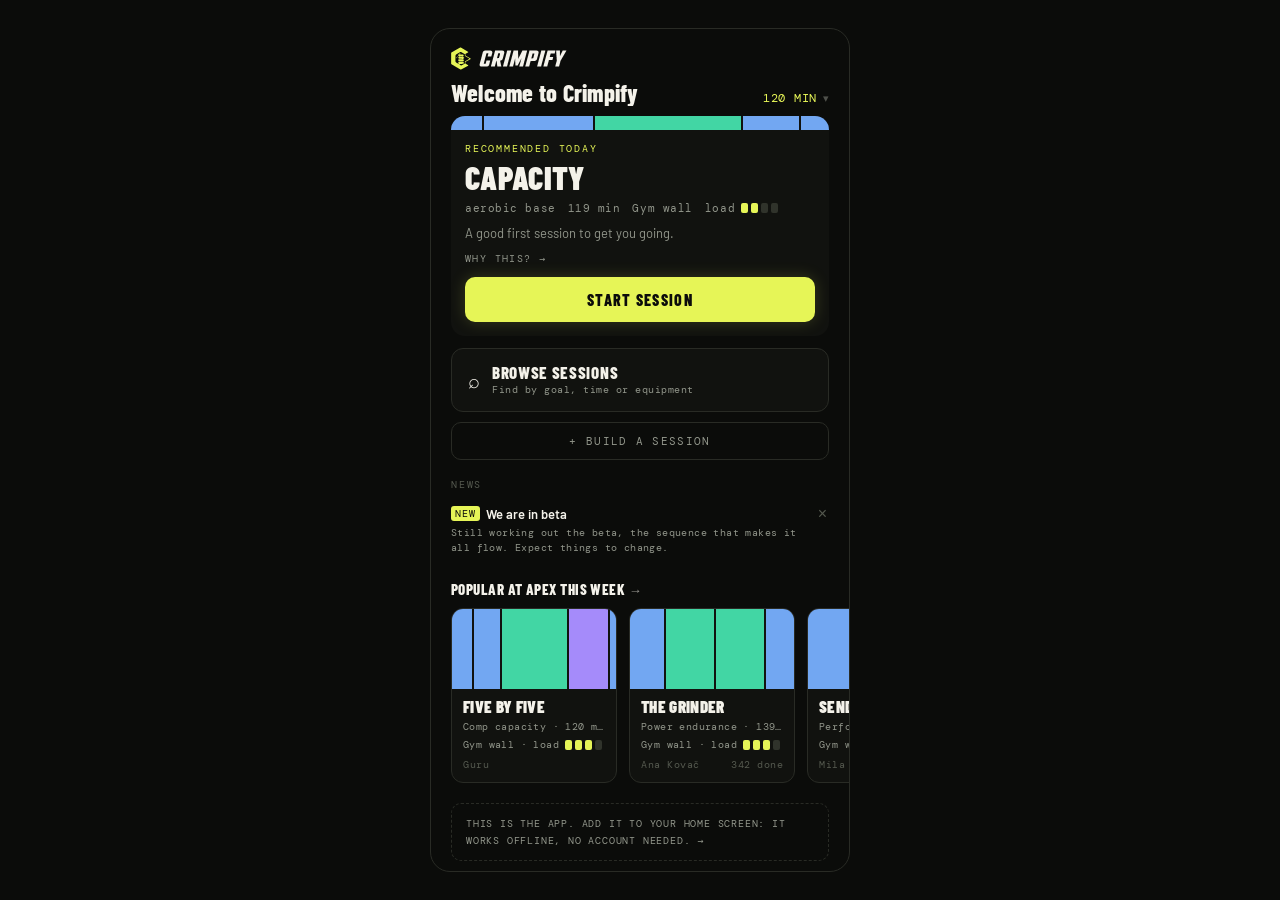
<file: index.html>
<!DOCTYPE html>
<html lang="en">
<head>
<meta charset="UTF-8">
<meta name="viewport" content="width=device-width, initial-scale=1.0, viewport-fit=cover">
<title>Crimpify — boulder sessions, built for you</title>
<meta name="description" content="Generate a tailored boulder training session in seconds. Train with timers, log how it felt and share the session with your climbing partners. Free, no account, works offline.">
<link rel="canonical" href="https://crimpify.com/">
<meta property="og:type" content="website">
<meta property="og:site_name" content="Crimpify">
<meta property="og:title" content="Crimpify — boulder sessions, built for you">
<meta property="og:description" content="Generate a tailored boulder session in seconds. Train, log and share with your climbing partners. Free, no account.">
<meta property="og:url" content="https://crimpify.com/">
<meta property="og:image" content="https://crimpify.com/og.png">
<meta property="og:image:width" content="1200">
<meta property="og:image:height" content="630">
<meta name="twitter:card" content="summary_large_image">
<meta name="twitter:title" content="Crimpify — boulder sessions, built for you">
<meta name="twitter:description" content="Generate a tailored boulder session in seconds. Train, log and share with your climbing partners.">
<meta name="twitter:image" content="https://crimpify.com/og.png">
<meta name="theme-color" content="#0B0C0A">
<meta name="mobile-web-app-capable" content="yes">
<meta name="apple-mobile-web-app-capable" content="yes">
<meta name="apple-mobile-web-app-status-bar-style" content="black-translucent">
<meta name="apple-mobile-web-app-title" content="Crimpify">
<link rel="apple-touch-icon" href="apple-touch-icon.png">
<link rel="icon" href="favicon.svg" type="image/svg+xml">
<link rel="icon" href="icon-192.png" type="image/png" sizes="192x192">
<link rel="manifest" href="manifest.json">
<link href="https://fonts.googleapis.com/css2?family=Barlow+Condensed:wght@700;800;900&family=DM+Mono:wght@400;500&family=Barlow:wght@400;500&display=swap" rel="stylesheet">
<link rel="stylesheet" href="style.css">
</head>
<body>

<svg style="display:none" aria-hidden="true">
<symbol id="cf-mark" viewBox="0 0 362 413"><g transform="translate(0,413) scale(1,-1)" fill="currentColor"><path d="M169.8 406.8 c-0.2 0 -0.8 -0.2 -1.2 -0.5 -0.2 0 -1 -0.2 -1.2 -0.2 -0.5 0 -0.8 -0.2 -1 -0.5 -0.2 0 -0.8 -0.5 -1 -0.8 -1 -0.2 -1.5 -0.8 -2.5 -1.2 -0.2 -0.2 -0.8 -0.5 -1 -0.5 -0.2 0 -0.8 -0.2 -0.8 -0.5 -0.2 -0.2 -0.8 -0.5 -1.2 -0.5 -0.2 0 -0.5 -0.2 -0.8 -0.5 0 0 -0.5 -0.5 -0.8 -0.8 -1 -0.2 -1.5 -0.5 -2.5 -1.2 -0.2 -0.2 -0.8 -0.5 -1 -0.5 -0.2 0 -0.5 -0.2 -0.8 -0.5 -0.2 -0.2 -0.5 -0.5 -0.8 -0.5 -0.2 0 -0.8 -0.2 -0.8 -0.5 -0.2 -0.2 -0.8 -0.5 -0.8 -0.5 -0.2 0 -0.8 -0.2 -0.8 -0.5 -0.2 -0.2 -0.8 -0.5 -1.2 -0.5 -0.2 0 -0.5 -0.2 -0.8 -0.5 -0.2 -0.2 -0.5 -0.5 -0.5 -0.5 -0.2 0 -0.8 -0.2 -1 -0.5 -0.5 -0.2 -0.8 -0.5 -1 -0.5 -0.2 0 -0.8 -0.2 -1 -0.5 -0.5 -0.2 -0.8 -0.5 -1 -0.5 -0.2 0 -0.5 -0.2 -0.8 -0.5 -0.2 -0.2 -0.8 -0.5 -1 -0.5 -0.2 0 -0.5 -0.2 -0.8 -0.5 -0.2 -0.2 -0.5 -0.5 -0.8 -0.5 -0.5 0 -0.8 -0.2 -1 -0.5 -0.2 0 -0.8 -0.5 -1 -0.8 -1.2 -0.5 -2 -0.8 -2.5 -1.2 -0.2 -0.2 -0.5 -0.5 -0.8 -0.5 -0.2 0 -0.8 -0.2 -0.8 -0.5 -0.2 -0.2 -0.8 -0.5 -1 -0.5 -0.2 0 -0.8 -0.2 -0.8 -0.5 -0.2 -0.2 -0.8 -0.5 -1 -0.5 -0.2 0 -0.5 -0.2 -0.8 -0.5 -0.2 -0.2 -0.8 -0.5 -1 -0.5 -0.2 0 -0.5 -0.2 -0.8 -0.5 -0.2 -0.2 -0.5 -0.5 -0.8 -0.5 -0.2 0 -0.5 -0.2 -0.8 -0.2 -0.5 -0.5 -1.2 -1 -2.8 -1.5 -0.2 -0.2 -0.8 -0.8 -1 -0.8 -0.2 -0.2 -0.5 -0.5 -1 -0.5 -0.2 0 -0.5 -0.2 -0.8 -0.5 -0.2 -0.2 -0.5 -0.5 -0.8 -0.5 -0.5 0 -0.8 -0.2 -1 -0.5 -0.2 0 -0.8 -0.5 -1 -0.8 -1.2 -0.5 -2 -0.8 -2.5 -1.2 -0.2 -0.2 -0.8 -0.5 -1 -0.5 -0.2 0 -0.5 -0.2 -0.8 -0.5 -0.2 -0.2 -0.5 -0.5 -0.8 -0.5 -0.2 0 -0.8 -0.2 -1 -0.5 -1 -0.5 -1.5 -1 -2.5 -1.2 -0.2 -0.2 -0.8 -0.8 -1 -0.8 -0.2 -0.2 -0.5 -0.5 -0.8 -0.5 -0.2 0 -0.5 -0.2 -0.8 -0.5 -0.2 0 -0.8 -0.5 -1 -0.8 -1 -0.2 -1.5 -0.8 -2.5 -1.2 -0.2 -0.2 -0.8 -0.5 -1 -0.5 -0.2 0 -0.8 -0.2 -0.8 -0.5 -0.2 -0.2 -0.8 -0.5 -1 -0.5 -0.2 0 -0.5 -0.2 -0.8 -0.5 -0.2 0 -0.8 -0.5 -1 -0.8 -1.2 -0.5 -2 -0.8 -2.5 -1.2 -0.2 -0.2 -0.5 -0.5 -0.8 -0.5 -0.2 0 -0.5 -0.2 -0.8 -0.5 -0.5 -0.5 -1.2 -0.8 -2.5 -1.2 -0.2 -0.2 -0.8 -0.8 -1 -0.8 -0.2 -0.2 -0.5 -0.5 -0.8 -0.5 -0.2 0 -0.8 -0.2 -0.8 -0.5 -0.2 -0.2 -0.8 -0.5 -1 -0.5 -0.2 0 -0.5 -0.2 -0.8 -0.2 -0.5 -0.5 -1.2 -1 -2.8 -1.5 -0.2 -0.2 -0.8 -0.8 -0.8 -0.8 -0.2 -0.2 -0.5 -0.5 -0.8 -0.5 -0.5 0 -1 -0.2 -1 -0.5 -0.2 -0.2 -0.8 -0.5 -1 -0.5 -0.2 0 -0.8 -0.2 -0.8 -0.5 -0.2 -0.2 -0.8 -0.5 -0.8 -0.5 -0.2 0 -0.5 -0.2 -1 -0.5 -0.2 -0.2 -0.8 -0.5 -1 -0.5 -0.2 0 -0.5 -0.2 -0.8 -0.5 -0.2 -0.2 -0.5 -0.5 -0.8 -0.5 -0.5 0 -0.8 -0.2 -1 -0.5 -0.2 0 -0.8 -0.5 -1 -0.8 -1.2 -0.5 -2 -0.8 -2.5 -1.2 -0.2 -0.2 -0.5 -0.5 -0.8 -0.5 -0.2 0 -0.5 -0.2 -0.8 -0.5 -0.2 0 -0.8 -0.5 -1 -0.8 -1.2 -0.5 -2 -0.8 -2.5 -1.2 -0.2 -0.2 -0.5 -0.5 -0.8 -0.5 -0.2 0 -0.5 -0.2 -0.8 -0.5 -0.2 0 -0.8 -0.5 -1 -0.8 -1.5 -0.5 -2.2 -1 -2.8 -1.5 -0.2 0 -0.5 -0.2 -0.8 -0.2 -0.2 0 -0.5 -0.2 -0.8 -0.5 -0.2 -0.2 -0.5 -0.5 -0.8 -0.5 -0.5 0 -0.8 -0.2 -1 -0.5 -0.2 0 -0.8 -0.5 -1 -0.8 -1.5 -0.5 -2 -1 -2.2 -1.2 -0.2 -0.2 -0.5 -0.5 -0.8 -0.5 -0.2 0 -2 -1 -2.8 -1.8 -0.2 0 -0.5 -0.2 -0.8 -0.2 -0.2 0 -0.5 -0.2 -0.8 -0.5 -0.2 -0.2 -0.8 -0.5 -1 -0.5 -0.2 0 -0.8 -0.2 -0.8 -0.5 -0.2 -0.2 -0.8 -0.5 -1 -0.5 -0.2 0 -0.8 -0.2 -1 -0.5 -0.5 -0.5 -1.2 -0.8 -2.5 -1.2 -0.2 -0.2 -0.8 -0.8 -0.8 -0.8 -0.2 -0.2 -0.5 -0.5 -0.8 -0.5 -0.2 0 -0.5 -0.2 -0.8 -0.2 -0.5 -0.5 -1.2 -1 -2.8 -1.5 -0.2 -0.2 -0.8 -0.8 -1 -0.8 -0.2 -0.2 -0.5 -0.5 -1 -0.5 -0.2 0 -0.5 -0.2 -0.8 -0.5 -0.2 -0.2 -0.5 -0.5 -0.8 -0.5 -0.2 0 -0.8 -0.2 -0.8 -0.5 -0.2 -0.2 -0.8 -0.5 -1 -0.5 0 0 -0.5 -0.2 -0.8 -0.5 -0.2 -0.2 -0.8 -0.5 -1 -0.5 -0.2 0 -0.5 -0.2 -0.8 -0.5 -0.2 -0.2 -0.5 -0.5 -0.8 -0.5 -0.2 0 -0.5 -0.2 -0.8 -0.2 -0.8 -0.8 -2.5 -1.8 -2.8 -1.8 -0.2 0 -0.5 -0.2 -0.8 -0.5 -0.2 -0.2 -0.5 -0.5 -0.8 -0.5 -0.5 0 -1 -0.2 -1 -0.5 -0.2 -0.2 -0.8 -0.5 -1 -0.5 -0.2 0 -0.8 -0.2 -1 -0.5 -0.2 -0.2 -0.5 -0.5 -0.8 -0.5 0 0 -0.5 -0.2 -0.8 -0.5 -0.2 -0.2 -0.8 -0.5 -1 -0.5 -0.2 0 -0.5 -0.2 -0.8 -0.5 -0.2 -0.2 -0.5 -0.5 -0.8 -0.5 -0.2 0 -0.8 -0.2 -0.8 -0.5 -0.2 -0.2 -0.8 -0.5 -1 -0.5 0 0 -0.5 -0.2 -0.8 -0.5 -0.2 -0.2 -0.8 -0.5 -1 -0.5 -0.2 0 -0.5 -0.2 -0.8 -0.5 -0.2 -0.2 -0.8 -0.5 -1 -0.5 0 0 -0.8 -0.5 -1.5 -1 -0.8 -0.5 -1.5 -1 -1.8 -1 -0.2 0 -4.5 -4 -5 -4.8 0 -0.5 -0.5 -1.2 -1 -2 l-0.8 -1.5 0 -98.5 0 -98.2 0.5 -0.8 c0.2 -0.5 0.5 -1 0.5 -1.2 0 -0.2 0.2 -0.8 0.5 -0.8 0.2 -0.2 0.5 -0.8 0.5 -1 0 -0.2 2.8 -3.2 3 -3.2 0.2 0 0.8 -0.5 1.5 -1 0.8 -0.5 1.2 -1 1.5 -1 0.2 0 0.5 -0.2 2 -1.5 0.5 -0.2 0.8 -0.5 1 -0.5 0.2 0 0.8 -0.5 1.5 -1 0.5 -0.5 1.2 -1 1.5 -1 0.5 0 0.8 -0.2 1 -0.5 0.2 -0.2 0.8 -0.5 0.8 -0.5 0.5 0 0.8 -0.2 2.2 -1.5 0.5 -0.2 0.8 -0.5 1 -0.5 0.2 0 0.5 -0.2 0.8 -0.5 0.5 -0.5 1.2 -0.8 2.5 -1.2 0.2 -0.2 0.8 -0.8 1 -0.8 0.2 -0.2 0.5 -0.5 0.8 -0.5 0 0 0.8 -0.5 1.5 -1 0.8 -0.5 1.5 -1 1.8 -1 0.2 0 0.5 -0.2 0.8 -0.5 0.2 -0.2 0.5 -0.5 0.8 -0.5 0.2 0 0.8 -0.2 1 -0.5 0.2 -0.2 0.8 -0.5 0.8 -0.5 0 0 0.5 -0.2 0.8 -0.5 0.2 -0.2 0.8 -0.5 1 -0.5 0.2 0 0.5 -0.2 0.8 -0.5 0 0 0.5 -0.5 0.8 -0.8 1.2 -0.5 2 -0.8 2.5 -1.2 0.2 -0.2 0.8 -0.5 1 -0.5 0.5 -0.2 0.8 -0.2 0.8 -0.5 0 -0.2 0.2 -0.5 0.8 -0.8 1.2 -0.5 2 -0.8 2.5 -1.2 0.2 -0.2 0.5 -0.5 0.8 -0.5 0.2 0 0.5 -0.2 0.8 -0.5 0.5 -0.5 1.2 -0.8 2.5 -1.2 0.2 -0.2 0.8 -0.8 0.8 -0.8 0.2 -0.2 0.5 -0.5 0.8 -0.5 0.2 0 0.8 -0.2 1.2 -0.5 1.5 -1.2 1.8 -1.5 2.2 -1.5 0.2 0 0.5 -0.2 0.8 -0.5 0.2 -0.2 0.5 -0.5 0.5 -0.5 0.2 0 0.8 -0.2 1 -0.5 0.5 -0.2 0.8 -0.5 1 -0.5 0.2 0 0.8 -0.2 0.8 -0.5 0.2 -0.2 0.8 -0.5 1 -0.5 0.2 0 0.5 -0.2 0.8 -0.5 0.2 -0.2 0.5 -0.5 0.8 -0.5 0.2 0 1 -0.5 1.8 -1 0.8 -0.5 1.2 -1 1.5 -1 0.2 0 0.5 -0.2 0.8 -0.5 0.5 -0.5 1.2 -0.8 2.5 -1.2 0.2 -0.2 0.8 -0.8 0.8 -0.8 0.2 -0.2 0.5 -0.5 0.8 -0.5 0.2 0 0.8 -0.2 1 -0.5 0.5 -0.5 1.2 -0.8 2.5 -1.2 0.2 -0.2 0.8 -0.8 1 -0.8 0.2 -0.2 0.5 -0.5 0.8 -0.5 0.2 0 0.5 -0.2 0.8 -0.5 0.2 0 0.8 -0.5 1 -0.8 1.2 -0.5 2 -0.8 2.5 -1.2 0.2 -0.2 0.5 -0.5 0.8 -0.5 0.2 0 0.8 -0.2 0.8 -0.5 0.2 -0.2 0.8 -0.5 0.8 -0.5 0.2 0 0.5 -0.2 0.8 -0.5 0.2 -0.2 0.8 -0.5 1 -0.5 0.2 0 0.5 -0.2 0.8 -0.5 0.2 -0.2 0.5 -0.5 0.8 -0.5 0.5 0 1 -0.2 1 -0.5 0.2 -0.2 0.8 -0.5 0.8 -0.5 0.2 0 0.8 -0.2 1 -0.5 0 -0.2 0.5 -0.5 0.8 -0.5 0.2 0 0.5 -0.2 0.8 -0.5 0.2 -0.2 0.5 -0.5 0.8 -0.5 0.2 0 0.8 -0.2 1 -0.5 0.2 -0.2 0.8 -0.5 0.8 -0.5 0 0 0.5 -0.2 0.8 -0.5 0.2 -0.2 0.8 -0.5 1 -0.5 0.2 0 0.5 -0.2 0.8 -0.5 0.2 -0.2 0.5 -0.5 0.8 -0.5 0.2 0 0.8 -0.2 0.8 -0.5 0.2 -0.2 0.8 -0.5 1 -0.5 0.2 0 0.5 0 0.8 -0.2 0 -0.2 0.5 -0.5 1 -0.8 0.2 0 0.8 -0.2 0.8 -0.5 0 0 0.5 -0.2 1 -0.5 0.2 -0.2 0.8 -0.5 0.8 -0.5 0 -0.2 0.2 -0.2 0.5 -0.5 0.5 0 1 -0.2 1.2 -0.5 0.2 -0.2 0.5 -0.5 0.8 -0.5 0.2 0 0.5 -0.2 0.8 -0.5 0 0 0.5 -0.5 0.8 -0.8 0.5 0 1.2 -0.5 1.8 -0.8 0.2 -0.2 1 -0.8 1.5 -0.8 0.2 -0.2 0.8 -0.5 1 -0.8 0 -0.2 0.5 -0.5 0.8 -0.8 1.2 -0.5 2 -0.8 2.5 -1.2 0.2 -0.2 0.8 -0.5 1 -0.5 0.2 0 0.5 -0.2 0.8 -0.5 0.2 -0.2 0.5 -0.5 0.8 -0.5 0.2 0 0.8 -0.2 1 -0.5 1 -0.5 1.5 -1 2.5 -1.2 0.2 -0.2 0.8 -0.8 1 -0.8 0.2 -0.2 0.5 -0.5 0.5 -0.5 0.5 0 0.8 -0.2 2.2 -1.5 0.5 -0.2 1 -0.5 1 -0.5 0.2 0 0.8 -0.2 1 -0.5 0.2 -0.2 0.5 -0.5 1 -0.5 0.2 0 0.8 -0.2 0.8 -0.5 0.2 -0.2 0.8 -0.5 0.8 -0.5 0.2 0 0.5 -0.2 0.8 -0.5 0.2 -0.2 0.8 -0.5 1 -0.5 0.2 0 0.5 -0.2 0.8 -0.5 0.2 -0.2 0.5 -0.5 0.8 -0.5 0.2 0 0.8 -0.2 1 -0.5 0.5 -0.5 1.2 -0.8 2.5 -1.2 0.5 -0.2 0.8 -0.5 0.8 -0.8 0 -0.2 0.2 -0.2 0.8 -0.5 0.2 0 0.8 -0.2 1 -0.5 0.5 -0.5 1.2 -0.8 2.5 -1.2 0.2 -0.2 0.8 -0.8 1 -0.8 0.2 -0.2 0.5 -0.5 0.8 -0.5 0.2 0 0.5 -0.2 0.8 -0.5 0.2 0 0.8 -0.5 1 -0.8 1.2 -0.5 1.8 -0.8 2.2 -1.2 0.2 -0.2 0.8 -0.5 1 -0.5 0.2 0 0.8 -0.2 1 -0.5 0.2 -0.2 0.5 -0.5 0.8 -0.5 0.2 0 0.5 -0.2 0.8 -0.2 0.8 -0.8 2.5 -1.8 2.8 -1.8 0.2 0 0.5 -0.2 0.8 -0.5 0.2 -0.2 0.5 -0.5 0.8 -0.5 0.5 0 0.8 -0.2 2.2 -1.5 0.5 -0.2 1 -0.5 1.2 -0.5 0.2 0 0.5 -0.2 0.8 -0.5 0.2 -0.2 0.5 -0.5 0.8 -0.5 0.2 0 0.8 -0.2 1.2 -0.5 1.5 -1.2 1.8 -1.5 2.2 -1.5 0.2 0 0.8 -0.2 1 -0.5 0 -0.2 0.5 -0.5 0.8 -0.5 0.2 0 0.5 -0.2 0.8 -0.5 0.2 0 0.8 -0.5 1 -0.8 0.5 0 1 -0.2 1.2 -0.5 0.2 -0.2 0.8 -0.2 1 -0.5 0.2 -0.2 0.8 -0.5 1.2 -0.5 0.2 -0.2 0.8 -0.8 1 -0.8 0.2 -0.2 0.5 -0.5 0.8 -0.5 0.5 0 1 -0.2 1.2 -0.5 0.2 -0.2 1 -0.5 1.5 -0.5 0.5 0 1.2 -0.2 1.8 -0.5 1.5 -0.5 4 -0.8 5.5 0 1 0.2 2 0.5 2.5 0.5 0.2 0 1 0.2 1.2 0.5 0.5 0.2 1.8 1 3.5 1.8 0.2 0.2 1 0.5 1.8 0.8 0.5 0.5 1 0.8 1.2 1 1 0.2 1.2 0.5 2.8 1.2 0.2 0.2 0.8 0.5 1.2 0.8 0.5 0 1 0.5 1.2 0.8 0.2 0 0.5 0.2 0.8 0.2 0.2 0 0.8 0.2 1 0.5 0 0.2 0.5 0.5 1 0.5 0.2 0 0.8 0.2 1 0.5 0 0.2 0.5 0.5 1 0.5 0.2 0 0.8 0.2 1 0.5 0 0.2 0.5 0.5 0.8 0.5 0.2 0 0.8 0.2 1 0.5 0 0.2 0.8 0.5 1 0.5 0.5 0 0.8 0.2 1 0.5 0.2 0.2 0.5 0.5 0.8 0.5 0.5 0 1 0.2 1.2 0.5 0 0.2 0.5 0.5 1 0.5 0.2 0 0.8 0.2 1 0.5 0 0.2 0.5 0.5 1 0.5 0.2 0 0.5 0.2 0.8 0.5 0.2 0 0.8 0.5 1 0.8 0.5 0 1 0.2 1.2 0.5 0.2 0 0.8 0.2 1 0.5 0.5 0.2 0.8 0.2 2 1 0.2 0.2 0.8 0.5 1.2 0.8 0.5 0 1 0.5 1.2 0.8 0.2 0 0.5 0.2 0.8 0.2 0.2 0 0.5 0.2 1 0.5 0.2 0.2 0.8 0.5 1 0.5 0.2 0 0.5 0.2 0.8 0.2 0 0.2 0.5 0.5 1 0.8 0.5 0.2 1 0.5 1 0.8 0.2 0 0.5 0.2 0.8 0.2 0.5 0 0.8 0.2 1 0.5 0.2 0 0.8 0.5 1 0.8 1.5 0.5 2.2 1 2.8 1.5 0.2 0 0.5 0.2 0.8 0.2 0.2 0 0.5 0.2 1 0.5 0.2 0.2 0.8 0.5 1 0.5 0.2 0 0.8 0.2 1 0.5 0 0.2 0.5 0.5 0.8 0.5 0.2 0 0.8 0.2 1 0.5 0.2 0.2 0.5 0.5 0.8 0.5 0.2 0 0.5 0.2 0.8 0.2 0.2 0.2 0.8 0.8 1.2 0.8 0.5 0.2 1 0.5 1.2 0.8 1.2 0.5 1.5 0.8 2 1 0.2 0.2 1 0.5 1.2 0.8 0.2 0.2 0.8 0.5 1 0.5 0.2 0 0.5 0.2 0.8 0.5 0.2 0.2 0.5 0.5 1 0.5 0.2 0 0.8 0.2 1 0.5 0.2 0.2 0.5 0.5 1 0.5 0.2 0 0.5 0.2 0.8 0.5 0.2 0 0.8 0.5 1 0.8 1.5 0.5 2.2 1 2.8 1.5 0.2 0 0.5 0.2 0.8 0.2 0.2 0 0.8 0.2 1 0.5 0 0.2 0.5 0.5 1 0.5 0.2 0 0.5 0.2 0.8 0.5 0.2 0.2 0.5 0.5 0.8 0.5 0.5 0 1 0.2 1.2 0.5 0 0.2 0.5 0.5 1 0.5 0.2 0 0.8 0.2 1 0.5 0 0.2 0.5 0.5 0.8 0.5 0.2 0 0.8 0.2 1 0.5 0 0.2 0.5 0.5 0.8 0.5 0.2 0 0.5 0.2 1 0.5 0.2 0.2 0.8 0.5 1 0.5 0.2 0 0.5 0.2 1 0.5 0.2 0.2 0.8 0.5 0.8 0.5 0.2 0 0.8 0.2 1 0.5 0.2 0.2 0.8 0.5 1 0.5 0.2 0 0.5 0.2 0.8 0.5 0.2 0.2 0.8 0.5 1 0.5 0.2 0 0.8 0.2 1 0.5 0 0.2 0.5 0.5 0.8 0.5 0.2 0 0.8 0.2 1 0.5 0.5 0.5 1.2 0.8 2.5 1.2 0.2 0.2 0.8 0.8 1 0.8 0.2 0.2 0.5 0.5 0.8 0.5 0.2 0 0.8 0.2 1 0.5 0.2 0.2 0.8 0.5 1 0.5 0.5 0 0.8 0.2 1 0.5 0.2 0.2 0.5 0.5 0.8 0.5 0.2 0 0.8 0.2 1 0.5 0.5 0.2 1.2 0.8 2.2 1.2 0.2 0.2 1 0.5 1.2 0.8 0.2 0.2 0.8 0.5 1 0.5 0.2 0 0.8 0.2 1 0.5 0 0.2 0.5 0.5 1 0.5 0.2 0 0.5 0.2 0.8 0.5 0.2 0.2 0.5 0.5 0.8 0.5 0.5 0 1 0.2 1.2 0.5 0 0.2 0.5 0.5 0.8 0.5 0 0 0.5 0.2 0.8 0.5 0.5 0.2 1 0.5 1.2 0.5 0.2 0 0.8 0.2 1 0.5 0 0.2 0.5 0.5 0.8 0.5 0.2 0 0.5 0.2 1 0.5 0.2 0.2 0.8 0.5 0.8 0.5 0.2 0 0.8 0.2 1 0.5 0 0.2 0.5 0.5 0.8 0.5 0.2 0 0.8 0.2 1 0.5 0.2 0.2 0.8 0.5 1 0.5 0.2 0 0.5 0.2 0.8 0.5 0.2 0 0.8 0.5 1 0.8 0.5 0 1 0.2 1.2 0.5 0.2 0.2 0.8 0.2 1 0.5 0.2 0.2 0.8 0.5 1.2 0.5 0.2 0.2 0.8 0.8 0.8 0.8 0.2 0.2 0.5 0.5 0.8 0.5 0.8 0 3.5 2.5 4.5 4 1 1 1 2.8 0.2 3.5 -0.2 0.5 -0.5 0.8 -0.5 0.8 0 0.5 -1.5 2.5 -2 2.8 -0.8 0.2 -1 0.8 -1.8 1.5 -0.5 0.2 -1 0.5 -1.2 0.5 -0.5 0.2 -0.8 0.2 -0.8 0.5 0 0 -0.2 0.2 -0.8 0.5 -0.5 0.2 -0.8 0.5 -0.8 0.5 0 0 -0.5 0.2 -0.8 0.5 -0.5 0.2 -1 0.5 -1 0.5 0 0.2 -0.8 0.8 -2.2 1.2 -0.2 0.2 -0.8 0.8 -1 0.8 -0.2 0.2 -0.5 0.5 -0.8 0.5 -0.2 0 -0.8 0.2 -1 0.5 -0.2 0.2 -1.2 1 -2.5 1.5 -0.2 0 -0.5 0.5 -0.8 0.5 -0.2 0.2 -0.5 0.5 -1 0.5 -0.2 0 -0.5 0.2 -0.8 0.5 -0.2 0.2 -0.5 0.5 -0.5 0.5 -0.2 0 -0.8 0.2 -1 0.5 0 0.2 -0.5 0.5 -0.8 0.5 0 0 -0.5 0.2 -0.8 0.5 0 0.2 -0.5 0.5 -0.8 0.5 -0.2 0 -1 0.5 -1.8 1 -0.8 0.5 -1.5 1 -1.5 1 -0.2 0 -0.5 0.2 -0.8 0.5 -0.5 0.5 -1.2 0.8 -2.5 1.2 -0.2 0.2 -0.8 0.8 -1 0.8 -0.2 0.2 -0.5 0.5 -0.8 0.5 -0.2 0 -0.5 0.2 -0.8 0.5 -0.5 0.5 -1.2 0.8 -2.5 1.2 -0.2 0.2 -0.8 0.8 -0.8 0.8 -0.2 0.2 -0.5 0.5 -0.8 0.5 -0.2 0 -2 1 -2.8 1.8 -0.2 0 -0.5 0.2 -0.8 0.2 -0.2 0 -0.5 0.2 -0.8 0.5 0 0 -0.5 0.5 -0.8 0.8 -1.2 0.5 -2 0.8 -2.5 1.2 -0.2 0.2 -0.8 0.5 -1 0.8 -0.2 0 -1 0.5 -1.5 0.8 -0.8 0.5 -1.5 0.8 -1.8 1 -0.2 0 -0.5 0.5 -0.5 0.5 0 0.2 -0.2 0.8 -0.5 1 -0.2 0 -0.5 0.5 -0.5 0.8 0 0 -0.2 0.5 -0.5 0.8 -0.8 0.8 -0.8 23 0 24.8 0.2 0.5 0.5 1 0.5 1.2 0 0.5 2.2 3 2.8 3 0 0 0.2 0.2 0.5 0.5 0.2 0.2 0.8 0.5 1 0.5 0.2 0 0.8 0.2 1 0.5 0 0.2 0.5 0.5 0.8 0.5 0.2 0 0.8 0.2 0.8 0.5 0.2 0.2 0.8 0.5 1.2 0.5 0.2 0 0.8 0.2 1 0.5 0 0.2 0.5 0.5 0.8 0.5 0.2 0 0.8 0.2 1 0.5 0 0.2 0.5 0.5 0.8 0.5 0 0 0.5 0.2 0.8 0.5 0 0.2 0.5 0.5 0.8 0.5 0.2 0 0.8 0.2 0.8 0.5 0.2 0.2 0.8 0.5 1 0.5 0.2 0 0.5 0.2 0.8 0.2 0.5 0.5 1.2 1 2.8 1.8 0.5 0 1 0.5 1.2 0.8 0.2 0 0.5 0.2 0.8 0.2 0.2 0 0.8 0.2 1 0.5 0 0.2 0.5 0.5 0.8 0.5 0.2 0 0.8 0.2 1 0.5 0 0.2 0.5 0.5 0.8 0.5 0.2 0 0.8 0.2 1 0.5 1 0.5 1.5 1 2.5 1.2 0.2 0.2 0.8 0.8 1 0.8 0.2 0.2 0.5 0.5 0.8 0.5 0.2 0 0.8 0.2 1 0.5 0.2 0.2 0.5 0.5 1 0.5 0.2 0 0.8 0.2 1 0.5 0 0.2 0.5 0.5 0.8 0.5 0.2 0 0.8 0.2 1 0.5 1 0.5 1.5 1 2.5 1.2 0.2 0.2 0.8 0.8 1 0.8 0.2 0.2 0.5 0.5 1 0.5 0.2 0 0.5 0.2 0.8 0.5 0.2 0.2 0.5 0.5 0.8 0.5 0.2 0 0.8 0.2 1 0.5 0.5 0.5 1.2 0.8 2.5 1.2 0.2 0.2 0.8 0.8 1 0.8 0.2 0.2 0.5 0.5 0.8 0.5 0.2 0 0.8 0.2 1 0.5 0 0.2 0.5 0.5 1 0.5 0.2 0 0.8 0.2 1 0.5 0 0.2 0.5 0.5 0.8 0.5 0 0 0.5 0.2 0.8 0.5 0.5 0.2 0.8 0.5 1 0.5 0.2 0 0.8 0.2 0.8 0.5 0.2 0.2 0.8 0.5 1 0.5 0.2 0 0.5 0.2 0.8 0.5 0.2 0.2 0.5 0.5 0.8 0.5 0.2 0 0.5 0.2 0.8 0.2 0.2 0.5 1 0.8 2.5 1.5 0.2 0.2 1 0.5 1.2 0.8 0.2 0.2 0.8 0.5 1 0.5 0.2 0 0.5 0.2 0.8 0.5 0.2 0.2 0.5 0.5 0.8 0.5 0.2 0 0.8 0.2 1 0.5 0.5 0.2 1.2 0.8 2.2 1.2 0.2 0.2 1 0.5 1.2 0.8 0.2 0.2 0.8 0.5 1 0.5 0.2 0 0.5 0.2 0.8 0.5 0.2 0.2 0.5 0.5 0.8 0.5 0.5 0 0.8 0.2 1 0.5 0.2 0 0.8 0.5 1 0.8 1.2 0.5 2 0.8 2.5 1.2 0.2 0.2 0.8 0.5 1 0.5 0.2 0 0.5 0.2 0.8 0.5 0.2 0.2 0.5 0.5 0.8 0.5 0.2 0 0.8 0.2 1 0.5 0.2 0.2 0.5 0.5 0.8 0.5 0 0 0.5 0.2 0.8 0.5 0.2 0.2 0.8 0.5 1 0.5 0.2 0 0.8 0.2 1 0.5 0 0.2 0.5 0.5 1 0.5 0.2 0 0.5 0.2 0.8 0.5 0.2 0.2 0.5 0.5 0.8 0.5 0.2 0 0.8 0.2 1 0.5 0 0.2 0.5 0.5 0.8 0.5 0.2 0 0.5 0.2 1 0.5 0.2 0.2 0.8 0.5 1 0.5 0 0 0.2 0.2 0.5 0.5 0.2 0.2 0.5 0.5 0.8 0.5 0.5 0 0.8 0.2 1 0.5 0.2 0 0.8 0.5 1 0.8 3 1.2 5.2 4.2 5.2 6.2 0 1.5 -1.8 4.5 -2.8 4.5 0 0 -0.2 0.2 -0.5 0.5 -0.2 0.2 -0.8 0.5 -1 0.5 -0.2 0 -0.5 0.2 -0.8 0.5 0 0 -0.5 0.5 -0.8 0.8 -1.5 0.5 -2 1 -2.2 1.2 -0.2 0.2 -0.5 0.5 -0.8 0.5 -0.2 0 -0.5 0.2 -0.8 0.2 -0.2 0.2 -0.8 0.8 -1.2 0.8 -1.2 0.8 -2 1 -2.5 1.5 -0.2 0.2 -0.5 0.5 -0.8 0.5 -0.2 0 -0.8 0.2 -1 0.5 0 0.2 -0.5 0.5 -0.8 0.5 0 0 -0.2 0.2 -0.5 0.2 0 0.2 -0.2 0.5 -0.5 0.8 -0.5 0 -0.8 0.2 -1 0.5 -0.5 0.5 -1.2 0.8 -2.5 1.2 -0.2 0.2 -0.8 0.8 -1 0.8 -0.2 0.2 -0.5 0.5 -0.8 0.5 -0.2 0 -0.5 0.2 -0.8 0.5 -0.2 0 -0.8 0.5 -1 0.8 -1.2 0.5 -2 0.8 -2.5 1.2 -0.2 0.2 -0.8 0.5 -1 0.5 -0.2 0 -0.5 0.2 -0.8 0.5 -0.2 0.2 -0.5 0.5 -0.8 0.5 -0.2 0 -0.8 0.2 -1 0.5 -1 0.8 -1.5 1 -2.5 1.2 -0.2 0.2 -0.8 0.8 -0.8 0.8 -0.2 0.2 -0.5 0.5 -0.8 0.5 -0.5 0 -0.8 0.2 -1 0.5 -0.2 0 -0.8 0.5 -1 0.8 -1.5 0.5 -2.2 1 -2.2 1.2 0 0.2 -0.2 0.5 -0.8 0.8 -1.2 0.5 -2 0.8 -2.5 1.2 -0.2 0.2 -0.5 0.5 -0.8 0.5 -0.2 0 -0.5 0.2 -0.8 0.5 -0.2 0 -0.8 0.5 -1 0.8 -1.2 0.5 -2 0.8 -2.5 1.2 -0.2 0.2 -0.5 0.5 -0.8 0.5 -0.2 0 -0.8 0.5 -1.5 1 -0.8 0.5 -1.5 1 -1.8 1 -0.2 0 -0.5 0.2 -0.8 0.5 -0.2 0.2 -0.5 0.5 -0.8 0.5 -0.2 0 -0.5 0.2 -0.8 0.2 -0.8 0.8 -2.5 1.8 -2.8 1.8 -0.2 0 -0.5 0.2 -0.8 0.5 -0.2 0.2 -0.8 0.8 -2.2 1.2 -0.5 0.2 -0.8 0.5 -0.8 0.8 0 0.2 -0.2 0.2 -0.8 0.5 -0.2 0 -0.8 0.2 -1 0.5 -0.5 0.5 -1.2 0.8 -2.5 1.2 -0.2 0.2 -0.8 0.8 -0.8 0.8 -0.2 0.2 -0.5 0.5 -0.8 0.5 -0.2 0 -0.8 0.2 -1 0.5 -0.2 0.2 -0.8 0.5 -1 0.5 -0.2 0.2 -0.5 0.2 -0.5 0.5 0 0 -0.5 0.2 -0.8 0.5 -0.5 0.2 -1 0.5 -1 0.8 -0.2 0 -0.5 0.2 -0.8 0.2 -0.2 0 -0.8 0.2 -0.8 0.5 -0.2 0.2 -0.8 0.5 -1 0.5 0 0 -0.5 0.2 -0.8 0.5 0 0.2 -0.5 0.5 -0.8 0.5 -0.2 0 -0.5 0.2 -0.8 0.5 -0.5 0.5 -1.2 0.8 -2.5 1.2 -0.2 0.2 -0.8 0.8 -1 0.8 -0.2 0.2 -0.5 0.5 -0.8 0.5 -0.2 0 -0.8 0.5 -1.5 1 -0.8 0.5 -1.2 1 -1.5 1 -0.2 0 -0.5 0.2 -0.8 0.5 -0.5 0.5 -1.2 0.8 -2.5 1.2 -0.2 0.2 -0.8 0.8 -0.8 0.8 -0.2 0.2 -0.5 0.5 -0.8 0.5 -0.2 0 -0.8 0.2 -1 0.5 -0.5 0.5 -1.2 0.8 -2.5 1.2 -0.2 0.2 -0.8 0.8 -0.8 0.8 -0.2 0.2 -0.2 0.5 -0.5 0.5 -0.2 0 -2.2 1.2 -3 2 -1.5 2 -1.5 1.2 -1.5 14 l0 11.5 0.8 1.2 c0.2 0.5 0.8 1.2 1 1.2 0.5 0 0.8 0.5 1 0.5 0.2 0.2 0.5 0.5 0.5 0.5 0.2 0 0.8 0.2 0.8 0.5 0.2 0.2 0.8 0.5 1 0.5 0.2 0 0.5 0.2 0.8 0.5 0.5 0.5 1.2 0.8 2.5 1.2 0.2 0.2 0.8 0.8 1 0.8 0.2 0.2 0.5 0.5 0.8 0.5 0.2 0 0.8 0.2 1 0.5 0.2 0.2 0.5 0.5 0.8 0.5 0.5 0 0.8 0.2 2.2 1.5 0.5 0.2 1 0.5 1.2 0.5 0.2 0 0.5 0.2 0.8 0.5 0.2 0.2 0.5 0.5 1 0.5 0.5 0 0.8 0.2 1 0.5 0.2 0.2 0.5 0.5 0.8 0.5 0.5 0 0.8 0.2 1 0.5 0.2 0 0.8 0.5 1 0.8 1.2 0.5 2 0.8 2.5 1.2 0.2 0.2 0.5 0.5 0.8 0.5 0.2 0 0.8 0.2 1 0.5 0.2 0.2 0.5 0.5 0.8 0.5 0.2 0 0.8 0.2 1 0.5 0.5 0.5 1.2 0.8 2.5 1.2 0.2 0.2 0.8 0.8 1 0.8 0.2 0.2 0.5 0.5 0.8 0.5 0.5 0 1 0.2 1.2 0.5 0 0.2 0.5 0.5 0.8 0.5 0.2 0 0.5 0.2 0.8 0.5 0.2 0 0.8 0.5 1 0.8 1 0.2 1.5 0.8 2.5 1.2 0.2 0.2 0.8 0.5 1 0.5 0.2 0 0.5 0.2 0.8 0.5 0.2 0.2 0.5 0.5 0.8 0.5 0.2 0 0.5 0.2 0.8 0.2 0.8 0.5 2.2 1.8 3 1.8 0.2 0.2 0.5 0.5 0.5 0.5 0 0.2 0.8 0.8 2.2 1.2 0.2 0.2 0.8 0.8 0.8 0.8 0.2 0.2 0.2 0.5 0.5 0.5 0.5 0 2.5 1.5 3.5 2.8 1.8 2 1.2 6.5 -1 7.2 -0.5 0.2 -0.8 0.5 -1.8 1.2 -0.5 0.5 -1.5 1.2 -2.8 1.8 -0.2 0 -0.5 0.5 -0.8 0.5 -0.2 0.2 -0.5 0.5 -1 0.5 -0.2 0 -0.5 0.2 -0.8 0.5 -0.2 0.2 -0.8 0.8 -2.2 1.2 -0.2 0.2 -0.8 0.5 -0.8 0.8 -0.2 0.2 -0.8 0.5 -1 0.8 -1.2 0.5 -2 0.8 -2.5 1.2 -0.2 0.2 -0.5 0.5 -0.8 0.5 -0.2 0 -0.5 0.2 -0.8 0.5 0 0 -0.5 0.5 -0.8 0.8 -1.2 0.5 -2 0.8 -2.5 1.2 -0.2 0.2 -0.8 0.5 -1 0.5 -0.2 0 -0.5 0.2 -0.8 0.5 0 0 -0.5 0.5 -0.8 0.8 -1.2 0.5 -2 0.8 -2.5 1.2 -0.2 0.2 -0.8 0.5 -1 0.5 -0.2 0 -0.5 0.2 -0.8 0.5 0 0 -0.5 0.5 -0.8 0.8 -1.2 0.5 -2 0.8 -2.5 1.2 -0.2 0.2 -0.8 0.5 -1 0.5 -0.2 0 -0.5 0.2 -0.8 0.5 -0.2 0.2 -0.5 0.5 -0.8 0.5 -0.5 0 -0.8 0.2 -2.2 1.5 -0.5 0.2 -0.8 0.5 -1 0.5 -0.2 0 -0.5 0.2 -0.8 0.5 -0.5 0.5 -1.2 0.8 -2.5 1.2 -0.2 0.2 -0.8 0.8 -0.8 0.8 -0.2 0.2 -0.5 0.5 -0.8 0.5 -0.2 0 -0.8 0.2 -1.2 0.5 -1.5 1.2 -1.8 1.5 -2.2 1.5 -0.2 0 -0.5 0.2 -0.8 0.5 -0.2 0.2 -0.5 0.5 -0.8 0.5 -0.2 0 -0.5 0.2 -0.8 0.2 -0.2 0.2 -0.8 0.8 -1.2 0.8 -1.2 0.8 -2 1 -2.5 1.5 -0.2 0.2 -0.5 0.5 -0.8 0.5 -0.2 0 -0.5 0.2 -0.8 0.5 -0.2 0 -0.8 0.5 -1 0.8 -1.5 0.5 -2 1 -2.2 1.2 -0.2 0.2 -0.5 0.5 -0.8 0.5 -0.2 0 -0.8 0.2 -1 0.5 -0.5 0.2 -0.8 0.5 -1 0.5 0 0 -0.5 0.2 -0.5 0.5 -0.2 0.2 -0.8 0.5 -1 0.5 -0.2 0 -0.5 0.2 -0.8 0.5 -0.2 0.2 -0.5 0.5 -0.8 0.5 -0.2 0 -0.8 0.2 -1 0.5 -0.2 0.2 -1 0.5 -1.2 0.8 -1 0.5 -1.8 1 -2.2 1.2 -0.2 0.2 -0.8 0.5 -1 0.5 -0.2 0 -0.5 0.2 -0.8 0.5 -0.2 0.2 -0.5 0.5 -0.8 0.5 -0.5 0 -0.8 0.2 -2.2 1.5 -0.5 0.2 -1 0.5 -1.2 0.5 -0.2 0 -0.5 0.2 -0.8 0.5 -0.2 0.2 -0.5 0.5 -0.8 0.5 -0.5 0 -0.8 0.2 -2.2 1.5 -0.2 0.2 -1 0.5 -1.2 0.5 -0.5 0.2 -0.8 0.2 -0.8 0.5 0 0.2 -0.2 0.5 -0.8 0.8 -1.2 0.5 -2 0.8 -2.5 1.2 -0.2 0.2 -0.8 0.5 -1 0.5 -0.2 0 -0.5 0.2 -0.8 0.5 -0.2 0.2 -0.5 0.5 -0.8 0.5 -0.2 0 -1 0.5 -1.8 1 -0.8 0.5 -1.5 1 -1.5 1 -0.2 0 -0.5 0.2 -0.8 0.5 -0.2 0 -0.8 0.5 -1 0.8 -1.2 0.5 -2 0.8 -2.5 1.2 -0.2 0.2 -0.5 0.5 -0.8 0.5 -0.2 0 -0.5 0.2 -0.8 0.5 -0.5 0.5 -1.2 0.8 -2.5 1.2 -0.2 0.2 -0.8 0.8 -1 0.8 -0.2 0.2 -0.5 0.5 -1 0.5 -0.2 0 -0.5 0.2 -0.8 0.5 0 0 -0.5 0.5 -0.8 0.8 -1.5 0.5 -2 1 -2.2 1.2 -0.2 0.2 -0.5 0.5 -0.8 0.5 -0.2 0 -2 1 -2.8 1.8 -0.2 0 -0.5 0.2 -0.8 0.2 -0.2 0 -0.5 0.2 -0.8 0.5 0 0 -0.5 0.5 -0.8 0.8 -1.2 0.5 -2 0.8 -2.5 1.2 -0.2 0.2 -0.5 0.5 -0.8 0.5 -0.2 0 -0.8 0.2 -0.8 0.5 -0.2 0.2 -0.8 0.5 -1 0.5 -0.5 0 -0.8 0.2 -2.2 1.5 -0.5 0.2 -0.8 0.5 -1 0.5 -0.2 0 -0.5 0.2 -0.8 0.5 -0.2 0 -0.8 0.5 -1 0.8 -1.2 0.5 -2 0.8 -2.5 1.2 -0.2 0.2 -0.8 0.5 -1 0.5 -0.2 0 -0.5 0.2 -0.8 0.5 -0.2 0.2 -0.5 0.5 -0.8 0.5 -0.2 0 -1 0.5 -1.8 1 -0.8 0.5 -1.5 1 -1.8 1 -0.2 0 -0.5 0.2 -0.8 0.5 0 0 -0.5 0.5 -0.8 0.8 -0.5 0 -1 0.2 -1.2 0.5 -0.2 0.2 -0.8 0.2 -1 0.5 -0.2 0.2 -0.8 0.5 -1.2 0.5 -0.2 0.2 -0.8 0.8 -0.8 0.8 -0.2 0.2 -0.5 0.5 -0.8 0.5 -0.5 0 -1 0.2 -1 0.5 -0.2 0.2 -0.8 0.5 -1 0.5 -0.2 0 -0.8 0.2 -1 0.5 -0.5 0.2 -0.8 0.5 -1 0.5 -0.2 0 -0.8 0.2 -1.2 0.5 -1 0.5 -6.2 0.8 -7.2 0.2z m8.2 -81.2 c0.2 -0.2 0.5 -0.5 1 -0.5 0.5 0 0.8 -0.2 1 -0.5 0.2 -0.2 0.5 -0.5 1 -0.5 0.5 0 0.8 -0.2 1 -0.5 0.2 -0.2 0.5 -0.5 1 -0.5 0.5 0 0.8 -0.2 1 -0.5 0.2 -0.2 0.5 -0.5 1 -0.5 0.5 0 0.8 -0.2 1 -0.5 0 0 0.5 -0.5 0.8 -0.8 1.5 -0.5 2 -1 2.2 -1.2 0.2 -0.2 0.5 -0.5 1 -0.5 0.5 0 0.8 -0.2 1 -0.5 0.2 -0.2 0.5 -0.5 1 -0.5 0.5 0 0.8 -0.2 1 -0.5 0.2 -0.2 0.5 -0.5 1 -0.5 0.5 0 1 -0.2 1.5 -1 0.5 -0.8 1 -1 1.5 -1 0.5 0 0.8 -0.2 1 -0.5 0.2 -0.2 0.5 -0.5 1 -0.5 0.5 0 1 -0.2 1.5 -1 0.5 -0.8 1 -1 1.5 -1 0.5 0 0.8 -0.2 1 -0.5 0.2 -0.2 0.5 -0.5 1 -0.5 0.5 0 0.8 -0.2 1 -0.5 0.2 -0.2 0.5 -0.5 1 -0.5 0.5 0 1 -0.2 1.5 -1 0.5 -0.8 1 -1 1.5 -1 0.5 0 0.8 -0.2 1 -0.5 0.2 -0.2 0.5 -0.5 1 -0.5 0.5 0 0.8 -0.2 1 -0.5 0.2 -0.2 0.5 -0.5 1 -0.5 0.5 0 0.8 -0.2 1 -0.5 0.2 -0.2 0.5 -0.5 0.8 -0.5 0.5 0 1 -0.5 1.8 -1 0.5 -0.5 1.2 -1 1.5 -1 0.5 0 0.8 -0.2 1 -0.5 0.2 -0.2 0.5 -0.5 1 -0.5 0.5 0 0.8 -0.2 1 -0.5 0.2 -0.2 0.5 -0.5 0.8 -0.5 0.5 0 1.2 -0.5 2.2 -1.5 0.2 -0.2 0.8 -0.5 1 -0.5 0.5 0 0.8 -0.2 1 -0.5 0.2 -0.2 0.5 -0.5 1 -0.5 0.5 0 0.8 -0.2 1 -0.5 0.2 -0.2 0.5 -0.5 0.8 -0.5 0.5 0 1 -0.5 1.8 -1 0.5 -0.5 1.2 -1 1.5 -1 0.5 0 0.8 -0.2 1 -0.5 0.2 -0.2 0.5 -0.5 1 -0.5 0.5 0 0.8 -0.2 1 -0.5 0.2 -0.2 0.5 -0.5 0.5 -0.5 0.2 0 0.5 -0.2 0.8 -0.5 0.2 -0.2 0.8 -0.5 1 -0.5 0.2 0 0.5 -0.2 0.8 -0.5 0.2 -0.2 0.5 -0.5 1 -0.5 0.5 0 0.8 -0.2 1 -0.5 0.2 -0.2 0.5 -0.5 1 -0.5 0.5 0 0.8 -0.2 1 -0.5 0.2 -0.2 0.5 -0.5 0.8 -0.5 0.5 0 1 -0.5 1.8 -1 0.5 -0.5 1.2 -1 1.5 -1 0.5 0 0.8 -0.2 1 -0.5 0.2 -0.2 0.5 -0.5 1 -0.5 0.5 0 1.2 -0.5 2.5 -2 l0.5 -0.8 0 -12.8 c0 -12.2 0 -12.8 0.5 -13.2 0.2 -0.8 0.5 -1.2 0.5 -2.2 l0 -1.5 1.8 -1.8 c1.2 -1.2 2 -1.8 2.2 -1.8 0.5 0 0.8 -0.2 1 -0.5 0.2 -0.2 0.5 -0.5 0.5 -0.5 0.2 0 0.8 -0.2 1 -0.5 0 -0.2 0.5 -0.5 0.8 -0.5 0.2 0 0.5 -0.2 0.8 -0.5 0.2 -0.2 0.5 -0.5 1 -0.5 0.5 0 0.8 -0.2 1 -0.5 0.2 -0.2 0.8 -0.8 2.2 -1.2 0.2 -0.2 0.8 -0.8 0.8 -0.8 0.2 -0.2 0.5 -0.5 1 -0.5 0.5 0 1 -0.2 1.5 -1 0.5 -0.8 1 -1 1.5 -1 0.5 0 0.8 -0.2 1 -0.5 0.2 -0.2 0.5 -0.5 1 -0.5 0.2 0 1 -0.5 1.5 -1 0.8 -0.5 1.2 -1 1.8 -1 0.2 0 0.5 -0.2 0.8 -0.5 0.2 -0.2 0.5 -0.5 1 -0.5 0.5 0 1 -0.2 1.5 -1 0.5 -0.8 1 -1 1.5 -1 0.5 0 0.8 -0.2 1 -0.5 0.2 -0.2 0.5 -0.5 0.8 -0.5 0.5 0 1.2 -0.5 2.2 -1.5 0.2 -0.2 0.8 -0.5 1 -0.5 0.2 0 0.8 -0.2 1 -0.5 1 -1 1.8 -1.5 2.2 -1.5 0.2 0 0.5 -0.2 0.8 -0.5 0.2 -0.2 0.5 -0.5 1 -0.5 0.5 0 1 -0.2 1.5 -1 0.5 -0.8 1 -1 1.5 -1 0.5 0 0.8 -0.2 1 -0.5 0.2 -0.2 0.5 -0.5 1 -0.5 0.5 0 1 -0.2 1.5 -1 0.5 -0.8 1 -1 1.5 -1 0.5 0 0.8 -0.2 1 -0.5 0.2 -0.2 0.5 -0.5 1 -0.5 0.5 0 1 -0.2 1.5 -1 0.5 -0.8 1 -1 1.5 -1 0.5 0 0.8 -0.2 1 -0.5 0.2 -0.2 0.5 -0.5 0.8 -0.5 0.5 0 1.2 -0.5 2.2 -1.5 0.2 -0.2 0.8 -0.5 1 -0.5 0.5 0 0.8 -0.2 1 -0.5 0.2 -0.2 0.5 -0.5 1 -0.5 0.5 0 1 -0.2 1.5 -1 0.5 -0.8 1 -1 1.5 -1 0.5 0 0.8 -0.2 1 -0.5 0.2 -0.2 0.5 -0.5 1 -0.5 0.5 0 1 -0.2 1.5 -1 0.5 -0.8 1 -1 1.5 -1 0.5 0 0.8 -0.2 1 -0.5 0.2 -0.2 0.5 -0.5 1 -0.5 0.5 0 1 -0.2 1.5 -1 0.5 -0.8 1 -1 1.5 -1 0.5 0 0.8 -0.2 1 -0.5 0.2 -0.2 0.5 -0.5 1 -0.5 0.8 0 4 -3.2 4 -4 0 -0.5 0.2 -0.8 0.5 -1 0.5 -0.2 0.5 -0.5 0.5 -1.5 0 -1 0 -1.2 -0.5 -1.5 -0.2 -0.2 -0.5 -0.5 -0.5 -1 0 -0.5 -2.2 -3 -2.8 -3 -0.2 0 -0.8 -0.2 -0.8 -0.5 -0.2 -0.2 -0.8 -0.5 -1 -0.5 0 0 -0.2 -0.2 -0.5 -0.5 0 0 -0.5 -0.5 -0.8 -0.8 -1.5 -0.5 -2 -1 -2.2 -1.2 -0.2 -0.2 -0.5 -0.5 -1 -0.5 -0.5 0 -0.8 -0.2 -1 -0.5 -0.2 -0.2 -0.5 -0.5 -0.8 -0.5 -0.2 0 -0.8 -0.2 -1 -0.5 0 -0.2 -0.5 -0.5 -0.8 -0.5 0 0 -0.2 -0.2 -0.5 -0.5 -0.2 -0.2 -0.5 -0.5 -1 -0.5 -0.5 0 -0.8 -0.2 -1 -0.5 -0.2 -0.2 -0.5 -0.5 -1 -0.5 -0.5 0 -1 -0.2 -1.5 -1 -0.5 -0.5 -1 -1 -1.5 -1 -0.2 0 -1 -0.5 -1.5 -1 -0.5 -0.5 -1.2 -0.8 -1.5 -1 -0.5 0 -1 -0.2 -1 -0.5 -0.2 -0.2 -0.5 -0.5 -1 -0.5 -0.5 0 -1 -0.2 -1.5 -1 -0.5 -0.8 -1 -1 -1.5 -1 -0.5 0 -0.8 -0.2 -1 -0.5 -0.2 -0.2 -0.5 -0.5 -1 -0.5 -0.5 0 -0.8 -0.2 -1 -0.5 0 -0.2 -0.5 -0.5 -1 -0.5 -0.2 -0.2 -1 -0.5 -1.5 -1 -0.5 -0.8 -1.2 -1 -1.5 -1 -0.5 0 -0.8 -0.2 -1 -0.5 -0.2 -0.2 -0.5 -0.5 -1 -0.5 -0.5 0 -1 -0.2 -1.5 -1 -0.5 -0.8 -1 -1 -1.5 -1 -0.5 0 -0.8 -0.2 -1 -0.5 -0.2 -0.2 -0.5 -0.5 -1 -0.5 -0.5 0 -1 -0.2 -1.5 -1 -0.5 -0.8 -1 -1 -1.5 -1 -0.5 0 -0.8 -0.2 -1 -0.5 -0.2 -0.2 -0.5 -0.5 -1 -0.5 -0.5 0 -1 -0.2 -1.5 -1 -0.5 -0.8 -1 -1 -1.5 -1 -0.5 0 -0.8 -0.2 -1 -0.5 -0.2 -0.2 -0.5 -0.5 -0.8 -0.5 -0.5 0 -1 -0.5 -1.8 -1 -0.5 -0.5 -1.2 -1 -1.5 -1 -0.5 0 -0.8 -0.2 -1 -0.5 -0.2 -0.2 -0.5 -0.5 -1 -0.5 -0.5 0 -1 -0.2 -1.5 -1 -0.5 -0.8 -1 -1 -1.5 -1 -0.5 0 -0.8 -0.2 -1 -0.5 -0.2 -0.2 -0.5 -0.5 -0.8 -0.5 -0.5 0 -1.2 -0.5 -2.2 -1.5 -0.2 -0.2 -0.8 -0.5 -1 -0.5 -0.5 0 -0.8 -0.2 -1 -0.5 -0.2 -0.2 -0.5 -0.5 -1 -0.5 -0.5 0 -0.8 -0.2 -1 -0.5 -0.2 -0.2 -0.5 -0.5 -0.8 -0.5 -0.2 0 -0.8 -0.2 -1 -0.5 -0.2 -0.2 -0.5 -0.5 -0.8 -0.5 0 0 -0.2 -0.2 -0.5 -0.5 -0.2 -0.2 -0.5 -0.5 -1 -0.5 -0.8 0 -4 -3.2 -4 -4 0 -0.5 -0.2 -0.8 -0.5 -1 -0.5 -0.2 -0.5 -0.8 -0.5 -13.5 -0.2 -12 -0.2 -13.5 -0.5 -14.2 -0.5 -0.5 -0.5 -1.2 -0.5 -3.2 0 -2.5 0 -2.8 -0.5 -3 -0.2 -0.2 -0.5 -0.5 -0.5 -1 0 -0.8 -1.2 -2 -2 -2 -0.5 0 -1 -0.5 -1.5 -1 -0.5 -0.8 -1 -1 -1.5 -1 -0.5 0 -0.8 -0.2 -1 -0.5 0 -0.2 -0.5 -0.5 -1 -0.5 -0.2 -0.2 -1 -0.5 -1.5 -1 -0.5 -0.8 -1.2 -1 -1.5 -1 -0.5 0 -0.8 -0.2 -1 -0.5 -0.2 -0.2 -0.5 -0.5 -1 -0.5 -0.5 0 -1 -0.2 -1.5 -1 -0.5 -0.8 -1 -1 -1.5 -1 -0.5 0 -0.8 -0.2 -1 -0.5 -0.2 -0.2 -0.5 -0.5 -1 -0.5 -0.5 0 -0.8 -0.2 -1 -0.5 -0.2 -0.2 -0.5 -0.5 -1 -0.5 -0.5 0 -1 -0.2 -1.5 -1 -0.5 -0.8 -1 -1 -1.5 -1 -0.5 0 -0.8 -0.2 -1 -0.5 -0.2 -0.2 -0.5 -0.5 -1 -0.5 -0.5 0 -0.8 -0.2 -1 -0.5 -0.2 -0.2 -0.5 -0.5 -0.8 -0.5 -0.5 0 -1 -0.5 -1.8 -1 -0.5 -0.5 -1.2 -1 -1.5 -1 -0.2 0 -1 -0.5 -1.5 -1 -0.5 -0.5 -1.2 -0.8 -1.5 -1 -0.5 0 -1 -0.2 -1 -0.5 -0.2 -0.2 -0.5 -0.5 -1 -0.5 -0.5 0 -0.8 -0.2 -1 -0.5 -0.2 -0.2 -0.5 -0.5 -1 -0.5 -0.5 0 -0.8 -0.2 -1 -0.5 -0.2 -0.2 -0.8 -0.8 -2.2 -1.2 -0.2 -0.2 -0.8 -0.8 -0.8 -0.8 -0.2 -0.2 -0.5 -0.5 -1 -0.5 -0.5 0 -0.8 -0.2 -1 -0.5 -0.2 -0.2 -0.5 -0.5 -1 -0.5 -0.5 0 -0.8 -0.2 -1 -0.5 -0.2 -0.2 -0.5 -0.5 -1 -0.5 -0.5 0 -0.8 -0.2 -1 -0.5 0 0 -0.5 -0.5 -0.8 -0.8 -1.5 -0.5 -2 -1 -2.2 -1.2 -0.2 -0.2 -0.5 -0.5 -1 -0.5 -0.5 0 -0.8 -0.2 -1 -0.5 -0.2 -0.2 -0.5 -0.5 -1 -0.5 -0.5 0 -0.8 -0.2 -1 -0.5 -0.2 -0.2 -0.5 -0.5 -1 -0.5 -0.5 0 -0.8 -0.2 -1 -0.5 -0.2 -0.2 -0.5 -0.5 -1 -0.5 -0.5 0 -0.8 -0.2 -1 -0.5 -0.2 -0.2 -0.5 -0.5 -1 -0.5 -0.5 0 -0.8 -0.2 -1 -0.5 -0.2 -0.5 -0.5 -0.5 -1.5 -0.5 -1 0 -1.2 0 -1.5 -0.5 -0.5 -0.8 -6.5 -0.8 -7 0 -0.2 0.5 -0.5 0.5 -1.5 0.5 -1 0 -1.2 0 -1.5 0.5 -0.2 0.2 -0.5 0.5 -1 0.5 -0.5 0 -0.8 0.2 -1 0.5 -0.2 0.2 -0.5 0.5 -1 0.5 -0.5 0 -0.8 0.2 -1 0.5 -0.2 0.2 -0.5 0.5 -1 0.5 -0.5 0 -1 0.2 -1.5 1 -0.5 0.8 -1 1 -1.5 1 -0.5 0 -0.8 0.2 -1 0.5 -0.2 0.2 -0.5 0.5 -1 0.5 -0.5 0 -0.8 0.2 -1 0.5 -0.2 0.2 -0.5 0.5 -1 0.5 -0.5 0 -1 0.2 -1.5 1 -0.5 0.8 -1 1 -1.5 1 -0.5 0 -0.8 0.2 -1 0.5 -0.2 0.2 -0.5 0.5 -1 0.5 -0.5 0 -0.8 0.2 -1 0.5 -0.2 0.2 -0.5 0.5 -1 0.5 -0.5 0 -0.8 0.2 -1 0.5 -0.2 0.2 -0.5 0.5 -1 0.5 -0.5 0 -0.8 0.2 -1 0.5 -0.2 0.5 -0.5 0.5 -1.5 0.5 -1 0 -1.2 0 -1.5 0.5 -0.2 0.5 -0.5 0.5 -1.5 0.5 -1 0 -1.2 0 -1.5 0.5 -0.2 0.2 -0.5 0.5 -1 0.5 -1.5 0.2 -1 0.8 0.5 1 1 0 1.2 0.2 1.5 0.5 0.2 0.2 0.5 0.5 1 0.5 0.5 0 0.8 0.2 1 0.5 0.2 0.2 0.5 0.5 1 0.5 0.5 0 0.8 0.2 1 0.5 0.2 0.2 0.5 0.5 1 0.5 0.2 0 1 0.2 1.2 0.5 0 0.2 0.5 0.5 1 0.5 0.2 0 0.5 0.2 0.8 0.5 0.2 0.2 0.5 0.5 1 0.5 0.2 0 1 0.2 1.5 1 0.5 0.5 1.2 1 1.5 1 0.5 0.2 1.2 0.8 2 1.5 1 1 1.8 1.5 2 1.5 0.5 0 1 0.5 1.5 1 l1 1 23.5 0 c23.5 0 23.8 0 24 0.5 0.2 0.5 0.5 0.5 2 0.5 1.5 0 1.8 0 2 0.5 0.2 0.2 0.5 0.5 1 0.5 0.5 0 1 0.2 1.5 1 0.5 0.5 1 1 1.5 1 0.8 0 3 2.2 3 3 0 0.5 0.5 1 1 1.5 0.8 0.5 1 1 1 1.5 0 0.5 0.2 0.8 0.5 1 0.5 0.2 0.5 0.5 0.5 1.5 0 0.8 0.2 1.2 0.5 1.8 0.5 0.2 0.5 0.8 0.5 5.5 0 4.8 0 5 -0.5 5.2 -0.2 0.2 -0.5 0.5 -0.5 1 0 0.5 -0.2 0.8 -0.5 1 -0.2 0.2 -0.5 0.5 -0.5 1 0 0.5 -0.2 0.8 -0.5 1 -0.2 0.2 -0.5 0.5 -0.5 1 0 0.8 -4.2 5 -5 5 -0.2 0 -1 0.5 -1.5 1 -0.8 0.5 -1.2 1 -1.8 1 -0.2 0 -0.8 0.2 -1 0.5 -0.5 0.5 -1 0.5 -2 0.5 -1.2 0 -1.5 0 -1.8 0.5 -0.2 0.8 -1.8 0.8 -2.5 0 -1 -0.8 -11 -0.8 -12 0 -0.5 0.5 -1 0.5 -20.8 0.5 -16.8 0 -20.2 0 -20.8 0.2 -0.8 0.5 -1.5 0.5 -4.2 0.2 -1.8 -0.2 -5 -0.2 -7.2 -0.5 -3.2 0 -4 -0.2 -4.5 -0.5 -0.2 -0.2 -0.8 -0.5 -1 -0.5 -0.5 0 -0.8 -0.2 -1 -0.5 -0.2 -0.2 -0.5 -0.5 -1 -0.5 -0.2 0 -1 -0.5 -2 -1.5 -0.8 -0.8 -1.8 -1.5 -2 -1.8 -0.5 0 -0.8 -0.5 -1 -0.8 0 -0.2 -0.5 -1 -1 -1.5 -0.8 -0.8 -1 -1.2 -1 -1.5 0 -0.5 -0.2 -0.8 -0.5 -1 -0.2 -0.2 -0.5 -0.5 -0.5 -1 0 -0.5 -0.2 -0.8 -0.5 -1 -0.5 -0.2 -0.5 -0.5 -0.5 -1.8 0 -1.2 0 -1.8 -0.5 -2 -0.8 -0.8 -0.8 -5 0 -5.8 0.2 -0.5 0.5 -1 0.5 -2 0 -1 0 -1.2 0.5 -1.5 0.2 -0.2 0.5 -0.5 0.5 -1 0 -0.5 0.2 -0.8 0.5 -1 0.2 -0.2 0.5 -0.5 0.5 -1 0 -0.8 5.2 -6 6 -6 0.5 0 0.8 -0.2 1 -0.5 0.2 -0.2 0.5 -0.5 1 -0.5 0.5 0 0.8 -0.2 1 -0.5 0.2 -0.2 0.5 -0.5 1 -0.5 0.5 0 0.8 -0.2 1 -0.5 0.2 -0.5 0.5 -0.5 1.5 -0.5 1 0 1.2 0 1.5 -0.5 0.2 -0.2 0.5 -0.5 1.2 -0.5 0.8 0 1.2 -0.2 1.2 -0.5 0 -0.8 -16.2 -0.8 -16.5 0 -0.2 0.2 -0.5 0.5 -1 0.5 -0.5 0 -1 0.2 -1.5 1 -0.5 0.8 -1 1 -1.5 1 -0.5 0 -0.8 0.2 -1 0.5 -0.2 0.2 -0.5 0.5 -1 0.5 -0.5 0 -1 0.2 -1.5 1 -0.5 0.8 -1 1 -1.5 1 -0.5 0 -1 0.2 -1.5 1 -0.5 0.8 -1 1 -1.5 1 -0.5 0 -0.8 0.2 -1 0.5 -0.2 0.2 -0.5 0.5 -1 0.5 -0.5 0 -1 0.2 -1.5 1 -0.5 0.8 -1 1 -1.5 1 -0.5 0 -1 0.2 -1.5 1 -0.5 0.8 -1 1 -1.5 1 -0.5 0 -1 0.2 -1.5 1 -0.5 0.8 -1 1 -1.5 1 -0.5 0 -0.8 0.2 -1 0.5 -0.2 0.2 -0.5 0.5 -1 0.5 -0.5 0 -1 0.2 -1.5 1 -0.5 0.8 -1 1 -1.5 1 -0.5 0 -0.8 0.2 -1 0.5 -0.2 0.2 -0.5 0.5 -1 0.5 -0.5 0 -1 0.2 -1.5 1 -0.5 0.8 -1 1 -1.5 1 -0.5 0 -0.8 0.2 -1 0.5 -0.2 0.2 -0.8 0.8 -2.2 1.2 -0.2 0.2 -0.8 0.8 -0.8 0.8 -0.2 0.2 -0.5 0.5 -1 0.5 -0.5 0 -1 0.2 -1.5 1 -0.5 0.5 -1 1 -1.5 1 -0.8 0 -7 6.2 -7 7 0 0.5 -0.2 0.8 -0.5 1 -0.2 0.2 -0.5 0.5 -0.5 0.5 0 0.2 -0.5 1 -1 2 -0.8 1.2 -1 1.5 -1 2.8 0 1.2 0 1.5 -0.5 1.8 -0.5 0.2 -0.5 0.5 -0.5 3 0 2.5 0 2.8 -0.5 3 -0.8 0.5 -0.8 95.8 0 97.2 0.5 1 0.5 1.5 0.5 4.8 0 3.5 0 3.8 0.5 4 0.5 0.2 0.5 0.5 0.5 2 0 1.5 0 1.8 0.5 2 0.2 0.2 0.5 0.5 0.5 1 0 0.5 0.2 0.8 0.5 1 0.2 0.2 0.5 0.5 0.5 1 0 0.5 0.2 0.8 0.5 1 0.2 0.2 0.5 0.5 0.5 1 0 0.5 0.2 1 1 1.5 0.5 0.5 1 1 1 1.2 0 0.5 1.5 2.2 2 2.2 0.2 0 1.5 1.2 3 2.5 1.8 1.8 2.8 2.5 3 2.5 0.5 0 1 0.5 1.5 1 0.5 0.8 1 1 1.5 1 0.5 0 0.8 0.2 1 0.5 0.2 0.2 0.5 0.5 1 0.5 0.5 0 1 0.2 1.5 1 0.5 0.8 1 1 1.5 1 0.5 0 0.8 0.2 1 0.5 0.2 0.2 0.5 0.5 0.5 0.5 0.2 0 0.8 0.2 1 0.5 0 0.2 0.5 0.5 0.8 0.5 0.2 0 0.5 0.2 0.8 0.5 0.2 0.2 0.5 0.5 1 0.5 0.5 0 1 0.2 1.5 1 0.5 0.8 1 1 1.5 1 0.5 0 0.8 0.2 1 0.5 0.2 0.2 0.5 0.5 1 0.5 0.5 0 1 0.2 1.5 1 0.5 0.8 1 1 1.5 1 0.5 0 0.8 0.2 1 0.5 0.2 0.2 0.5 0.5 1 0.5 0.5 0 1 0.2 1.5 1 0.5 0.8 1 1 1.5 1 0.5 0 1 0.2 1.5 1 0.5 0.8 1 1 1.5 1 0.5 0 0.8 0.2 1 0.5 0.2 0.2 0.5 0.5 1 0.5 0.5 0 1 0.2 1.5 1 0.5 0.8 1 1 1.5 1 0.5 0 0.8 0.2 1 0.5 0.2 0.2 0.5 0.5 1 0.5 0.2 0 0.8 0.2 1 0.5 1 1 1.8 1.5 2.2 1.5 0.2 0 0.5 0.2 0.8 0.5 0.2 0.2 0.5 0.5 1 0.5 0.5 0 1 0.2 1.5 1 0.5 0.8 1 1 1.5 1 0.5 0 0.8 0.2 1 0.5 0.2 0.2 0.5 0.5 1 0.5 0.5 0 1 0.2 1.5 1 0.5 0.8 1 1 1.5 1 0.5 0 0.8 0.2 1 0.5 0.2 0.2 0.5 0.5 1 0.5 0.5 0 0.8 0.2 1 0.5 0.2 0.2 0.5 0.5 0.8 0.5 0.5 0 1.2 0.5 2.2 1.5 0.2 0.2 0.8 0.5 1 0.5 0.5 0 0.8 0.2 1 0.5 0.2 0.2 0.5 0.5 1 0.5 0.5 0 1 0.2 1.5 1 0.5 0.8 1 1 1.5 1 0.5 0 1 0.2 1.5 1 0.5 0.8 1 1 1.5 1 0.5 0 0.8 0.2 1 0.5 0.2 0.2 0.5 0.5 1 0.5 0.5 0 0.8 0.2 1 0.5 0.2 0.2 0.5 0.5 0.5 0.5 0.2 0 0.5 0.2 0.8 0.5 0.2 0.2 0.8 0.5 1 0.5 0.2 0 0.5 0.2 0.8 0.5 0.2 0.2 0.5 0.5 1 0.5 0.5 0 0.8 0.2 1 0.5 0.2 0.5 0.5 0.5 1.5 0.5 1 0 1.2 0 1.5 0.5 0.2 0.5 0.5 0.5 3.5 0.5 3 0 3.2 0 3.5 -0.5z M153.5 296.5 c-0.2 -0.2 -1 -0.5 -1.5 -0.5 -0.5 0 -0.8 -0.2 -1 -0.5 -0.2 -0.2 -0.5 -0.5 -1 -0.5 -0.5 0 -0.8 -0.2 -1 -0.5 -0.2 -0.2 -0.5 -0.5 -0.8 -0.5 -0.8 0 -3.2 -2.2 -3.2 -3 -0.5 -1.5 0 -2 1.8 -2 1 0 1.5 -0.2 2 -0.5 0.5 -0.5 1 -0.5 2.8 -0.5 1.8 0 2.2 0 2.8 -0.5 0.5 -0.5 1 -0.5 6 -0.5 5.2 0 5.5 0 5.8 -0.5 0.2 -0.5 0.5 -0.5 5.5 -0.5 l5.5 0.2 0 0.5 c0 0.8 -4 5 -5 5.2 -0.5 0.2 -1 0.8 -1.5 1 -0.5 0.8 -1.2 1 -1.5 1 -0.5 0 -0.8 0.2 -1 0.5 -0.2 0.2 -0.5 0.5 -1 0.5 -0.5 0 -0.8 0.2 -1 0.5 -0.2 0.5 -0.5 0.5 -1.5 0.5 -1 0 -1.2 0 -1.5 0.5 -0.5 0.8 -8.5 0.8 -9.5 0z M140 282.5 c-0.2 -0.2 -0.5 -0.5 -1 -0.5 -0.2 0 -1 -0.2 -1 -0.5 -0.2 -0.2 -0.8 -0.5 -1 -0.5 -0.8 0 -4 -3.2 -4 -4 0 -0.5 -0.2 -0.8 -0.5 -1 -0.2 -0.2 -0.5 -0.5 -0.5 -1 0 -0.5 -0.2 -0.8 -0.5 -1 -0.2 -0.2 -0.5 -0.5 -0.5 -1 0 -0.5 -0.2 -0.8 -0.5 -1 -0.5 -0.2 -0.5 -0.5 -0.5 -4.5 0 -4 0 -4.5 0.5 -5 0.2 -0.5 0.5 -1 0.5 -2 0 -1 0 -1.2 1 -2 0.5 -0.5 1 -1 1 -1.5 0 -0.8 4.2 -5 5 -5 0.5 0 0.8 -0.2 1 -0.5 0.2 -0.2 0.5 -0.5 1 -0.5 0.5 0 0.8 -0.2 1 -0.5 0.2 -0.2 0.5 -0.5 1 -0.5 0.5 0 0.8 -0.2 1 -0.5 0.2 -0.5 0.5 -0.5 2 -0.5 1.2 0 1.8 0 2.2 -0.5 0.2 -0.5 0.8 -0.5 8.2 -0.5 7.2 0 7.8 0 8.2 -0.5 0.8 -0.5 1 -0.5 6.8 -0.5 5.8 0 6 0 6.8 -0.5 0.5 -0.5 1 -0.5 6.5 -0.5 5.8 0 6.2 0 6.8 -0.5 0.8 -0.5 1 -0.5 6.8 -0.5 5.8 0 6.2 0 6.8 -0.5 0.2 -0.5 0.8 -0.5 6.5 -0.5 6 0 6.2 0 6.5 0.5 0.2 0.5 0.5 0.5 1.5 0.5 1 0 1.2 0 1.5 0.5 0.2 0.2 0.5 0.5 1 0.5 0.8 0 6 5.2 6 6 0 0.5 0.2 0.8 0.5 1 0.5 0.2 0.5 0.5 0.5 1.5 0 1 0 1.2 0.5 1.5 0.5 0.2 0.5 0.5 0.5 4.5 0 4 0 4.2 -0.5 4.5 -0.5 0.2 -0.5 0.5 -0.5 1.5 0 1 0 1.2 -0.5 1.5 -0.2 0.2 -0.5 0.5 -0.5 1 0 0.5 -0.2 0.8 -0.5 1 -0.2 0.2 -0.5 0.5 -0.5 1 0 0.8 -4.2 5 -5 5 -0.5 0 -0.8 0.2 -1 0.5 -0.2 0.2 -0.5 0.5 -1 0.5 -0.5 0 -0.8 0.2 -1 0.5 -0.2 0.5 -0.5 0.5 -3.5 0.5 -2.8 0 -3.5 0 -4.5 0.5 -1.2 0.5 -2 0.5 -9 0.5 -7.2 0 -7.8 0 -8 0.5 -0.5 0.5 -1 0.5 -8 0.5 -7 0 -7.5 0 -7.8 0.5 -0.5 0.5 -1 0.5 -7 0.5 -5.8 0 -6.2 0 -6.8 0.5 -0.8 0.5 -1 0.5 -6 0.5 -4.8 0 -5.2 0 -5.5 0.5 -0.5 0.5 -1 0.5 -6.2 0.5 -5.2 0 -5.5 0 -5.8 -0.5z M135.8 244.2 c-0.5 -0.2 -1.8 -0.2 -5.5 -0.2 -4.8 0 -5 0 -5.2 -0.5 -0.2 -0.5 -0.5 -0.5 -2 -0.5 -1.5 0 -1.8 0 -2 -0.5 -0.2 -0.2 -0.5 -0.5 -1 -0.5 -0.5 0 -0.8 -0.2 -1 -0.5 -0.2 -0.2 -0.5 -0.5 -1 -0.5 -0.5 0 -0.8 -0.2 -1 -0.5 -0.2 -0.2 -0.5 -0.5 -1 -0.5 -0.5 0 -0.8 -0.2 -1 -0.5 -0.2 -0.2 -0.5 -0.5 -1 -0.5 -0.5 0 -0.8 -0.2 -1 -0.5 -0.2 -0.2 -0.5 -0.5 -1 -0.5 -0.5 0 -1 -0.2 -1.5 -1 -0.5 -0.5 -1 -1 -1.5 -1 -0.8 0 -8 -7.2 -8 -8 0 -0.5 -0.5 -1 -1 -1.5 -0.8 -0.5 -1 -1 -1 -1.5 0 -0.5 -0.2 -0.8 -0.5 -1 -0.2 -0.2 -0.5 -0.5 -0.5 -1.2 0 -0.5 -0.2 -1.2 -0.5 -1.5 -0.8 -1 -0.8 -14.8 0 -15.2 0.2 -0.2 0.5 -0.5 0.5 -0.8 0 -0.2 0.2 -0.5 0.5 -0.5 0.2 0 0.5 0.5 0.5 3 0 2.8 0 3 0.5 3.2 0.5 0.2 0.5 0.5 0.5 1.5 0 1 0 1.2 0.5 1.5 0.2 0.2 0.5 0.5 0.5 1 0 0.5 0.2 0.8 0.5 1 0.2 0.2 0.5 0.5 0.5 1 0 0.5 0.2 0.8 0.5 1 0.2 0.2 0.5 0.5 0.5 1 0 0.5 0.2 1 1 1.5 0.5 0.5 1 1 1 1.5 0 0.8 8.2 9 9 9 0.5 0 1 0.5 1.5 1 0.5 0.5 1 1 1.2 1 0 0 0.2 0.2 0.5 0.5 0.2 0.2 0.8 0.5 1 0.5 0.2 0 0.5 0.2 0.8 0.5 0.2 0.2 0.5 0.5 1 0.5 0.5 0 0.8 0.2 1 0.5 0.2 0.2 0.5 0.5 1 0.5 0.5 0 0.8 0.2 1 0.5 0.2 0.2 0.5 0.5 0.8 0.5 0.2 0 0.8 0.2 1 0.5 0 0.2 0.5 0.5 0.8 0.5 0 0 0.2 0.2 0.5 0.5 0.2 0.2 0.5 0.5 1 0.5 0.5 0 0.8 0.2 1 0.5 0.2 0.2 0.5 0.5 1.2 0.5 0.5 0 1.2 0.2 1.5 0.5 0.5 0.2 0.8 0.5 1 0.5 0.2 0 0.8 0.2 1 0.5 0.2 0.2 1 0.5 1.2 0.5 0.5 0 0.8 0.2 1 0.5 0.2 0.5 0.5 0.5 1.5 0.5 1.5 0 1.8 0.2 0.8 1.2 -0.8 0.5 -0.8 0.5 -1.5 0z M148 240.5 c-0.2 -0.5 -0.5 -0.5 -2 -0.5 -1.5 0 -1.8 0 -2 -0.5 -0.2 -0.2 -0.5 -0.5 -1 -0.5 -0.5 0 -0.8 -0.2 -1 -0.5 -0.2 -0.2 -0.5 -0.5 -1 -0.5 -0.8 0 -5 -4.2 -5 -5 0 -0.2 -0.5 -0.8 -1 -1.5 -0.8 -0.8 -1 -1.2 -1 -2 0 -1 0 -1.2 -0.5 -1.5 -0.5 -0.2 -0.5 -0.5 -0.5 -6 0 -5.5 0 -5.8 0.5 -6 0.2 -0.2 0.5 -0.5 0.5 -1 0 -0.5 0.2 -1.2 0.5 -1.5 0.2 -0.5 0.5 -0.8 0.5 -1 0 0 0.2 -0.2 0.5 -0.5 0.2 -0.2 0.5 -0.5 0.5 -1 0 -0.8 5.2 -6 6 -6 0.5 0 0.8 -0.2 1 -0.5 0.2 -0.2 0.5 -0.5 1 -0.5 0.5 0 0.8 -0.2 1 -0.5 0.2 -0.2 0.5 -0.5 1 -0.5 0.5 0 0.8 -0.2 1 -0.5 0.2 -0.5 0.5 -0.5 3 -0.5 2.5 0 2.8 0 3 -0.5 0.2 -0.5 0.5 -0.5 11.5 -0.5 10.8 0 11 0 11.8 -0.5 0.5 -0.5 1 -0.5 10 -0.5 9.2 0 9.8 0 10.2 -0.5 0.2 -0.5 0.8 -0.5 8.2 -0.5 7.8 0 8 0 8.8 -0.5 0.5 -0.5 1 -0.5 2.5 -0.5 1.5 0 1.8 0 2 0.5 0.2 0.5 0.5 0.5 1.5 0.5 1 0 1.2 0 1.5 0.5 0.2 0.2 0.5 0.5 1 0.5 0.5 0 0.8 0.2 1 0.5 0.2 0.2 0.5 0.5 1 0.5 0.8 0 5 4.2 5 5 0 0.5 0.2 0.8 0.5 1 0.2 0.2 0.5 0.5 0.5 0.8 0 0.5 0.2 1 0.5 1.2 0.2 0 0.5 0.8 0.5 1 0 0.5 0.2 0.8 0.5 1 0.5 0.2 0.5 0.5 0.5 5.5 0 5 0 5.2 -0.5 5.5 -0.5 0.2 -0.5 0.5 -0.5 1.5 0 1 0 1.2 -0.5 1.5 -0.2 0.2 -0.5 0.5 -0.5 1 0 0.5 -0.2 0.8 -0.5 1 0 0 -0.5 0.5 -0.8 0.8 -0.5 1.5 -0.8 1.8 -3 4 -1.8 1.8 -2.5 2.2 -2.8 2.2 -0.5 0 -0.8 0.2 -1 0.5 -0.2 0.2 -0.5 0.5 -1 0.5 -0.5 0 -0.8 0.2 -1 0.5 -0.2 0.5 -0.5 0.5 -1.5 0.5 -1 0 -1.2 0 -1.5 0.5 -0.2 0.5 -0.5 0.5 -5.5 0.5 -4.8 0 -5 0 -5.8 0.5 -0.5 0.5 -1 0.5 -8.8 0.5 -7.8 0 -8 0 -8.8 0.5 -0.5 0.5 -1 0.5 -7.8 0.5 -7 0 -7.2 0 -7.5 0.5 -0.2 0.5 -0.5 0.5 -8.2 0.5 -7.5 0 -8 0 -8.5 0.5 -0.8 0.5 -1 0.5 -4.2 0.5 -3.5 0 -3.8 0 -4 -0.5z M227.2 236.8 c-0.5 -0.5 0 -0.8 0.8 -0.8 0.5 0 0.8 -0.2 1 -0.5 0.2 -0.2 0.5 -0.5 1 -0.5 0.2 0 1.5 -1 4.2 -3.8 2.8 -2.8 3.8 -4 3.8 -4.2 0 -0.5 0.2 -0.8 0.5 -1 0.2 -0.2 0.5 -0.5 0.5 -1 0 -0.5 0.2 -0.8 0.5 -0.8 0.8 0 0.8 3.5 0 3.8 -0.5 0.2 -0.5 0.5 -0.5 1.5 0 1 0 1.2 -0.5 1.5 -0.2 0.2 -0.5 0.5 -0.5 0.5 0 0.5 -1 1.5 -1.5 1.5 0 0 -0.5 0.5 -1 1 -0.5 0.8 -1 1 -1.5 1 -0.5 0 -0.8 0.2 -1 0.5 -0.2 0.5 -0.5 0.5 -1.5 0.5 -1 0 -1.2 0 -1.5 0.5 -0.2 0.5 -2.5 0.8 -2.8 0.2z M146 194.5 c-0.2 -0.5 -0.5 -0.5 -1.5 -0.5 -1 0 -1.2 0 -1.5 -0.5 -0.2 -0.2 -0.5 -0.5 -1 -0.5 -0.5 0 -0.8 -0.2 -1 -0.5 -0.2 -0.2 -0.5 -0.5 -1 -0.5 -0.8 0 -4.8 -4 -5 -5 -0.2 -0.5 -0.8 -1 -1 -1.5 -0.8 -0.8 -1 -1.2 -1 -2 0 -1 0 -1.2 -0.5 -1.5 -0.5 -0.2 -0.5 -0.5 -0.5 -1.5 0 -0.8 -0.2 -1.2 -0.5 -1.5 -0.5 -0.5 -0.5 -1 -0.5 -4.2 0 -3.2 0 -3.5 0.5 -3.8 0.5 -0.2 0.5 -0.5 0.5 -1.5 0 -1 0 -1.2 0.5 -1.5 0.2 -0.2 0.5 -0.5 0.5 -1 0 -0.5 0.2 -0.8 0.5 -1 0.2 -0.2 0.5 -0.5 0.5 -1 0 -0.8 6.2 -7 7 -7 0.5 0 0.8 -0.2 1 -0.5 0.2 -0.2 0.5 -0.5 1 -0.5 0.5 0 1 -0.2 1.5 -0.5 0.2 -0.5 0.8 -0.5 2.2 -0.5 1.2 0 1.8 0 2.2 -0.5 0.2 -0.5 0.8 -0.5 21 -0.5 11.5 0 22.5 0 24.8 -0.2 5 -0.2 5.2 -0.2 9 -0.2 1.8 0.2 5.8 0.2 9 0.5 5.5 0 6 0 6.2 0.5 0.2 0.2 0.5 0.5 1 0.5 0.5 0 0.8 0.2 1 0.5 0.2 0.2 0.5 0.5 1 0.5 0.5 0 0.8 0.2 1 0.5 0.2 0.2 0.5 0.5 1 0.5 0.8 0 6 5.2 6 6 0 0.2 0.2 0.8 0.5 1.2 0.2 0.2 0.5 1 0.5 1.5 0 0.8 0.2 1 0.5 1.2 0.5 0.2 0.5 0.5 0.5 6 0 5.5 0 5.8 -0.5 6 -0.2 0.2 -0.5 0.5 -0.5 1 0 0.5 -0.2 1 -0.5 1.5 -0.2 0.2 -0.5 0.8 -0.5 1.2 0 1 -5.2 6.2 -6 6.2 -0.5 0 -0.8 0.2 -1 0.5 -0.2 0.2 -0.5 0.5 -1 0.5 -0.5 0 -0.8 0.2 -1 0.5 -0.2 0.5 -0.5 0.5 -2.5 0.5 -2 0 -2.2 0 -2.5 0.5 -0.2 0.5 -0.5 0.5 -9.5 0.5 -9 0 -9.5 0 -9.8 0.5 -0.5 0.5 -1 0.5 -11.8 0.5 -10.5 0 -11.5 0 -12 0.5 -1 0.8 -26.5 0.8 -27 0z"/></g></symbol>
<symbol id="cf-word" viewBox="0 0 2460 476"><g transform="translate(0.000000,476.000000) scale(1.000000,-1.000000)" fill="currentColor"><path d="M156 458 c-1 -2 -2 -2 -6 -2 -4 0 -5 0 -6 -2 -1 -1 -2 -2 -4 -2 -2 0 -3 -1 -4 -2 -1 -1 -2 -2 -4 -2 -3 0 -16 -13 -16 -16 0 -2 -2 -4 -4 -6 -3 -2 -4 -4 -4 -6 0 -2 -1 -3 -2 -4 -2 -1 -2 -2 -2 -6 0 -4 0 -5 -2 -6 -2 -1 -2 -2 -2 -8 0 -6 0 -7 -2 -8 -2 -1 -2 -2 -2 -8 0 -6 0 -7 -2 -8 -2 -1 -2 -2 -2 -8 0 -6 0 -7 -2 -8 -2 -1 -2 -2 -2 -8 0 -6 0 -7 -2 -8 -2 -1 -2 -2 -2 -8 0 -6 0 -7 -2 -8 -2 -1 -2 -2 -2 -6 0 -4 0 -5 -2 -6 -2 -1 -2 -2 -2 -8 0 -6 0 -7 -2 -8 -2 -1 -2 -2 -2 -8 0 -6 0 -7 -2 -8 -2 -1 -2 -2 -2 -8 0 -6 0 -7 -2 -8 -2 -1 -2 -2 -2 -8 0 -6 0 -7 -2 -8 -2 -1 -2 -2 -2 -8 0 -6 0 -7 -2 -8 -2 -1 -2 -2 -2 -6 0 -4 0 -5 -2 -6 -2 -1 -2 -2 -2 -8 0 -6 0 -7 -2 -8 -2 -1 -2 -2 -2 -6 0 -4 0 -5 -2 -6 -2 -1 -2 -2 -2 -8 0 -6 0 -7 -2 -8 -2 -1 -2 -2 -2 -8 0 -6 0 -7 -2 -8 -2 -1 -2 -2 -2 -8 0 -6 0 -7 -2 -8 -2 -1 -2 -2 -2 -6 0 -4 0 -5 -2 -6 -2 -1 -2 -2 -2 -8 0 -6 0 -7 -2 -8 -2 -1 -2 -2 -2 -8 0 -6 0 -7 -2 -8 -2 -1 -2 -2 -2 -6 0 -4 0 -5 -2 -6 -3 -2 -3 -46 0 -48 1 -1 2 -2 2 -4 0 -3 9 -12 12 -12 2 0 4 -2 6 -4 3 -4 4 -4 8 -4 4 0 5 0 6 -2 2 -3 174 -3 176 0 1 2 2 2 6 2 4 0 5 0 6 2 1 1 2 2 4 2 2 0 3 1 4 2 1 1 2 2 4 2 3 0 24 21 24 24 0 2 1 3 2 4 2 1 2 2 2 6 0 4 0 5 2 6 2 1 2 2 2 6 0 4 0 5 2 6 2 1 2 2 2 8 0 6 0 7 2 8 2 1 2 2 2 8 0 6 0 7 2 8 2 1 2 2 2 8 0 6 0 7 2 8 2 1 2 2 2 8 0 6 0 7 2 8 2 1 2 2 2 8 0 6 0 7 2 8 2 1 2 2 2 6 0 4 0 5 2 6 2 1 2 2 2 6 l0 6 -52 0 -51 0 -1 -4 c0 -2 -1 -3 -2 -4 -2 -1 -2 -2 -2 -6 0 -4 0 -5 -2 -6 -2 -1 -2 -2 -2 -8 0 -6 0 -7 -2 -8 -2 -1 -2 -2 -2 -8 0 -6 0 -7 -2 -8 -2 -1 -2 -2 -2 -8 0 -6 0 -7 -2 -8 -2 -1 -2 -2 -2 -8 0 -6 0 -6 -5 -11 l-5 -5 -23 0 -22 1 -1 7 c0 6 0 7 2 8 2 1 2 2 2 8 0 6 0 7 2 8 2 1 2 2 2 8 0 6 0 7 2 8 2 1 2 2 2 8 0 6 0 7 2 8 2 1 2 2 2 6 0 4 0 5 2 6 2 1 2 2 2 8 0 6 0 7 2 8 2 1 2 2 2 8 0 6 0 7 2 8 2 1 2 2 2 8 0 6 0 7 2 8 2 1 2 2 2 8 0 6 0 7 2 8 2 1 2 2 2 8 0 6 0 7 2 8 2 1 2 2 2 6 0 4 0 5 2 6 2 1 2 2 2 8 0 6 0 7 2 8 2 1 2 2 2 8 0 6 0 7 2 8 2 1 2 2 2 6 0 4 0 5 2 6 2 1 2 2 2 8 0 6 0 7 2 8 2 1 2 2 2 8 0 6 0 7 2 8 2 1 2 2 2 8 0 6 0 7 2 8 2 1 2 2 2 8 0 6 0 7 2 8 2 1 2 2 2 8 0 6 0 6 3 9 l3 3 25 0 25 0 0 -8 c0 -6 0 -7 -2 -8 -2 -1 -2 -2 -2 -8 0 -6 0 -7 -2 -8 -2 -1 -2 -2 -2 -6 0 -4 0 -5 -2 -6 -2 -1 -2 -2 -2 -8 0 -6 0 -7 -2 -8 -2 -1 -2 -2 -2 -8 0 -6 0 -7 -2 -8 -2 -1 -2 -2 -2 -6 l1 -5 51 0 52 0 0 5 c0 4 1 5 2 6 2 1 2 2 2 8 0 6 0 7 2 8 2 1 2 2 2 6 0 4 0 5 2 6 2 1 2 2 2 8 0 6 0 7 2 8 2 1 2 2 2 6 0 4 0 5 2 6 2 1 2 2 2 8 0 6 0 7 2 8 2 1 2 2 2 8 0 6 0 7 2 8 2 1 2 2 2 12 0 10 0 11 -2 12 -2 1 -2 2 -2 6 0 4 0 5 -2 6 -1 1 -2 2 -2 4 0 3 -9 12 -12 12 -2 0 -3 1 -4 2 -1 1 -2 2 -4 2 -2 0 -3 1 -4 2 -1 2 -2 2 -6 2 -4 0 -5 0 -6 2 -2 3 -170 3 -172 0z M449 459 c-1 0 -1 -2 -1 -5 0 -4 0 -5 -2 -6 -2 -1 -2 -2 -2 -8 0 -6 0 -7 -2 -8 -2 -1 -2 -2 -2 -6 0 -4 0 -5 -2 -6 -2 -1 -2 -2 -2 -8 0 -6 0 -7 -2 -8 -2 -1 -2 -2 -2 -8 0 -6 0 -7 -2 -8 -2 -1 -2 -2 -2 -8 0 -6 0 -7 -2 -8 -2 -1 -2 -2 -2 -8 0 -6 0 -7 -2 -8 -2 -1 -2 -2 -2 -6 0 -4 0 -5 -2 -6 -2 -1 -2 -2 -2 -8 0 -6 0 -7 -2 -8 -2 -1 -2 -2 -2 -8 0 -6 0 -7 -2 -8 -2 -1 -2 -2 -2 -8 0 -6 0 -7 -2 -8 -2 -1 -2 -2 -2 -8 0 -6 0 -7 -2 -8 -2 -1 -2 -2 -2 -6 0 -4 0 -5 -2 -6 -2 -1 -2 -2 -2 -8 0 -6 0 -7 -2 -8 -2 -1 -2 -2 -2 -6 0 -4 0 -5 -2 -6 -2 -1 -2 -2 -2 -10 0 -8 0 -9 -2 -10 -2 -1 -2 -2 -2 -6 0 -4 0 -5 -2 -6 -2 -1 -2 -2 -2 -8 0 -6 0 -7 -2 -8 -2 -1 -2 -2 -2 -8 0 -6 0 -7 -2 -8 -2 -1 -2 -2 -2 -8 0 -6 0 -7 -2 -8 -2 -1 -2 -2 -2 -6 0 -4 0 -5 -2 -6 -2 -1 -2 -2 -2 -8 0 -6 0 -7 -2 -8 -2 -1 -2 -2 -2 -8 0 -6 0 -7 -2 -8 -2 -1 -2 -2 -2 -8 0 -6 0 -7 -2 -8 -2 -1 -2 -2 -2 -8 0 -6 0 -7 -2 -8 -2 -1 -2 -2 -2 -6 0 -4 0 -5 -2 -6 -2 -1 -2 -2 -2 -8 0 -6 0 -7 -2 -8 -2 -1 -2 -2 -2 -8 0 -6 0 -7 -2 -8 -2 -1 -2 -2 -2 -8 0 -6 0 -7 -2 -8 -2 -1 -2 -2 -2 -6 l1 -5 52 -1 53 0 3 3 c3 3 3 3 3 9 0 6 0 7 2 8 2 1 2 2 2 8 0 6 0 7 2 8 2 1 2 2 2 8 0 6 0 7 2 8 2 1 2 2 2 8 0 6 0 7 2 8 2 1 2 2 2 6 0 4 0 5 2 6 2 1 2 2 2 8 0 6 0 7 2 8 2 1 2 2 2 8 0 6 0 7 2 8 2 1 2 2 2 6 0 4 0 5 2 6 2 1 2 2 2 10 0 8 0 9 2 10 2 1 2 2 2 8 0 6 0 6 3 9 3 4 5 3 5 -1 0 -2 1 -3 2 -4 2 -1 2 -2 2 -12 0 -10 0 -11 2 -12 2 -1 2 -2 2 -12 0 -10 0 -11 2 -12 2 -1 2 -2 2 -16 0 -14 0 -15 2 -16 2 -1 2 -2 2 -16 0 -14 0 -15 2 -16 2 -1 2 -2 2 -16 0 -14 0 -15 2 -16 1 -1 2 -2 2 -6 l1 -5 55 0 56 0 0 5 c0 4 0 5 -2 6 -2 1 -2 2 -2 10 0 8 0 9 -2 10 -2 1 -2 2 -2 8 0 6 0 7 -2 8 -2 1 -2 2 -2 10 0 8 0 9 -2 10 -2 1 -2 2 -2 10 0 8 0 9 -2 10 -2 1 -2 2 -2 10 0 8 0 9 -2 10 -2 1 -2 2 -2 8 0 6 0 7 -2 8 -2 1 -2 2 -2 12 0 10 0 11 -2 12 -2 1 -2 2 -2 8 0 9 3 12 12 12 6 0 7 0 8 2 1 1 2 2 4 2 2 0 3 1 4 2 1 1 2 2 4 2 2 0 3 1 4 2 1 1 2 2 4 2 3 0 20 17 20 20 0 2 1 3 2 4 1 1 2 2 2 4 0 2 1 3 2 4 1 1 2 2 2 4 0 2 1 3 2 4 2 1 2 2 2 6 0 4 0 5 2 6 2 1 2 2 2 8 0 6 0 7 2 8 2 1 2 2 2 6 0 4 0 5 2 6 2 1 2 2 2 8 0 6 0 7 2 8 2 1 2 2 2 8 0 6 0 7 2 8 2 1 2 2 2 8 0 6 0 7 2 8 2 1 2 2 2 6 0 4 0 5 2 6 2 1 2 2 2 8 0 6 0 7 2 8 2 1 2 2 2 8 0 6 0 7 2 8 2 1 2 2 2 8 0 6 0 7 2 8 2 1 2 2 2 10 0 8 0 9 2 10 2 1 2 2 2 8 0 6 0 7 -2 8 -2 1 -2 2 -2 8 0 6 0 7 -4 10 -2 2 -4 4 -4 6 0 3 -5 8 -8 8 -2 0 -4 2 -6 4 -3 4 -4 4 -8 4 -4 0 -5 0 -6 2 -1 2 -217 3 -219 1z m136 -78 c4 -4 5 -19 1 -21 -2 -1 -2 -2 -2 -8 0 -6 0 -7 -2 -8 -2 -1 -2 -2 -2 -8 0 -6 0 -7 -2 -8 -2 -1 -2 -2 -2 -8 0 -6 0 -7 -2 -8 -2 -1 -2 -2 -2 -6 0 -4 0 -5 -2 -6 -2 -1 -2 -2 -2 -8 0 -6 0 -7 -2 -8 -2 -1 -2 -2 -2 -6 0 -4 0 -5 -2 -6 -2 -1 -2 -2 -2 -8 0 -7 -3 -12 -8 -12 -2 0 -3 -1 -4 -2 -1 -2 -2 -2 -22 -2 l-21 1 -1 7 c0 6 0 7 2 8 2 1 2 2 2 6 0 4 0 5 2 6 2 1 2 2 2 8 0 6 0 7 2 8 2 1 2 2 2 8 0 6 0 7 2 8 2 1 2 2 2 8 0 6 0 7 2 8 2 1 2 2 2 8 0 6 0 7 2 8 2 1 2 2 2 8 0 6 0 7 2 8 2 1 2 2 2 8 0 6 0 7 2 8 2 1 2 2 2 6 0 6 -1 6 24 6 l22 0 3 -3z M787 457 c-3 -3 -3 -4 -3 -9 0 -6 0 -7 -2 -8 -2 -1 -2 -2 -2 -8 0 -6 0 -7 -2 -8 -2 -1 -2 -2 -2 -8 0 -6 0 -7 -2 -8 -2 -1 -2 -2 -2 -6 0 -4 0 -5 -2 -6 -2 -1 -2 -2 -2 -8 0 -6 0 -7 -2 -8 -2 -1 -2 -2 -2 -8 0 -6 0 -7 -2 -8 -2 -1 -2 -2 -2 -8 0 -6 0 -7 -2 -8 -2 -1 -2 -2 -2 -8 0 -6 0 -7 -2 -8 -2 -1 -2 -2 -2 -6 0 -4 0 -5 -2 -6 -2 -1 -2 -2 -2 -8 0 -6 0 -7 -2 -8 -2 -1 -2 -2 -2 -8 0 -6 0 -7 -2 -8 -2 -1 -2 -2 -2 -6 0 -4 0 -5 -2 -6 -2 -1 -2 -2 -2 -8 0 -6 0 -7 -2 -8 -2 -1 -2 -2 -2 -8 0 -6 0 -7 -2 -8 -2 -1 -2 -2 -2 -8 0 -6 0 -7 -2 -8 -2 -1 -2 -2 -2 -6 0 -4 0 -5 -2 -6 -2 -1 -2 -2 -2 -8 0 -6 0 -7 -2 -8 -2 -1 -2 -2 -2 -8 0 -6 0 -7 -2 -8 -2 -1 -2 -2 -2 -6 0 -4 0 -5 -2 -6 -2 -1 -2 -2 -2 -8 0 -6 0 -7 -2 -8 -2 -1 -2 -2 -2 -8 0 -6 0 -7 -2 -8 -2 -1 -2 -2 -2 -8 0 -6 0 -7 -2 -8 -2 -1 -2 -2 -2 -6 0 -4 0 -5 -2 -6 -2 -1 -2 -2 -2 -8 0 -6 0 -7 -2 -8 -2 -1 -2 -2 -2 -8 0 -6 0 -7 -2 -8 -2 -1 -2 -2 -2 -8 0 -6 0 -7 -2 -8 -2 -1 -2 -2 -2 -6 0 -4 0 -5 -2 -6 -2 -1 -2 -2 -2 -8 0 -6 0 -7 -2 -8 -2 -1 -2 -2 -2 -8 0 -6 0 -7 -2 -8 -2 -1 -2 -2 -2 -4 l1 -3 57 0 58 0 0 7 c0 6 0 7 2 8 2 1 2 2 2 8 0 6 0 7 2 8 2 1 2 2 2 6 0 4 0 5 2 6 2 1 2 2 2 8 0 6 0 7 2 8 2 1 2 2 2 8 0 6 0 7 2 8 2 1 2 2 2 8 0 6 0 7 2 8 2 1 2 2 2 8 0 6 0 7 2 8 2 1 2 2 2 6 0 4 0 5 2 6 2 1 2 2 2 8 0 6 0 7 2 8 2 1 2 2 2 8 0 6 0 7 2 8 2 1 2 2 2 8 0 6 0 7 2 8 2 1 2 2 2 8 0 6 0 7 2 8 2 1 2 2 2 8 0 6 0 7 2 8 2 1 2 2 2 6 0 4 0 5 2 6 2 1 2 2 2 8 0 6 0 7 2 8 2 1 2 2 2 8 0 6 0 7 2 8 2 1 2 2 2 8 0 6 0 7 2 8 2 1 2 2 2 8 0 6 0 7 2 8 2 1 2 2 2 6 0 4 0 5 2 6 2 1 2 2 2 8 0 6 0 7 2 8 2 1 2 2 2 8 0 6 0 7 2 8 2 1 2 2 2 6 0 4 0 5 2 6 2 1 2 2 2 8 0 6 0 7 2 8 2 1 2 2 2 8 0 6 0 7 2 8 2 1 2 2 2 8 0 6 0 7 2 8 2 1 2 2 2 6 0 4 0 5 2 6 2 1 2 2 2 8 0 6 0 7 2 8 2 1 2 2 2 8 0 6 0 7 2 8 2 1 2 2 2 6 0 4 0 5 2 6 2 1 2 2 2 6 l0 6 -55 0 -55 0 -3 -3z M965 459 c-1 0 -1 -3 -1 -7 0 -6 0 -7 -2 -8 -2 -1 -2 -2 -2 -8 0 -6 0 -7 -2 -8 -2 -1 -2 -2 -2 -8 0 -6 0 -7 -2 -8 -2 -1 -2 -2 -2 -6 0 -4 0 -5 -2 -6 -2 -1 -2 -2 -2 -8 0 -6 0 -7 -2 -8 -2 -1 -2 -2 -2 -8 0 -6 0 -7 -2 -8 -2 -1 -2 -2 -2 -8 0 -6 0 -7 -2 -8 -2 -1 -2 -2 -2 -6 0 -4 0 -5 -2 -6 -2 -1 -2 -2 -2 -8 0 -6 0 -7 -2 -8 -2 -1 -2 -2 -2 -8 0 -6 0 -7 -2 -8 -2 -1 -2 -2 -2 -8 0 -6 0 -7 -2 -8 -2 -1 -2 -2 -2 -6 0 -4 0 -5 -2 -6 -2 -1 -2 -2 -2 -8 0 -6 0 -7 -2 -8 -2 -1 -2 -2 -2 -8 0 -6 0 -7 -2 -8 -2 -1 -2 -2 -2 -8 0 -6 0 -7 -2 -8 -2 -1 -2 -2 -2 -6 0 -4 0 -5 -2 -6 -2 -1 -2 -2 -2 -8 0 -6 0 -7 -2 -8 -2 -1 -2 -2 -2 -8 0 -6 0 -7 -2 -8 -2 -1 -2 -2 -2 -6 0 -4 0 -5 -2 -6 -2 -1 -2 -2 -2 -8 0 -6 0 -7 -2 -8 -2 -1 -2 -2 -2 -8 0 -6 0 -7 -2 -8 -2 -1 -2 -2 -2 -6 0 -4 0 -5 -2 -6 -2 -1 -2 -2 -2 -8 0 -6 0 -7 -2 -8 -2 -1 -2 -2 -2 -8 0 -6 0 -7 -2 -8 -2 -1 -2 -2 -2 -8 0 -6 0 -7 -2 -8 -2 -1 -2 -2 -2 -8 0 -6 0 -7 -2 -8 -2 -1 -2 -2 -2 -6 0 -4 0 -5 -2 -6 -2 -1 -2 -2 -2 -8 0 -6 0 -7 -2 -8 -2 -1 -2 -2 -2 -8 0 -6 0 -7 -2 -8 -2 -1 -2 -2 -2 -6 l1 -5 51 0 52 0 0 5 c0 4 1 5 2 6 2 1 2 2 2 8 0 6 0 7 2 8 2 1 2 2 2 8 0 6 0 7 2 8 2 1 2 2 2 6 0 4 0 5 2 6 2 1 2 2 2 8 0 6 0 7 2 8 2 1 2 2 2 8 0 6 0 7 2 8 2 1 2 2 2 8 0 6 0 7 2 8 2 1 2 2 2 6 0 4 0 5 2 6 2 1 2 2 2 8 0 6 0 7 2 8 2 1 2 2 2 8 0 6 0 7 2 8 2 1 2 2 2 6 0 4 0 5 2 6 2 1 2 2 2 10 0 8 0 9 2 10 2 1 2 2 2 8 0 6 0 7 2 8 2 1 2 2 2 10 0 8 0 9 2 10 1 1 2 2 2 6 0 4 1 6 2 6 1 0 2 -6 2 -45 l0 -45 2 -2 3 -2 -3 -2 c-3 -2 -3 -7 0 -8 2 -1 2 -2 2 -48 l1 -47 31 0 32 0 0 2 c0 2 2 5 4 7 3 3 4 5 4 6 0 2 1 3 2 4 1 1 2 2 2 4 0 2 1 3 2 4 1 1 2 2 2 4 0 2 1 3 2 4 1 1 2 2 2 4 0 2 1 3 2 4 1 1 2 2 2 4 0 2 1 4 4 6 3 2 4 4 4 6 0 2 1 3 2 4 1 1 2 2 2 4 0 2 1 3 2 4 1 1 2 2 2 4 0 2 1 3 2 4 1 1 2 2 2 4 0 2 1 3 2 4 1 1 2 2 2 4 0 2 1 3 2 4 1 1 2 2 2 4 0 2 1 3 2 4 1 1 2 2 2 4 0 2 1 3 2 4 1 1 2 2 2 4 0 2 1 4 4 6 3 2 4 4 4 6 0 2 1 3 2 4 1 1 2 2 2 4 0 2 1 3 2 4 1 1 2 2 2 4 0 2 1 3 2 4 1 1 2 2 2 4 0 2 1 3 2 4 1 1 2 2 2 4 0 2 1 3 2 4 1 1 2 2 2 4 0 2 1 3 2 4 1 1 2 2 2 4 0 2 1 3 2 4 1 1 2 2 2 4 0 2 1 3 2 4 1 1 2 2 2 4 1 6 3 4 4 -2 0 -4 0 -5 -2 -6 -2 -1 -2 -2 -2 -6 0 -4 0 -5 -2 -6 -2 -1 -2 -2 -2 -8 0 -6 0 -7 -2 -8 -2 -1 -2 -2 -2 -8 0 -6 0 -7 -2 -8 -2 -1 -2 -2 -2 -8 0 -6 0 -7 -2 -8 -2 -1 -2 -2 -2 -8 0 -6 0 -7 -2 -8 -2 -1 -2 -2 -2 -6 0 -4 0 -5 -2 -6 -2 -1 -2 -2 -2 -8 0 -6 0 -7 -2 -8 -2 -1 -2 -2 -2 -6 0 -4 0 -5 -2 -6 -2 -1 -2 -2 -2 -8 0 -6 0 -7 -2 -8 -2 -1 -2 -2 -2 -8 0 -6 0 -7 -2 -8 -2 -1 -2 -2 -2 -6 0 -4 0 -5 -2 -6 -2 -1 -2 -2 -2 -8 0 -6 0 -7 -2 -8 -2 -1 -2 -2 -2 -8 0 -6 0 -7 -2 -8 -2 -1 -2 -2 -2 -6 0 -4 0 -5 -2 -6 -2 -1 -2 -2 -2 -4 l1 -3 53 0 54 0 0 7 c0 6 0 7 2 8 2 1 2 2 2 6 0 4 0 5 2 6 2 1 2 2 2 8 0 6 0 7 2 8 2 1 2 2 2 8 0 6 0 7 2 8 2 1 2 2 2 8 0 6 0 7 2 8 2 1 2 2 2 8 0 6 0 7 2 8 2 1 2 2 2 8 0 6 0 7 2 8 2 1 2 2 2 8 0 6 0 7 2 8 2 1 2 2 2 8 0 6 0 7 2 8 2 1 2 2 2 8 0 6 0 7 2 8 2 1 2 2 2 6 0 4 0 5 2 6 2 1 2 2 2 8 0 6 0 7 2 8 2 1 2 2 2 8 0 6 0 7 2 8 2 1 2 2 2 8 0 6 0 7 2 8 2 1 2 2 2 8 0 6 0 7 2 8 2 1 2 2 2 8 0 6 0 7 2 8 2 1 2 2 2 8 0 6 0 7 2 8 2 1 2 2 2 6 0 4 0 5 2 6 2 1 2 2 2 8 0 6 0 7 2 8 2 1 2 2 2 8 0 6 0 7 2 8 2 1 2 2 2 8 0 6 0 7 2 8 2 1 2 2 2 8 0 6 0 7 2 8 2 1 2 2 2 8 0 6 0 7 2 8 2 1 2 2 2 8 0 6 0 7 2 8 2 1 2 2 2 6 0 4 0 5 2 6 2 1 2 2 2 8 0 6 0 7 2 8 2 1 2 2 2 8 0 6 0 7 2 8 2 1 2 2 2 6 0 4 0 5 2 6 2 1 2 2 2 10 l0 10 -66 0 -65 0 -1 -4 c0 -2 -1 -3 -2 -4 -1 -1 -2 -2 -2 -4 0 -2 -1 -3 -2 -4 -1 -1 -2 -2 -2 -4 0 -2 -1 -3 -2 -4 -1 -1 -2 -2 -2 -4 0 -2 -1 -3 -2 -4 -1 -1 -2 -2 -2 -4 0 -2 -1 -3 -2 -4 -1 -1 -2 -2 -2 -4 0 -2 -1 -3 -2 -4 -1 -1 -2 -2 -2 -4 0 -2 -1 -3 -2 -4 -1 -1 -2 -2 -2 -4 0 -2 -1 -3 -2 -4 -1 -1 -2 -2 -2 -4 0 -2 -1 -3 -2 -4 -1 -1 -2 -2 -2 -4 0 -2 -1 -3 -2 -4 -1 -1 -2 -2 -2 -4 0 -2 -1 -3 -2 -4 -1 -1 -2 -2 -2 -4 0 -2 -1 -3 -2 -4 -1 -1 -2 -2 -2 -4 0 -2 -1 -3 -2 -4 -1 -1 -2 -2 -2 -4 0 -2 -1 -3 -2 -4 -1 -1 -2 -2 -2 -4 0 -2 -1 -3 -2 -4 -1 -1 -2 -2 -2 -4 0 -2 -1 -3 -2 -4 -1 -1 -2 -2 -2 -4 0 -2 -1 -4 -4 -6 -3 -2 -4 -4 -4 -6 0 -2 -1 -3 -2 -4 -1 -1 -2 -2 -2 -4 0 -2 -1 -3 -2 -4 -1 -1 -2 -2 -2 -4 0 -2 -1 -3 -2 -4 -1 -1 -2 -2 -2 -4 0 -2 -1 -3 -2 -4 -1 -1 -2 -2 -2 -4 0 -2 -1 -3 -2 -4 -1 -1 -2 -2 -2 -4 0 -2 -1 -3 -2 -4 -1 -1 -2 -2 -2 -4 0 -2 -1 -3 -2 -4 -1 -1 -2 -2 -2 -4 0 -2 -1 -3 -2 -4 -1 -1 -2 -2 -2 -4 0 -2 -1 -3 -2 -4 -2 -1 -2 -2 -2 -6 0 -4 0 -5 -2 -6 -1 -1 -2 -2 -2 -4 0 -2 -1 -3 -2 -3 -1 0 -2 7 -2 59 0 58 0 59 -2 60 -2 1 -2 2 -2 56 l0 56 -64 0 c-34 0 -63 0 -63 -1z M1409 459 c-1 0 -1 -4 -1 -9 0 -8 0 -9 -2 -10 -2 -1 -2 -2 -2 -8 0 -6 0 -7 -2 -8 -2 -1 -2 -2 -2 -8 0 -6 0 -7 -2 -8 -2 -1 -2 -2 -2 -6 0 -4 0 -5 -2 -6 -2 -1 -2 -2 -2 -8 0 -6 0 -7 -2 -8 -2 -1 -2 -2 -2 -8 0 -6 0 -7 -2 -8 -2 -1 -2 -2 -2 -8 0 -6 0 -7 -2 -8 -2 -1 -2 -2 -2 -8 0 -6 0 -7 -2 -8 -2 -1 -2 -2 -2 -8 0 -6 0 -7 -2 -8 -2 -1 -2 -2 -2 -6 0 -4 0 -5 -2 -6 -2 -1 -2 -2 -2 -8 0 -6 0 -7 -2 -8 -2 -1 -2 -2 -2 -8 0 -6 0 -7 -2 -8 -2 -1 -2 -2 -2 -8 0 -6 0 -7 -2 -8 -2 -1 -2 -2 -2 -6 0 -4 0 -5 -2 -6 -2 -1 -2 -2 -2 -8 0 -6 0 -7 -2 -8 -2 -1 -2 -2 -2 -8 0 -6 0 -7 -2 -8 -2 -1 -2 -2 -2 -6 0 -4 0 -5 -2 -6 -2 -1 -2 -2 -2 -8 0 -6 0 -7 -2 -8 -2 -1 -2 -2 -2 -8 0 -6 0 -7 -2 -8 -2 -1 -2 -2 -2 -8 0 -6 0 -7 -2 -8 -2 -1 -2 -2 -2 -8 0 -6 0 -7 -2 -8 -2 -1 -2 -2 -2 -6 0 -4 0 -5 -2 -6 -2 -1 -2 -2 -2 -8 0 -6 0 -7 -2 -8 -2 -1 -2 -2 -2 -8 0 -6 0 -7 -2 -8 -2 -1 -2 -2 -2 -6 0 -4 0 -5 -2 -6 -2 -1 -2 -2 -2 -8 0 -6 0 -7 -2 -8 -2 -1 -2 -2 -2 -8 0 -6 0 -7 -2 -8 -2 -1 -2 -2 -2 -8 0 -6 0 -7 -2 -8 -2 -1 -2 -2 -2 -6 0 -4 0 -5 -2 -6 -2 -1 -2 -2 -2 -4 l1 -3 55 0 56 0 0 5 c0 4 1 5 2 6 2 1 2 2 2 8 0 6 0 7 2 8 2 1 2 2 2 8 0 6 0 7 2 8 2 1 2 2 2 8 0 6 0 7 2 8 2 1 2 2 2 8 0 6 0 7 2 8 2 1 2 2 2 8 0 6 0 7 2 8 2 1 2 2 2 6 0 4 0 5 2 6 2 1 2 2 2 8 0 6 0 7 2 8 2 1 2 2 2 8 0 6 0 7 2 8 2 1 2 2 2 8 0 7 1 8 4 8 1 0 3 1 4 2 l2 3 2 -3 2 -2 2 2 2 3 2 -3 c2 -3 14 -3 16 0 1 2 2 2 44 2 42 0 43 0 44 2 1 2 2 2 8 2 6 0 7 0 8 2 1 1 2 2 4 2 2 0 4 1 6 4 2 2 4 4 6 4 3 0 16 13 16 16 0 2 1 3 2 4 2 1 2 2 2 6 0 4 0 5 2 6 2 1 2 2 2 6 0 4 0 5 2 6 2 1 2 2 2 6 0 4 0 5 2 6 2 1 2 2 2 8 0 6 0 7 2 8 2 1 2 2 2 8 0 6 0 7 2 8 2 1 2 2 2 6 0 4 0 5 2 6 2 1 2 2 2 8 0 6 0 7 2 8 2 1 2 2 2 8 0 6 0 7 2 8 2 1 2 2 2 8 0 6 0 7 2 8 2 1 2 2 2 8 0 6 0 7 2 8 2 1 2 2 2 6 0 4 0 5 2 6 2 1 2 2 2 8 0 6 0 7 2 8 2 1 2 2 2 10 0 8 0 9 2 10 2 1 2 2 2 10 0 8 0 9 -2 10 -2 1 -2 2 -2 8 0 6 0 7 -4 10 -2 2 -4 4 -4 6 0 3 -5 8 -8 8 -2 0 -3 1 -4 2 -1 1 -2 2 -4 2 -2 0 -3 1 -4 2 -1 2 -2 2 -6 2 -4 0 -5 0 -6 2 -1 2 -213 3 -215 1z m139 -91 c0 -10 0 -11 -2 -12 -2 -1 -2 -2 -2 -8 0 -6 0 -7 -2 -8 -2 -1 -2 -2 -2 -6 0 -4 0 -5 -2 -6 -2 -1 -2 -2 -2 -8 0 -6 0 -7 -2 -8 -2 -1 -2 -2 -2 -8 0 -6 0 -7 -2 -8 -2 -1 -2 -2 -2 -6 0 -4 0 -5 -2 -6 -2 -1 -2 -2 -2 -8 0 -6 0 -7 -2 -8 -2 -1 -2 -2 -2 -8 0 -6 0 -7 -2 -8 -1 -1 -2 -2 -2 -4 l0 -3 -8 -1 c-6 0 -7 0 -8 -2 -1 -2 -2 -2 -16 -2 l-14 0 -3 3 c-4 3 -4 7 -1 9 2 1 2 2 2 8 0 6 0 7 2 8 2 1 2 2 2 8 0 6 0 7 2 8 2 1 2 2 2 6 0 4 0 5 2 6 2 1 2 2 2 8 0 6 0 7 2 8 2 1 2 2 2 8 0 6 0 7 2 8 2 1 2 2 2 8 0 6 0 7 2 8 2 1 2 2 2 8 0 6 0 7 2 8 2 1 2 2 2 8 0 5 0 6 3 9 l3 3 23 0 23 0 0 -12z M1741 459 c-1 0 -1 -3 -1 -7 0 -6 0 -7 -2 -8 -2 -1 -2 -2 -2 -8 0 -6 0 -7 -2 -8 -2 -1 -2 -2 -2 -8 0 -6 0 -7 -2 -8 -2 -1 -2 -2 -2 -8 0 -6 0 -7 -2 -8 -2 -1 -2 -2 -2 -8 0 -6 0 -7 -2 -8 -2 -1 -2 -2 -2 -8 0 -6 0 -7 -2 -8 -2 -1 -2 -2 -2 -8 0 -6 0 -7 -2 -8 -2 -1 -2 -2 -2 -6 0 -4 0 -5 -2 -6 -2 -1 -2 -2 -2 -8 0 -6 0 -7 -2 -8 -2 -1 -2 -2 -2 -8 0 -6 0 -7 -2 -8 -2 -1 -2 -2 -2 -6 0 -4 0 -5 -2 -6 -2 -1 -2 -2 -2 -8 0 -6 0 -7 -2 -8 -2 -1 -2 -2 -2 -8 0 -6 0 -7 -2 -8 -2 -1 -2 -2 -2 -8 0 -6 0 -7 -2 -8 -2 -1 -2 -2 -2 -8 0 -6 0 -7 -2 -8 -2 -1 -2 -2 -2 -6 0 -4 0 -5 -2 -6 -2 -1 -2 -2 -2 -8 0 -6 0 -7 -2 -8 -2 -1 -2 -2 -2 -6 0 -4 0 -5 -2 -6 -2 -1 -2 -2 -2 -8 0 -6 0 -7 -2 -8 -2 -1 -2 -2 -2 -8 0 -6 0 -7 -2 -8 -2 -1 -2 -2 -2 -8 0 -6 0 -7 -2 -8 -2 -1 -2 -2 -2 -6 0 -4 0 -5 -2 -6 -2 -1 -2 -2 -2 -8 0 -6 0 -7 -2 -8 -2 -1 -2 -2 -2 -8 0 -6 0 -7 -2 -8 -2 -1 -2 -2 -2 -8 0 -6 0 -7 -2 -8 -2 -1 -2 -2 -2 -8 0 -6 0 -7 -2 -8 -2 -1 -2 -2 -2 -6 0 -4 0 -5 -2 -6 -2 -1 -2 -2 -2 -8 0 -6 0 -7 -2 -8 -2 -1 -2 -2 -2 -8 0 -6 0 -7 -2 -8 -2 -1 -2 -2 -2 -4 l1 -3 54 -1 55 0 3 3 c3 3 3 3 3 9 0 6 0 7 2 8 2 1 2 2 2 8 0 6 0 7 2 8 2 1 2 2 2 8 0 6 0 7 2 8 2 1 2 2 2 8 0 6 0 7 2 8 2 1 2 2 2 8 0 6 0 7 2 8 2 1 2 2 2 8 0 6 0 7 2 8 2 1 2 2 2 6 0 4 0 5 2 6 2 1 2 2 2 8 0 6 0 7 2 8 2 1 2 2 2 6 0 4 0 5 2 6 2 1 2 2 2 8 0 6 0 7 2 8 2 1 2 2 2 8 0 6 0 7 2 8 2 1 2 2 2 8 0 6 0 7 2 8 2 1 2 2 2 8 0 6 0 7 2 8 2 1 2 2 2 8 0 6 0 7 2 8 2 1 2 2 2 6 0 4 0 5 2 6 2 1 2 2 2 8 0 6 0 7 2 8 2 1 2 2 2 8 0 6 0 7 2 8 2 1 2 2 2 6 0 4 0 5 2 6 2 1 2 2 2 8 0 6 0 7 2 8 2 1 2 2 2 8 0 6 0 7 2 8 2 1 2 2 2 8 0 6 0 7 2 8 2 1 2 2 2 6 0 4 0 5 2 6 2 1 2 2 2 8 0 6 0 7 2 8 2 1 2 2 2 8 0 6 0 7 2 8 2 1 2 2 2 6 0 4 0 5 2 6 2 1 2 2 2 8 0 6 0 7 2 8 2 1 2 2 2 8 0 6 0 7 2 8 2 1 2 2 2 6 0 4 0 5 2 6 2 1 2 2 2 8 0 6 0 7 2 8 2 1 2 2 2 4 l0 4 -58 0 c-31 0 -57 0 -57 -1z M1919 457 c-2 -2 -3 -4 -3 -7 0 -4 0 -5 -2 -6 -2 -1 -2 -2 -2 -8 0 -6 0 -7 -2 -8 -2 -1 -2 -2 -2 -8 0 -6 0 -7 -2 -8 -2 -1 -2 -2 -2 -8 0 -6 0 -7 -2 -8 -2 -1 -2 -2 -2 -6 0 -4 0 -5 -2 -6 -2 -1 -2 -2 -2 -8 0 -6 0 -7 -2 -8 -2 -1 -2 -2 -2 -8 0 -6 0 -7 -2 -8 -2 -1 -2 -2 -2 -8 0 -6 0 -7 -2 -8 -2 -1 -2 -2 -2 -6 0 -4 0 -5 -2 -6 -2 -1 -2 -2 -2 -8 0 -6 0 -7 -2 -8 -2 -1 -2 -2 -2 -8 0 -6 0 -7 -2 -8 -2 -1 -2 -2 -2 -8 0 -6 0 -7 -2 -8 -2 -1 -2 -2 -2 -6 0 -4 0 -5 -2 -6 -2 -1 -2 -2 -2 -8 0 -6 0 -7 -2 -8 -2 -1 -2 -2 -2 -8 0 -6 0 -7 -2 -8 -2 -1 -2 -2 -2 -6 0 -4 0 -5 -2 -6 -2 -1 -2 -2 -2 -8 0 -6 0 -7 -2 -8 -2 -1 -2 -2 -2 -8 0 -6 0 -7 -2 -8 -2 -1 -2 -2 -2 -8 0 -6 0 -7 -2 -8 -2 -1 -2 -2 -2 -6 0 -4 0 -5 -2 -6 -2 -1 -2 -2 -2 -8 0 -6 0 -7 -2 -8 -2 -1 -2 -2 -2 -8 0 -6 0 -7 -2 -8 -2 -1 -2 -2 -2 -8 0 -6 0 -7 -2 -8 -2 -1 -2 -2 -2 -8 0 -6 0 -7 -2 -8 -2 -1 -2 -2 -2 -6 0 -4 0 -5 -2 -6 -2 -1 -2 -2 -2 -8 0 -6 0 -7 -2 -8 -2 -1 -2 -2 -2 -8 0 -6 0 -7 -2 -8 -2 -1 -2 -2 -2 -8 0 -6 0 -7 -2 -8 -2 -1 -2 -2 -2 -6 0 -4 0 -5 -2 -6 -2 -1 -2 -2 -2 -6 l1 -5 53 0 54 0 0 3 c0 2 1 3 2 4 2 1 2 2 2 8 0 6 0 7 2 8 2 1 2 2 2 8 0 6 0 7 2 8 2 1 2 2 2 8 0 6 0 7 2 8 2 1 2 2 2 6 0 4 0 5 2 6 2 1 2 2 2 8 0 6 0 7 2 8 2 1 2 2 2 8 0 6 0 7 2 8 2 1 2 2 2 6 0 4 0 5 2 6 2 1 2 2 2 8 0 6 0 7 2 8 2 1 2 2 2 8 0 6 0 7 2 8 2 1 2 2 2 8 0 6 0 7 2 8 2 1 2 2 2 8 0 6 0 7 2 8 1 1 2 2 2 4 l1 4 49 0 50 1 0 5 c0 4 1 5 2 6 2 1 2 2 2 8 0 6 0 7 2 8 2 1 2 2 2 8 0 6 0 7 2 8 2 1 2 2 2 8 0 6 0 7 2 8 2 1 2 2 2 8 0 6 0 7 2 8 2 1 2 2 2 4 l0 4 -45 0 -45 0 -3 3 c-4 3 -4 7 -1 9 2 1 2 2 2 6 0 4 0 5 2 6 2 1 2 2 2 8 0 6 0 7 2 8 2 1 2 2 2 8 0 6 0 7 2 8 2 1 2 2 2 6 0 4 0 5 2 6 2 1 2 2 2 8 0 6 0 7 2 8 2 1 2 2 2 6 0 3 1 5 3 7 l3 3 55 0 55 1 0 7 c0 6 0 7 2 8 2 1 2 2 2 8 0 6 0 7 2 8 2 1 2 2 2 8 0 6 0 7 2 8 2 1 2 2 2 8 0 6 0 7 2 8 2 1 2 2 2 6 0 4 0 5 2 6 6 4 4 4 -108 4 l-108 0 -3 -3z M2156 459 c0 -1 1 -2 2 -3 2 -1 2 -2 2 -28 0 -26 0 -27 2 -28 2 -1 2 -2 2 -34 0 -32 0 -33 2 -34 2 -1 2 -2 2 -26 0 -24 0 -25 2 -26 2 -1 2 -2 2 -34 0 -32 0 -33 2 -34 2 -1 2 -2 2 -22 0 -20 0 -21 -2 -22 -2 -1 -2 -2 -2 -6 0 -4 0 -5 -2 -6 -2 -1 -2 -2 -2 -8 0 -6 0 -7 -2 -8 -2 -1 -2 -2 -2 -6 0 -4 0 -5 -2 -6 -2 -1 -2 -2 -2 -8 0 -6 0 -7 -2 -8 -2 -1 -2 -2 -2 -8 0 -6 0 -7 -2 -8 -2 -1 -2 -2 -2 -6 0 -4 0 -5 -2 -6 -2 -1 -2 -2 -2 -8 0 -6 0 -7 -2 -8 -2 -1 -2 -2 -2 -8 0 -6 0 -7 -2 -8 -2 -1 -2 -2 -2 -8 0 -6 0 -7 -2 -8 -2 -1 -2 -2 -2 -6 0 -4 0 -5 -2 -6 -2 -1 -2 -2 -2 -6 l1 -5 53 0 54 0 0 5 c0 4 1 5 2 6 2 1 2 2 2 8 0 6 0 7 2 8 2 1 2 2 2 6 0 4 0 5 2 6 2 1 2 2 2 8 0 6 0 7 2 8 2 1 2 2 2 8 0 6 0 7 2 8 2 1 2 2 2 8 0 6 0 7 2 8 2 1 2 2 2 6 0 4 0 5 2 6 2 1 2 2 2 8 0 6 0 7 2 8 2 1 2 2 2 8 0 6 0 7 2 8 2 1 2 2 2 8 0 6 0 7 2 8 2 1 2 2 2 6 0 4 0 5 2 6 1 1 2 2 2 4 0 2 1 3 2 4 1 1 2 2 2 4 0 2 1 3 2 4 1 1 2 2 2 4 0 2 1 4 4 6 3 2 4 4 4 6 0 2 1 3 2 4 1 1 2 2 2 4 0 2 1 4 4 6 3 2 4 4 4 6 0 2 1 3 2 4 1 1 2 2 2 4 0 2 1 3 2 4 1 1 2 2 2 4 0 2 1 4 4 6 3 2 4 4 4 6 0 2 1 3 2 4 1 1 2 2 2 4 0 2 1 3 2 4 1 1 2 2 2 4 0 2 1 4 4 6 3 2 4 4 4 6 0 2 1 3 2 4 1 1 2 2 2 4 0 2 1 4 4 6 3 2 4 4 4 6 0 2 1 3 2 4 1 1 2 2 2 4 0 2 1 3 2 4 1 1 2 2 2 4 0 2 1 4 4 6 3 2 4 4 4 6 0 2 1 3 2 4 1 1 2 2 2 4 0 2 1 3 2 4 1 1 2 2 2 4 0 2 1 4 4 6 3 2 4 4 4 6 0 2 1 3 2 4 1 1 2 2 2 4 0 2 1 4 4 6 3 2 4 4 4 6 0 2 1 3 2 4 1 1 2 2 2 4 0 2 1 3 2 4 1 1 2 2 2 4 0 2 1 4 4 6 3 2 4 4 4 6 0 2 1 3 2 4 1 1 2 2 2 4 0 2 1 3 2 4 1 1 2 2 2 4 0 2 1 4 4 6 3 2 4 4 4 6 0 2 1 3 2 4 1 1 2 2 2 4 0 2 1 3 2 4 1 1 2 2 2 4 0 1 1 4 4 6 7 6 8 6 -51 6 l-52 0 -1 -4 c0 -2 -1 -3 -2 -4 -1 -1 -2 -2 -2 -4 0 -2 -1 -3 -2 -4 -1 -1 -2 -2 -2 -4 0 -2 -1 -3 -2 -4 -1 -1 -2 -2 -2 -4 0 -2 -1 -3 -2 -4 -1 -1 -2 -2 -2 -4 0 -2 -1 -3 -2 -4 -1 -1 -2 -2 -2 -4 0 -2 -1 -3 -2 -4 -1 -1 -2 -2 -2 -4 0 -2 -1 -3 -2 -4 -1 -1 -2 -2 -2 -4 0 -2 -1 -3 -2 -4 -1 -1 -2 -2 -2 -4 0 -2 -1 -3 -2 -4 -1 -1 -2 -2 -2 -4 0 -2 -1 -3 -2 -4 -1 -1 -2 -2 -2 -4 0 -2 -1 -3 -2 -4 -1 -1 -2 -2 -2 -4 0 -2 -1 -3 -2 -4 -1 -1 -2 -2 -2 -4 0 -2 -1 -3 -2 -4 -1 -1 -2 -2 -2 -4 0 -2 -1 -3 -2 -4 -2 -1 -2 -2 -2 -6 0 -4 0 -5 -2 -6 -1 -1 -2 -2 -2 -4 0 -2 -1 -3 -2 -4 -1 -1 -2 -2 -2 -4 0 -2 -1 -3 -2 -4 -1 -1 -2 -2 -2 -4 0 -2 -1 -3 -2 -4 -1 -1 -2 -2 -2 -4 0 -2 -1 -3 -2 -3 -1 0 -2 9 -2 77 l0 78 -54 0 c-40 0 -53 0 -54 -1z"/></g></symbol>
</svg>
<div id="splash">
  <div id="splashInner">
    <svg id="splashMark"><use href="#cf-mark"/></svg>
    <svg id="splashWord"><use href="#cf-word"/></svg>
    <div id="splashBy">by Glitch Labs · v0.43</div>
    <div id="splashBeta">still working out the beta</div>
  </div>
  <div id="splashFlash"></div>
</div>
<div class="screen" id="app">

  <!-- ══ VIEW 1: BROWSE ══ -->
  <div class="view active" id="v-browse">
    <div class="topbar"><div class="logo" onclick="goTo('v-browse')" style="cursor:pointer;"><svg class="logo-mark"><use href="#cf-mark"/></svg><svg class="logo-word"><use href="#cf-word"/></svg></div><div class="streak" id="streakEl"></div></div>
    <div id="greetEl" style="padding:8px 20px 0;"></div>
    <div class="phase-line" id="phaseLine" style="display:none;"></div>
    <div class="search-wrap" style="display:none;">
      <div class="search-box">
        <div class="search-icon">⌕</div>
        <input class="search-input" id="searchInput" placeholder="search — power, capacity, recovery…" autocomplete="off">
      </div>
    </div>
    <div class="search-results" id="searchResults"></div>
    <div class="scroll-body">
      <div class="main-content" id="mainContent">
        <!-- tijd: context in de begroetingsregel; compacte chips klappen uit na een tik -->
        <div class="time-track-wrap" id="timeTrackWrap" style="display:none;">
          <div class="time-track" id="timeTrack">
            <div class="time-item" data-t="30"><div class="t-num">30</div></div>
            <div class="time-item" data-t="45"><div class="t-num">45</div></div>
            <div class="time-item active" data-t="60"><div class="t-num">60</div></div>
            <div class="time-item" data-t="75"><div class="t-num">75</div></div>
            <div class="time-item" data-t="90"><div class="t-num">90</div></div>
            <div class="time-item" data-t="105"><div class="t-num">105</div></div>
            <div class="time-item" data-t="120"><div class="t-num">120</div></div>
            <div class="time-item" data-t="150"><div class="t-num">150</div></div>
            <div class="time-item" data-t="inf"><div class="t-num">∞</div></div>
          </div>
        </div>
        <!-- TODAY'S PICK: het primaire moment (coach/ACWR-logica, zie renderTodaysPick) -->
        <div id="todaysPick"></div>
        <!-- actie-niveau 2: bladeren als gevulde carbon-kaart (geen acid; acid blijft START SESSION) -->
        <div class="browse-card" onclick="openChoose()">
          <span class="browse-ic">⌕</span>
          <span class="browse-tx"><span class="browse-title">Browse sessions</span><span class="browse-sub">Find by goal, time or equipment</span></span>
        </div>
        <!-- actie-niveau 3: zelf bouwen als outline-knop -->
        <button class="build-btn" onclick="goTo('v-build')">+ Build a session</button>
        <!-- CONTINUE: onafgemaakte training, hervatten op blokgrens (crimpify_active) -->
        <div id="continueCard"></div>
        <div class="section-head" id="recentHead" onclick="toggleRecent()" style="cursor:pointer;"><div class="section-title">Saved <span id="recentChevron" style="font-size:11px;opacity:.5;">▾</span></div><div class="section-more" id="recentMore">&nbsp;</div></div>
        <div class="tiles-row" id="recentRow"></div>
        <div id="signalCalWrap" style="display:none;">
          <div class="section-head" onclick="toggleLoadPanel()" style="cursor:pointer;"><div class="section-title">Training rhythm</div><div class="section-more" id="signalCalSummary"></div></div>
          <div id="signalCal" style="padding:0 20px 10px;"></div>
          <div id="loadPanel" style="display:none;margin:2px 20px 12px;padding:14px;border:1px solid var(--graphite);border-radius:10px;background:var(--carbon);">
            <div style="display:flex;gap:14px;">
              <div style="flex:1;text-align:center;">
                <div id="acwrAcute" style="font-family:'Barlow Condensed',sans-serif;font-weight:900;font-size:26px;color:var(--chalk);">–</div>
                <div style="font-family:'DM Mono',monospace;font-size:7px;letter-spacing:.12em;text-transform:uppercase;color:var(--disabled);margin-top:2px;">acute · 7d</div>
              </div>
              <div style="flex:1;text-align:center;">
                <div id="acwrChronic" style="font-family:'Barlow Condensed',sans-serif;font-weight:900;font-size:26px;color:var(--dust);">–</div>
                <div style="font-family:'DM Mono',monospace;font-size:7px;letter-spacing:.12em;text-transform:uppercase;color:var(--disabled);margin-top:2px;">chronic · weekly avg</div>
              </div>
              <div style="flex:1;text-align:center;">
                <div id="acwrRatio" style="font-family:'Barlow Condensed',sans-serif;font-weight:900;font-size:26px;">–</div>
                <div style="font-family:'DM Mono',monospace;font-size:7px;letter-spacing:.12em;text-transform:uppercase;color:var(--disabled);margin-top:2px;">ratio</div>
              </div>
            </div>
            <div id="acwrZoneBar" style="position:relative;height:8px;border-radius:4px;margin-top:12px;background:linear-gradient(90deg,var(--dust) 0%,var(--dust) 26%,var(--sig-green) 26%,var(--sig-green) 56%,var(--sig-orange) 56%,var(--sig-orange) 66%,var(--sig-red) 66%,var(--sig-red) 100%);">
              <div id="acwrMarker" style="position:absolute;top:-3px;width:3px;height:14px;background:var(--chalk);border-radius:2px;left:0%;"></div>
            </div>
            <div id="acwrAdvice" style="font-family:'Barlow',sans-serif;font-size:12px;line-height:1.5;color:var(--dust);margin-top:10px;">–</div>
            <div style="font-family:'DM Mono',monospace;font-size:7px;letter-spacing:.08em;color:var(--disabled);margin-top:8px;">acwr model (gabbett) · load = duration × intensity factor (srpe, foster)</div>
          </div>
        </div>
        <!-- NEWS: net boven Discover; auto (addedDate) + ANNOUNCEMENTS, dismissbaar (crimpify_seen_news) -->
        <div id="newsWrap" style="display:none;">
          <div class="news-head-row"><span class="news-head">News</span></div>
          <div id="newsList"></div>
        </div>
        <!-- DISCOVER: etalage naar de catalogus, blijft onderaan (inspiratie, geen navigatie) -->
        <div class="section-head" onclick="openChoose()" style="cursor:pointer;"><div class="section-title">Popular at Apex this week <span style="font-size:13px;opacity:.6;">→</span></div></div>
        <div class="ch-shelf" id="discoverShelf"></div>
        <!-- passief app-antwoord: altijd vindbaar, nooit een pop-up (groeivliegwiel) -->
        <div id="appLine" onclick="showInstallSheet('passive')" style="margin:14px 20px 4px;padding:11px 14px;border:1px dashed var(--graphite);border-radius:10px;cursor:pointer;font-family:'DM Mono',monospace;font-size:10px;letter-spacing:.08em;text-transform:uppercase;color:var(--dust);line-height:1.7;">This is the app. Add it to your home screen: it works offline, no account needed. →</div>
        <div style="height:16px;"></div>
      </div>
    </div>
  </div>

  <!-- ══ CHOOSE (catalogus: hero + planken, zie CLAUDE.md Choose-flow) ══ -->
  <div class="view" id="v-choose">
    <div class="topbar"><button class="back-btn" onclick="goBack()">← back</button><div style="display:flex;align-items:center;gap:14px;"><button class="tb-icon" id="chSearchToggle" onclick="toggleChSearch()" aria-label="search">⌕</button><div class="logo" onclick="goTo('v-browse')" style="cursor:pointer;"><svg class="logo-mark"><use href="#cf-mark"/></svg><svg class="logo-word"><use href="#cf-word"/></svg></div></div></div>
    <div id="chSearchWrap" style="display:none;"></div>
    <div class="scroll-body">
      <div class="main-content" id="chooseBody"></div>
    </div>
  </div>

  <!-- ══ CHOOSE PREVIEW (tussenlaag: kaart → preview → sessie; starten kan alleen hier) ══ -->
  <div id="previewView" style="display:none;position:absolute;inset:0;z-index:60;background:var(--ink);flex-direction:column;">
    <div class="topbar"><button class="back-btn" onclick="goBack()">← back</button><div class="logo"><svg class="logo-mark"><use href="#cf-mark"/></svg><svg class="logo-word"><use href="#cf-word"/></svg></div></div>
    <div class="scroll-body">
      <div class="main-content" id="previewBody"></div>
    </div>
    <div class="footer" style="flex-direction:column;gap:10px;align-items:stretch;">
      <button class="start-btn" style="width:100%;padding:13px;" onclick="startFromPreview()">Start session</button>
      <div class="pv-actions">
        <button class="pv-act" onclick="customizeFromChoose()">⧉ Remix</button>
        <button class="pv-act" id="pvSaveBtn" data-label="1" onclick="toggleChooseSave(event, _previewIdx)">☆ Save</button>
        <button class="pv-act" onclick="sharePreviewSession()">↗ Share</button>
      </div>
    </div>
  </div>

  <!-- ══ BLOCK DETAIL (lezen → doen: vanuit News en de bibliotheek; z tussen picker 55 en preview 60) ══ -->
  <div id="blockDetail" style="display:none;position:absolute;inset:0;z-index:58;background:var(--ink);flex-direction:column;">
    <div class="topbar"><button class="back-btn" onclick="goBack()">← back</button><div class="logo"><svg class="logo-mark"><use href="#cf-mark"/></svg><svg class="logo-word"><use href="#cf-word"/></svg></div></div>
    <div class="scroll-body">
      <div class="main-content" id="blockDetailBody"></div>
    </div>
    <div class="footer" style="flex-direction:column;gap:10px;align-items:stretch;">
      <button class="start-btn" style="width:100%;padding:13px;" id="bdAddBtn">+ Add to session</button>
    </div>
  </div>

  <!-- ══ MOCK VIEW: BUILD MENU (throwaway prototype) ══ -->
  <div class="view" id="v-build">
    <div class="topbar"><button class="back-btn" onclick="goBack()">← back</button><div class="logo" onclick="goTo('v-browse')" style="cursor:pointer;"><svg class="logo-mark"><use href="#cf-mark"/></svg><svg class="logo-word"><use href="#cf-word"/></svg></div></div>
    <div class="scroll-body">
      <div class="main-content">
        <div class="slabel">build a session</div>
        <div class="path-cards" style="grid-template-columns:1fr;">
          <div class="path-card" onclick="openGenerate()">
            <div class="path-name">Generate</div>
            <div class="path-sub">pick an energy system, we compose it</div>
          </div>
          <div class="path-card" onclick="startBuildPath()">
            <div class="path-name">Design</div>
            <div class="path-sub">assemble your own</div>
          </div>
        </div>
      </div>
    </div>
  </div>

  <!-- ══ MOCK VIEW: GENERATE (bestaande generator, verplaatst van de landing) ══ -->
  <div class="view" id="v-generate">
    <div class="topbar"><button class="back-btn" onclick="goBack()">← back</button><div class="logo" onclick="goTo('v-browse')" style="cursor:pointer;"><svg class="logo-mark"><use href="#cf-mark"/></svg><svg class="logo-word"><use href="#cf-word"/></svg></div></div>
    <div class="scroll-body">
      <div class="main-content">
        <div id="genFlow"></div>
        <div onclick="selectSession('minidose');goToSession();" style="margin:4px 20px 10px;padding:10px 14px;border:1px solid var(--graphite);border-radius:10px;display:flex;align-items:center;justify-content:space-between;gap:10px;cursor:pointer;">
          <div style="font-family:'DM Mono',monospace;font-size:10px;letter-spacing:.1em;text-transform:uppercase;color:var(--dust);">short on time? <b style="color:var(--dust);font-weight:500;">minimal dose · ~20 min</b></div>
          <div style="font-family:'DM Mono',monospace;font-size:13px;color:var(--dust);">›</div>
        </div>
        <div id="generateSection">
          <div id="categorySections"></div>
          <div onclick="selectSession('drills');goToSession();" style="margin:2px 20px 8px;padding:11px;border:1px dashed var(--graphite);border-radius:8px;cursor:pointer;text-align:center;font-family:'DM Mono',monospace;font-size:9px;letter-spacing:.12em;text-transform:uppercase;color:var(--dust);">open the skill library →</div>
        </div>
        <div class="active-preview" id="activePreview"></div>
        <div class="movement"><div class="mvmt-dot"></div><div class="mvmt-text">movement skill <b>always included</b></div></div>
        <div style="height:12px;"></div>
      </div>
    </div>
    <div class="footer">
      <div class="footer-meta"><span id="footerDate">–</span><br><b id="footerSub">–</b></div>
      <button class="start-btn" onclick="goToSession()">Generate →</button>
    </div>
  </div>

  <!-- ══ VIEW 2: SESSION SLAB ══ -->
  <div class="view" id="v-session">
    <div class="slab-header">
      <div class="slab-topbar">
        <button class="back-btn" onclick="goBack()">← back</button>
        <div style="display:flex;align-items:center;gap:12px;">
          <button onclick="rerollSession(activeSessionId)" style="font-family:'DM Mono',monospace;font-size:9px;letter-spacing:.1em;text-transform:uppercase;color:color-mix(in srgb, var(--acid) 55%, transparent);background:none;border:1px solid color-mix(in srgb, var(--acid) 20%, transparent);border-radius:4px;padding:5px 10px;cursor:pointer;">⟳ vary</button>
          <div style="font-family:'DM Mono',monospace;font-size:9px;color:var(--disabled);" id="slabWeek">–</div>
        </div>
      </div>
      <div class="slab-basedon" id="slabBasedOn" style="display:none;"></div>
      <div class="slab-title" id="slabTitle">–</div>
      <div class="slab-meta" id="slabMeta">–</div>
      <div class="slab-intent" id="slabIntent" style="font-family:'Barlow',sans-serif;font-size:13px;color:color-mix(in srgb, var(--acid) 45%, var(--chalk));letter-spacing:.01em;line-height:1.55;margin-top:10px;padding:11px 13px;background:color-mix(in srgb, var(--acid) 5%, transparent);border:1px solid color-mix(in srgb, var(--acid) 12%, transparent);border-radius:6px;">–</div>
      <div style="height:12px;"></div>
      <div id="tapeTip" style="display:none;margin:0 0 8px;padding:9px 12px;border-radius:8px;background:var(--carbon);border:1px solid var(--graphite);align-items:center;gap:10px;">
        <span id="tapeTipDot" style="width:10px;height:10px;border-radius:50%;background:var(--dust);flex-shrink:0;"></span>
        <span id="tapeTipName" style="font-family:'Barlow Condensed',sans-serif;font-weight:800;font-size:14px;text-transform:uppercase;letter-spacing:.03em;color:var(--chalk);flex:1;">–</span>
        <span id="tapeTipMeta" style="font-family:'DM Mono',monospace;font-size:9px;letter-spacing:.08em;color:var(--dust);">–</span>
      </div>
      <div class="slab-tape" id="slabTape"></div>
    </div>
    <div class="slab-progress"><div class="slab-progress-fill" id="slabProgressFill" style="width:0%"></div></div>
    <div class="slab-blocks" id="slabBlocks"></div>
    <div class="footer">
      <div class="footer-meta" id="slabFooterMeta">–</div>
      <div style="display:flex;gap:8px;align-items:center;">
        <button id="editBtn" onclick="unlockEdit()" title="edit" style="display:none;width:44px;height:44px;border-radius:10px;border:1px solid var(--graphite);background:none;color:var(--dust);font-size:15px;cursor:pointer;">✎</button>
        <button id="dupBtn" onclick="duplicateSession()" title="make your own copy" style="display:none;width:44px;height:44px;border-radius:10px;border:1px solid var(--graphite);background:none;color:var(--dust);font-size:15px;cursor:pointer;">⧉</button>
        <button id="favStarBtn" onclick="toggleFavorite()" title="favourite" style="display:none;width:44px;height:44px;border-radius:10px;border:1px solid var(--graphite);background:none;color:var(--dust);font-size:17px;cursor:pointer;">☆</button>
        <button id="shareBtn" onclick="shareSession()" title="share session" style="display:none;width:44px;height:44px;border-radius:10px;border:1px solid var(--graphite);background:none;color:var(--dust);cursor:pointer;align-items:center;justify-content:center;padding:0;">
          <svg width="18" height="18" viewBox="0 0 24 24" fill="none" stroke="currentColor" stroke-width="2" stroke-linecap="round" stroke-linejoin="round"><circle cx="18" cy="5" r="3"></circle><circle cx="6" cy="12" r="3"></circle><circle cx="18" cy="19" r="3"></circle><line x1="8.59" y1="13.51" x2="15.42" y2="17.49"></line><line x1="15.41" y1="6.51" x2="8.59" y2="10.49"></line></svg>
        </button>
        <button id="saveBigBtn" class="start-btn" onclick="openSaveFav()" style="display:none;">Lock in →</button>
        <button id="startBtn" class="start-btn" onclick="startSession()">Start →</button>
      </div>
    </div>
  </div>

  <!-- ══ VIEW 3: BLOCK DETAIL ══ -->
  <div class="view" id="v-detail">
    <div class="detail-header">
      <div class="detail-topbar">
        <button class="back-btn" onclick="guardedExit(()=>goTo('v-session'))">← session</button>
        <div class="detail-block-num" id="detailBlockNum">–</div>
      </div>
      <div class="detail-name" id="detailName">–</div>
      <div class="detail-cat" id="detailCat">–</div>
    </div>
    <div class="scroll-body">
      <div class="timer-wrap">
        <div class="timer-ring-wrap">
          <svg class="timer-ring" width="140" height="140" viewBox="0 0 140 140">
            <circle class="timer-ring-bg" cx="70" cy="70" r="60"/>
            <circle class="timer-ring-fill" id="timerRingFill" cx="70" cy="70" r="60" stroke-dasharray="377" stroke-dashoffset="0"/>
          </svg>
          <div class="timer-display">
            <div class="timer-time" id="timerDisplay">–</div>
            <div class="timer-label" id="timerLabel">ready</div>
          </div>
        </div>
        <div class="timer-controls">
          <button class="timer-btn secondary" id="timerResetBtn" onclick="resetTimerConfirm()" disabled style="opacity:.4;">Reset</button>
          <button class="timer-btn primary" id="timerStartBtn" onclick="toggleTimer()">Start</button>
          <button class="timer-btn secondary" id="timerFinishBtn" onclick="finishBlock()" style="display:none;border-color:var(--graphite);color:var(--success);">Finish ✓</button>
        </div>
      </div>
      <div class="detail-info" id="detailInfo"></div>
    </div>
    <div class="footer">
      <div class="footer-meta" id="detailFooter">–</div>
    </div>
  </div>

  <!-- ══ VIEW 4: GUIDED PLAYER (dynamic warm-up) ══ -->
  <div class="view" id="v-guided">
    <div class="detail-header">
      <div class="detail-topbar">
        <button class="back-btn" onclick="guardedExit(exitGuided)">← session</button>
        <div class="detail-block-num" id="guidedProg">–</div>
      </div>
      <div class="detail-name" id="guidedTitle" style="font-size:24px;">Charlie warm-up</div>
    </div>
    <div style="position:relative;flex:1;display:flex;flex-direction:column;overflow:hidden;">
      <div class="guided-stack" id="guidedStack"></div>
      <div id="guidedStartOverlay" style="display:none;position:absolute;inset:0;background:color-mix(in srgb, var(--ink) 82%, transparent);backdrop-filter:blur(2px);flex-direction:column;align-items:center;justify-content:center;z-index:10;">
        <div style="font-family:'DM Mono',monospace;font-size:10px;letter-spacing:.14em;text-transform:uppercase;color:var(--dust);margin-bottom:14px;">ready to begin?</div>
        <button onclick="guidedBegin()" style="width:200px;padding:16px;border-radius:12px;border:none;background:var(--prepare);color:var(--ink);font-family:'Barlow Condensed',sans-serif;font-weight:800;font-size:18px;letter-spacing:.1em;text-transform:uppercase;cursor:pointer;box-shadow:0 0 24px color-mix(in srgb, var(--prepare) 35%, transparent);">Start ▸</button>
      </div>
    </div>
    <div class="footer">
      <div class="footer-meta" id="guidedFooter">–</div>
      <div style="display:flex;gap:8px;">
        <button class="timer-btn secondary" id="guidedPauseBtn" onclick="guidedToggle()" style="padding:10px 16px;">Pause</button>
        <button class="start-btn" onclick="guidedNext()">Next →</button>
      </div>
    </div>
  </div>

  <!-- ══ VIEW 5: DRILL PLAYER ══ -->
  <div class="view" id="v-drills">
    <div class="detail-header">
      <div class="detail-topbar">
        <button class="back-btn" onclick="guardedExit(drillBack)">← back</button>
        <div class="detail-block-num" id="drillProg">–</div>
      </div>
      <div class="detail-name" id="drillTitle" style="font-size:24px;color:var(--skill);">Movement skills</div>
      <div class="detail-cat" id="drillSub" style="color:var(--skill);">tap a skill open for the instructions</div>
      <input id="drillSearch" type="search" placeholder="search… (e.g. finger, feet, deadpoint)" oninput="dpFilter = this.value; renderDrillPlayer();" style="margin-top:10px;width:100%;padding:11px 13px;border-radius:10px;border:1px solid var(--graphite);background:var(--ink);color:var(--chalk);font-family:'Barlow',sans-serif;font-size:14px;outline:none;">
    </div>
    <div class="scroll-body" id="drillStack" style="padding:10px 16px;"></div>
    <div class="footer">
      <div class="footer-meta" id="drillFooter">–</div>
      <button class="start-btn" onclick="drillDone()">Done →</button>
    </div>
  </div>

  <!-- ══ VIEW 6: BOULDER CHECKLIST ══ -->
  <div class="view" id="v-check">
    <div id="checkSuccess" style="display:none;position:absolute;inset:0;z-index:20;background:color-mix(in srgb, var(--ink) 90%, transparent);backdrop-filter:blur(3px);flex-direction:column;align-items:center;justify-content:center;transition:opacity .4s;">
      <div style="font-size:54px;margin-bottom:10px;">✓</div>
      <div style="font-family:'Barlow Condensed',sans-serif;font-weight:900;font-size:30px;color:var(--success);text-transform:uppercase;letter-spacing:.04em;">Goal reached!</div>
      <div style="font-family:'DM Mono',monospace;font-size:11px;color:var(--dust);letter-spacing:.06em;margin-top:6px;" id="checkSuccessSub">25+ boulders, everything after is bonus</div>
      <button onclick="document.getElementById('checkSuccess').style.display='none'" style="margin-top:20px;font-family:'DM Mono',monospace;font-size:10px;letter-spacing:.1em;text-transform:uppercase;color:var(--success);background:none;border:1px solid var(--graphite);border-radius:6px;padding:8px 16px;cursor:pointer;">continue</button>
    </div>
    <div class="detail-header">
      <div class="detail-topbar">
        <button class="back-btn" onclick="guardedExit(()=>goTo('v-session'))">← session</button>
        <div class="detail-block-num" id="checkProg">–</div>
      </div>
      <div class="detail-name" id="checkTitle" style="font-size:24px;color:var(--chalk);">Volume boulders</div>
      <div class="detail-cat" id="checkSub" style="color:var(--dust);">25-35 boulders · 6th grade</div>
    </div>
    <div style="text-align:center;padding:18px 20px 8px;flex-shrink:0;">
      <div style="font-family:'Barlow Condensed',sans-serif;font-weight:900;font-size:72px;line-height:1;color:var(--chalk);" id="checkCount">0</div>
      <div style="font-family:'DM Mono',monospace;font-size:10px;letter-spacing:.12em;color:var(--disabled);text-transform:uppercase;margin-top:2px;" id="checkRange">goal 25-35</div>
      <div style="display:flex;gap:10px;justify-content:center;margin-top:18px;">
        <button onclick="checkAdjust(-1)" style="width:56px;height:56px;border-radius:14px;border:1px solid var(--graphite);background:var(--carbon);color:var(--chalk);font-size:26px;font-weight:700;cursor:pointer;">−</button>
        <button onclick="checkAdjust(1)" style="width:120px;height:56px;border-radius:14px;border:none;background:var(--acid);color:var(--acid-text);font-size:18px;font-weight:800;letter-spacing:.04em;text-transform:uppercase;font-family:'Barlow Condensed',sans-serif;cursor:pointer;box-shadow:0 0 16px color-mix(in srgb, var(--acid) 25%, transparent);">+ boulder</button>
      </div>
    </div>
    <div class="scroll-body" style="padding:8px 20px 0;">
      <div class="dp-lbl" style="color:var(--disabled);">boxes</div>
      <div id="checkGrid" style="display:grid;grid-template-columns:repeat(7,1fr);gap:6px;margin-bottom:14px;"></div>
      <div class="detail-section-lbl">why this block</div>
      <div class="detail-card"><p id="checkWhy"></p></div>
    </div>
    <div class="footer">
      <div class="footer-meta" id="checkFooter">–</div>
      <button class="start-btn" onclick="nextBlock()">Done →</button>
    </div>
  </div>

  <!-- ══ VIEW 7: FOCUSED DRILL PLAYER (big timer) ══ -->
  <div class="view" id="v-drillfocus">
    <div class="detail-header">
      <div class="detail-topbar">
        <button class="back-btn" onclick="guardedExit(()=>goTo('v-session'))">← session</button>
        <div style="display:flex;align-items:center;gap:10px;">
          <button onclick="dfSwitch()" style="font-family:'DM Mono',monospace;font-size:9px;letter-spacing:.1em;text-transform:uppercase;color:var(--skill);background:none;border:1px solid color-mix(in srgb, var(--skill) 27%, transparent);border-radius:5px;padding:5px 10px;cursor:pointer;">⇄ switch</button>
          <div class="detail-block-num" id="dfProg">–</div>
        </div>
      </div>
      <div class="detail-name" id="dfName" style="font-size:26px;color:color-mix(in srgb, var(--skill) 55%, var(--chalk));">–</div>
      <div class="detail-cat" id="dfTag" style="color:var(--skill);">–</div>
    </div>
    <div style="flex:1;display:flex;flex-direction:column;align-items:center;justify-content:center;padding:10px 20px;overflow-y:auto;">
      <div style="display:flex;align-items:center;gap:18px;">
        <button onclick="dfAdjust(-60)" style="width:34px;height:34px;border-radius:50%;border:1px solid var(--graphite);background:none;color:var(--disabled);font-size:20px;line-height:1;cursor:pointer;flex-shrink:0;">−</button>
        <div id="dfTimer" style="font-family:'Barlow Condensed',sans-serif;font-weight:900;font-size:96px;line-height:1;color:var(--chalk);letter-spacing:-.02em;min-width:200px;text-align:center;">5:00</div>
        <button onclick="dfAdjust(60)" style="width:34px;height:34px;border-radius:50%;border:1px solid var(--graphite);background:none;color:var(--disabled);font-size:20px;line-height:1;cursor:pointer;flex-shrink:0;">+</button>
      </div>
      <div id="dfState" style="font-family:'DM Mono',monospace;font-size:10px;letter-spacing:.14em;text-transform:uppercase;color:var(--dust);margin-top:6px;">target time</div>
      <button onclick="dfToggle()" id="dfPlayBtn" style="margin-top:24px;width:200px;padding:14px;border-radius:10px;border:none;background:var(--skill);color:var(--ink);font-family:'Barlow Condensed',sans-serif;font-weight:800;font-size:16px;letter-spacing:.1em;text-transform:uppercase;cursor:pointer;box-shadow:0 0 16px color-mix(in srgb, var(--skill) 25%, transparent);">Start</button>
      <button onclick="dfOpenInfo()" id="dfInfoBtn" style="margin-top:10px;font-family:'DM Mono',monospace;font-size:9px;letter-spacing:.1em;text-transform:uppercase;color:var(--skill);background:none;border:1px solid color-mix(in srgb, var(--skill) 27%, transparent);border-radius:6px;padding:7px 14px;cursor:pointer;">instructions ▾</button>
      <div id="dfInfo" style="display:none;max-width:340px;margin-top:14px;text-align:left;">
        <div class="dp-lbl">setup</div><p style="font-family:'Barlow',sans-serif;font-size:13px;color:var(--dust);line-height:1.55;" id="dfSetup"></p>
        <div class="dp-lbl">execution</div><p style="font-family:'Barlow',sans-serif;font-size:13px;color:var(--dust);line-height:1.55;" id="dfDo"></p>
        <div class="dp-lbl" style="color:var(--skill);">goal</div><p style="font-family:'Barlow',sans-serif;font-size:13px;color:color-mix(in srgb, var(--skill) 55%, var(--chalk));line-height:1.55;" id="dfGoal"></p>
      </div>
    </div>
    <div class="footer">
      <button class="timer-btn secondary" onclick="dfBack()" style="padding:11px 18px;">← Previous</button>
      <button class="start-btn" onclick="dfNext()">Next →</button>
    </div>
  </div>

  <!-- ══ SESSION SUMMARY POPUP ══ -->
  <div id="sessionSummary" style="display:none;position:absolute;inset:0;z-index:60;background:color-mix(in srgb, var(--ink) 94%, transparent);backdrop-filter:blur(4px);flex-direction:column;align-items:center;justify-content:center;padding:28px 22px;overflow-y:auto;">
    <div style="width:100%;max-width:330px;">
      <div style="text-align:center;">
        <div style="font-size:40px;color:var(--success);margin-bottom:6px;">✓</div>
        <div style="font-family:'Barlow Condensed',sans-serif;font-weight:900;font-size:30px;text-transform:uppercase;letter-spacing:.04em;color:var(--chalk);">Session done</div>
        <div style="font-family:'DM Mono',monospace;font-size:11px;letter-spacing:.06em;color:var(--dust);margin-top:4px;" id="summaryTotal">–</div>
      </div>

      <!-- totaal: besteed vs gepland -->
      <div style="margin-top:20px;display:flex;align-items:flex-end;justify-content:center;gap:18px;">
        <div style="text-align:center;">
          <div style="font-family:'Barlow Condensed',sans-serif;font-weight:900;font-size:44px;line-height:1;color:var(--chalk);" id="summarySpentBig">0</div>
          <div style="font-family:'DM Mono',monospace;font-size:8px;letter-spacing:.14em;text-transform:uppercase;color:var(--dust);margin-top:3px;">min spent</div>
        </div>
        <div style="font-family:'Barlow Condensed',sans-serif;font-weight:700;font-size:24px;color:var(--disabled);padding-bottom:10px;">/</div>
        <div style="text-align:center;">
          <div style="font-family:'Barlow Condensed',sans-serif;font-weight:900;font-size:44px;line-height:1;color:var(--disabled);" id="summaryPlannedBig">0</div>
          <div style="font-family:'DM Mono',monospace;font-size:8px;letter-spacing:.14em;text-transform:uppercase;color:var(--dust);margin-top:3px;">min planned</div>
        </div>
      </div>
      <div style="margin-top:6px;text-align:center;font-family:'DM Mono',monospace;font-size:10px;letter-spacing:.06em;" id="summaryDiff">–</div>

      <!-- verdeling: gestapelde balk per blok -->
      <div class="dp-lbl" style="color:var(--disabled);margin-top:18px;">breakdown</div>
      <div id="summaryBar" style="display:flex;height:14px;border-radius:7px;overflow:hidden;background:var(--carbon);"></div>

      <div id="summaryBlocks" style="margin-top:16px;display:flex;flex-direction:column;gap:8px;"></div>
      <div style="margin-top:20px;padding:16px;border:1px solid color-mix(in srgb, var(--acid) 16%, transparent);border-radius:10px;background:color-mix(in srgb, var(--acid) 4%, transparent);">
        <div style="font-family:'Barlow Condensed',sans-serif;font-weight:900;font-size:22px;text-transform:uppercase;letter-spacing:.04em;line-height:1.15;color:var(--acid);text-align:center;" id="summaryQuote">–</div>
        <div style="display:none;" id="summaryQuoteAuthor">–</div>
      </div>
      <div id="signalAsk" style="margin-top:20px;">
        <div style="text-align:center;font-family:'DM Mono',monospace;font-size:10px;letter-spacing:.14em;text-transform:uppercase;color:var(--dust);">how did this session feel?</div>
        <div style="display:flex;gap:10px;margin-top:12px;">
          <button onclick="signalTap('green')" style="flex:1;padding:14px;border-radius:12px;border:1px solid color-mix(in srgb, var(--sig-green) 33%, transparent);background:color-mix(in srgb, var(--sig-green) 12%, transparent);cursor:pointer;display:flex;flex-direction:column;align-items:center;gap:7px;">
            <span style="width:20px;height:20px;border-radius:50%;background:var(--sig-green);box-shadow:0 0 12px color-mix(in srgb, var(--sig-green) 50%, transparent);"></span>
            <span style="font-family:'DM Mono',monospace;font-size:8px;letter-spacing:.12em;text-transform:uppercase;color:var(--sig-green);">strong</span>
          </button>
          <button onclick="signalTap('orange')" style="flex:1;padding:14px;border-radius:12px;border:1px solid color-mix(in srgb, var(--sig-orange) 33%, transparent);background:color-mix(in srgb, var(--sig-orange) 12%, transparent);cursor:pointer;display:flex;flex-direction:column;align-items:center;gap:7px;">
            <span style="width:20px;height:20px;border-radius:50%;background:var(--sig-orange);box-shadow:0 0 12px color-mix(in srgb, var(--sig-orange) 50%, transparent);"></span>
            <span style="font-family:'DM Mono',monospace;font-size:8px;letter-spacing:.12em;text-transform:uppercase;color:var(--sig-orange);">on the edge</span>
          </button>
          <button onclick="signalTap('red')" style="flex:1;padding:14px;border-radius:12px;border:1px solid color-mix(in srgb, var(--sig-red) 33%, transparent);background:color-mix(in srgb, var(--sig-red) 12%, transparent);cursor:pointer;display:flex;flex-direction:column;align-items:center;gap:7px;">
            <span style="width:20px;height:20px;border-radius:50%;background:var(--sig-red);box-shadow:0 0 12px color-mix(in srgb, var(--sig-red) 50%, transparent);"></span>
            <span style="font-family:'DM Mono',monospace;font-size:8px;letter-spacing:.12em;text-transform:uppercase;color:var(--sig-red);">too much</span>
          </button>
        </div>
        <div style="display:flex;align-items:center;justify-content:center;gap:18px;margin-top:12px;">
          <div onclick="signalSkip()" style="font-family:'DM Mono',monospace;font-size:9px;letter-spacing:.1em;text-transform:uppercase;color:var(--disabled);cursor:pointer;">skip</div>
          <div onclick="shareSummary()" style="font-family:'DM Mono',monospace;font-size:9px;letter-spacing:.1em;text-transform:uppercase;color:color-mix(in srgb, var(--acid) 55%, transparent);cursor:pointer;">share session</div>
        </div>
      </div>
      <div id="signalAdvice" style="display:none;margin-top:20px;padding:16px;border:1px solid var(--graphite);border-radius:12px;background:var(--ink);">
        <div id="signalAdviceTitle" style="font-family:'Barlow Condensed',sans-serif;font-weight:900;font-size:18px;text-transform:uppercase;letter-spacing:.04em;">–</div>
        <div id="signalAdviceTxt" style="font-family:'Barlow',sans-serif;font-size:13px;line-height:1.55;color:var(--dust);margin-top:6px;">–</div>
        <!-- delen en bewaren als primaire acties op het resultaat -->
        <div style="display:flex;gap:8px;margin-top:14px;">
          <button onclick="shareSummary()" class="pv-act">↗ Share result</button>
          <button id="summarySaveBtn" onclick="summarySave()" class="pv-act">☆ Save</button>
        </div>
        <button onclick="closeSummary()" style="width:100%;margin-top:8px;padding:13px;border-radius:10px;border:none;background:var(--acid);color:var(--acid-text);font-family:'Barlow Condensed',sans-serif;font-weight:800;font-size:15px;letter-spacing:.06em;text-transform:uppercase;cursor:pointer;">Done</button>
      </div>
      <!-- subtiel, pas na resultaat en deelmoment: historie bewaren (1x) -->
      <div id="summaryInstall" style="display:none;margin-top:14px;padding:12px 14px;border:1px dashed var(--graphite);border-radius:10px;cursor:pointer;font-family:'DM Mono',monospace;font-size:10px;letter-spacing:.08em;text-transform:uppercase;color:var(--dust);line-height:1.7;" onclick="summaryInstallTap()">Keep your history: this is an app. Add it to your home screen · works offline · no account →</div>
    </div>
  </div>

  <!-- ══ BLOCK PICKER ══ -->
  <div id="blockPicker" style="display:none;position:absolute;inset:0;z-index:55;background:color-mix(in srgb, var(--ink) 94%, transparent);backdrop-filter:blur(4px);flex-direction:column;padding:24px 20px;">
    <div style="display:flex;align-items:center;justify-content:space-between;margin-bottom:14px;">
      <div style="font-family:'Barlow Condensed',sans-serif;font-weight:900;font-size:24px;text-transform:uppercase;letter-spacing:.03em;color:var(--chalk);">Add a block</div>
      <button onclick="closeBlockPicker()" style="font-family:'DM Mono',monospace;font-size:10px;letter-spacing:.1em;text-transform:uppercase;color:var(--dust);background:none;border:1px solid var(--graphite);border-radius:6px;padding:7px 12px;cursor:pointer;">close</button>
    </div>
    <input id="blockSearch" type="search" placeholder="search… (e.g. hangs, volume, stretch)" oninput="renderBlockPicker(this.value)" style="width:100%;padding:12px 14px;margin-bottom:10px;border-radius:10px;border:1px solid var(--graphite);background:var(--ink);color:var(--chalk);font-family:'Barlow',sans-serif;font-size:14px;outline:none;">
    <div id="blockPickerList" style="flex:1;overflow-y:auto;display:flex;flex-direction:column;gap:8px;padding-bottom:20px;"></div>
  </div>

  <!-- ══ LOCK-IN DIALOG ══ -->
  <div id="saveFavDialog" style="display:none;position:absolute;inset:0;z-index:56;background:color-mix(in srgb, var(--ink) 88%, transparent);backdrop-filter:blur(3px);align-items:center;justify-content:center;padding:30px;">
    <div style="background:var(--carbon);border:1px solid var(--graphite);border-radius:16px;padding:24px 22px;width:100%;max-width:300px;">
      <div style="font-family:'Barlow Condensed',sans-serif;font-weight:800;font-size:20px;text-transform:uppercase;letter-spacing:.03em;color:var(--chalk);">Lock it in</div>
      <div style="font-family:'Barlow',sans-serif;font-size:12px;color:var(--dust);margin-top:6px;line-height:1.5;">Locking freezes the structure so you can start and share it. People you share with cannot change your version.</div><div id="favDialogHint" style="display:none;"></div>
      <input id="favNameInput" type="text" placeholder="Name it (optional)" style="margin-top:14px;width:100%;padding:12px;border-radius:8px;border:1px solid var(--graphite);background:var(--ink);color:var(--chalk);font-family:'Barlow',sans-serif;font-size:14px;outline:none;">
      <div style="display:flex;gap:10px;margin-top:16px;">
        <button onclick="closeSaveFav()" style="flex:1;padding:12px;border-radius:10px;border:1px solid var(--graphite);background:none;color:var(--dust);font-family:'Barlow Condensed',sans-serif;font-weight:800;font-size:14px;text-transform:uppercase;cursor:pointer;">Cancel</button>
        <button onclick="confirmSaveFav()" style="flex:1;padding:12px;border-radius:10px;border:none;background:var(--acid);color:var(--acid-text);font-family:'Barlow Condensed',sans-serif;font-weight:800;font-size:14px;text-transform:uppercase;cursor:pointer;">Lock in</button>
      </div>
    </div>
  </div>

  <!-- ══ NEW EXERCISE ══ -->
  <div id="newExerciseDialog" style="display:none;position:absolute;inset:0;z-index:58;background:color-mix(in srgb, var(--ink) 92%, transparent);backdrop-filter:blur(3px);align-items:center;justify-content:center;padding:24px;">
    <div style="background:var(--carbon);border:1px solid var(--graphite);border-radius:16px;padding:22px;width:100%;max-width:320px;max-height:90%;overflow-y:auto;">
      <div id="neTitle" style="font-family:'Barlow Condensed',sans-serif;font-weight:800;font-size:20px;text-transform:uppercase;letter-spacing:.03em;color:var(--chalk);">New exercise</div>
      <input id="neName" type="text" placeholder="Name (e.g. Hip-shift ladder)" style="margin-top:14px;width:100%;padding:11px;border-radius:8px;border:1px solid var(--graphite);background:var(--ink);color:var(--chalk);font-family:'Barlow',sans-serif;font-size:14px;outline:none;">
      <select id="neCat" style="margin-top:8px;width:100%;padding:11px;border-radius:8px;border:1px solid var(--graphite);background:var(--ink);color:var(--chalk);font-family:'Barlow',sans-serif;font-size:14px;outline:none;appearance:none;"></select>
      <div style="display:flex;gap:8px;margin-top:8px;">
        <input id="neMin" type="number" min="3" placeholder="min" style="flex:1;padding:11px;border-radius:8px;border:1px solid var(--graphite);background:var(--ink);color:var(--chalk);font-family:'Barlow',sans-serif;font-size:14px;outline:none;">
        <input id="neRpe" type="text" placeholder="rpe (e.g. 7-8)" style="flex:1;padding:11px;border-radius:8px;border:1px solid var(--graphite);background:var(--ink);color:var(--chalk);font-family:'Barlow',sans-serif;font-size:14px;outline:none;">
      </div>
      <textarea id="neWhy" rows="3" placeholder="Instructions: what you do and why" style="margin-top:8px;width:100%;padding:11px;border-radius:8px;border:1px solid var(--graphite);background:var(--ink);color:var(--chalk);font-family:'Barlow',sans-serif;font-size:13px;outline:none;resize:vertical;"></textarea>
      <input id="neLink" type="url" placeholder="Link (Instagram / YouTube / Kilter)" style="margin-top:8px;width:100%;padding:11px;border-radius:8px;border:1px solid var(--graphite);background:var(--ink);color:var(--dust);font-family:'DM Mono',monospace;font-size:11px;outline:none;">
      <div style="display:flex;gap:10px;margin-top:16px;">
        <button onclick="closeNewExercise()" style="flex:1;padding:12px;border-radius:10px;border:1px solid var(--graphite);background:none;color:var(--dust);font-family:'Barlow Condensed',sans-serif;font-weight:800;font-size:14px;text-transform:uppercase;cursor:pointer;">Cancel</button>
        <button id="neConfirmBtn" onclick="confirmNewExercise()" style="flex:1;padding:12px;border-radius:10px;border:none;background:var(--acid);color:var(--acid-text);font-family:'Barlow Condensed',sans-serif;font-weight:800;font-size:14px;text-transform:uppercase;cursor:pointer;">Add</button>
      </div>
    </div>
  </div>

  <!-- ══ BLOK-BEWERKPANEEL (builder, voor lock-in) ══ -->
  <div id="blockEditDialog" style="display:none;position:absolute;inset:0;z-index:58;background:color-mix(in srgb, var(--ink) 92%, transparent);backdrop-filter:blur(3px);align-items:center;justify-content:center;padding:24px;" onclick="if(event.target===this)closeBlockEdit()">
    <div id="blockEditBody" style="background:var(--carbon);border:1px solid var(--graphite);border-radius:16px;padding:22px;width:100%;max-width:320px;max-height:85%;overflow-y:auto;"></div>
  </div>

  <!-- ══ NAME SHEET: naam op het deelmoment, nooit blokkerend ══ -->
  <div id="nameSheet" style="display:none;position:absolute;inset:0;z-index:61;background:color-mix(in srgb, var(--ink) 92%, transparent);backdrop-filter:blur(3px);align-items:center;justify-content:center;padding:24px;" onclick="if(event.target===this)closeNameSheet()">
    <div style="background:var(--carbon);border:1px solid var(--graphite);border-radius:16px;padding:22px;width:100%;max-width:320px;">
      <div class="be-name" style="margin-bottom:6px;">Put your name on it</div>
      <div class="be-why" style="margin-top:0;">Your name travels with the link so friends see who sent it. It stays on this device, no account.</div>
      <input id="nameSheetInput" type="text" placeholder="What should we call you?" maxlength="24" style="margin-top:12px;width:100%;padding:11px;border-radius:8px;border:1px solid var(--graphite);background:var(--ink);color:var(--chalk);font-family:'Barlow',sans-serif;font-size:14px;outline:none;">
      <div style="display:flex;gap:10px;margin-top:14px;">
        <button class="be-secondary" onclick="nameSheetGo(false)">Skip</button>
        <button class="be-done" onclick="nameSheetGo(true)">Share</button>
      </div>
    </div>
  </div>

  <!-- ══ INSTALL SHEET: eenmalige uitnodiging na de eerste gelogde sessie, plus passieve ingang ══ -->
  <div id="installSheet" style="display:none;position:absolute;inset:0;z-index:62;background:color-mix(in srgb, var(--ink) 92%, transparent);backdrop-filter:blur(3px);align-items:center;justify-content:center;padding:24px;" onclick="if(event.target===this)closeInstallSheet()">
    <div id="installSheetBody" style="background:var(--carbon);border:1px solid var(--graphite);border-radius:16px;padding:22px;width:100%;max-width:320px;"></div>
  </div>

  <!-- ══ SHARE DIALOG ══ -->
  <div id="shareDialog" style="display:none;position:absolute;inset:0;z-index:57;background:color-mix(in srgb, var(--ink) 88%, transparent);backdrop-filter:blur(3px);align-items:center;justify-content:center;padding:30px;">
    <div style="background:var(--carbon);border:1px solid var(--graphite);border-radius:16px;padding:24px 22px;width:100%;max-width:320px;">
      <div style="font-family:'Barlow Condensed',sans-serif;font-weight:800;font-size:20px;text-transform:uppercase;letter-spacing:.03em;color:var(--chalk);">Share this session</div>
      <div style="font-family:'Barlow',sans-serif;font-size:12px;color:var(--dust);margin-top:6px;line-height:1.5;">Anyone with the link gets exactly this session, and can adapt and start it.</div>
      <input id="shareLinkInput" type="text" readonly style="margin-top:14px;width:100%;padding:11px;border-radius:8px;border:1px solid var(--graphite);background:var(--ink);color:var(--dust);font-family:'DM Mono',monospace;font-size:10px;outline:none;">
      <div style="display:flex;gap:10px;margin-top:14px;">
        <button onclick="closeShareDialog()" style="flex:1;padding:12px;border-radius:10px;border:1px solid var(--graphite);background:none;color:var(--dust);font-family:'Barlow Condensed',sans-serif;font-weight:800;font-size:14px;text-transform:uppercase;cursor:pointer;">Close</button>
        <button id="copyLinkBtn" onclick="copyShareLink()" style="flex:1;padding:12px;border-radius:10px;border:none;background:var(--acid);color:var(--acid-text);font-family:'Barlow Condensed',sans-serif;font-weight:800;font-size:14px;text-transform:uppercase;cursor:pointer;">Copy link</button>
      </div>
    </div>
  </div>


  <!-- ══ RECAP OF A FINISHED SESSION ══ -->
  <div id="recapView" style="display:none;position:absolute;inset:0;z-index:62;background:color-mix(in srgb, var(--ink) 95%, transparent);backdrop-filter:blur(4px);flex-direction:column;align-items:center;justify-content:center;padding:28px 22px;overflow-y:auto;">
    <div style="width:100%;max-width:330px;">
      <div style="text-align:center;">
        <div id="recapDot" style="width:16px;height:16px;border-radius:50%;margin:0 auto 10px;background:var(--graphite);"></div>
        <div id="recapName" style="font-family:'Barlow Condensed',sans-serif;font-weight:900;font-size:28px;text-transform:uppercase;letter-spacing:.03em;color:var(--chalk);line-height:1.1;">–</div>
        <div id="recapMeta" style="font-family:'DM Mono',monospace;font-size:11px;letter-spacing:.06em;color:var(--dust);margin-top:6px;">–</div>
      </div>
      <div id="recapBar" style="display:flex;height:14px;border-radius:7px;overflow:hidden;background:var(--carbon);margin-top:18px;"></div>
      <div id="recapBlocks" style="margin-top:14px;display:flex;flex-direction:column;gap:8px;"></div>
      <div id="recapNote" style="display:none;font-family:'Barlow',sans-serif;font-size:12px;line-height:1.5;color:var(--dust);margin-top:14px;"></div>
      <div style="display:flex;gap:8px;margin-top:20px;">
        <button onclick="closeRecap()" style="flex:1;padding:13px;border-radius:10px;border:1px solid var(--graphite);background:none;color:var(--dust);font-family:'Barlow Condensed',sans-serif;font-weight:800;font-size:15px;text-transform:uppercase;letter-spacing:.04em;cursor:pointer;">Close</button>
        <button id="recapAgainBtn" onclick="recapAgain()" style="flex:1;padding:13px;border-radius:10px;border:1px solid var(--graphite);background:none;color:var(--dust);font-family:'Barlow Condensed',sans-serif;font-weight:800;font-size:15px;text-transform:uppercase;letter-spacing:.04em;cursor:pointer;">Again</button>
        <button id="recapShareBtn" onclick="recapShare()" style="flex:1;padding:13px;border-radius:10px;border:none;background:var(--acid);color:var(--acid-text);font-family:'Barlow Condensed',sans-serif;font-weight:800;font-size:15px;text-transform:uppercase;letter-spacing:.04em;cursor:pointer;">Share</button>
      </div>
    </div>
  </div>
  <!-- ══ TOAST (korte bevestiging, één element voor de hele app) ══ -->
  <div id="toast" role="status"></div>

  <!-- ══ EXIT CONFIRM DIALOG ══ -->
  <div id="confirmExit" style="display:none;position:absolute;inset:0;z-index:70;background:color-mix(in srgb, var(--ink) 85%, transparent);backdrop-filter:blur(3px);align-items:center;justify-content:center;padding:30px;">
    <div style="background:var(--carbon);border:1px solid var(--graphite);border-radius:16px;padding:24px 22px;max-width:300px;text-align:center;">
      <div style="font-family:'Barlow Condensed',sans-serif;font-weight:800;font-size:22px;text-transform:uppercase;letter-spacing:.03em;color:var(--chalk);" id="confirmTitle">Leave session?</div>
      <div style="font-family:'Barlow',sans-serif;font-size:14px;color:var(--dust);line-height:1.5;margin-top:8px;" id="confirmMsg">Your timer is still running. Are you sure?</div>
      <div style="display:flex;gap:10px;margin-top:20px;">
        <button onclick="confirmStay()" style="flex:1;padding:13px;border-radius:10px;border:1px solid var(--graphite);background:none;color:var(--dust);font-family:'Barlow Condensed',sans-serif;font-weight:800;font-size:15px;text-transform:uppercase;letter-spacing:.04em;cursor:pointer;">Stay</button>
        <button onclick="confirmLeave()" style="flex:1;padding:13px;border-radius:10px;border:none;background:var(--danger);color:var(--ink);font-family:'Barlow Condensed',sans-serif;font-weight:800;font-size:15px;text-transform:uppercase;letter-spacing:.04em;cursor:pointer;">Leave</button>
      </div>
    </div>
  </div>

</div>

<script src="app.js"></script>
<!-- GoatCounter: cookieloos, aggregaat-only; count.js telt localhost zelf niet mee -->
<script data-goatcounter="https://crimpify.goatcounter.com/count"
        async src="//gc.zgo.at/count.js"></script>
</body>
</html>
</file>
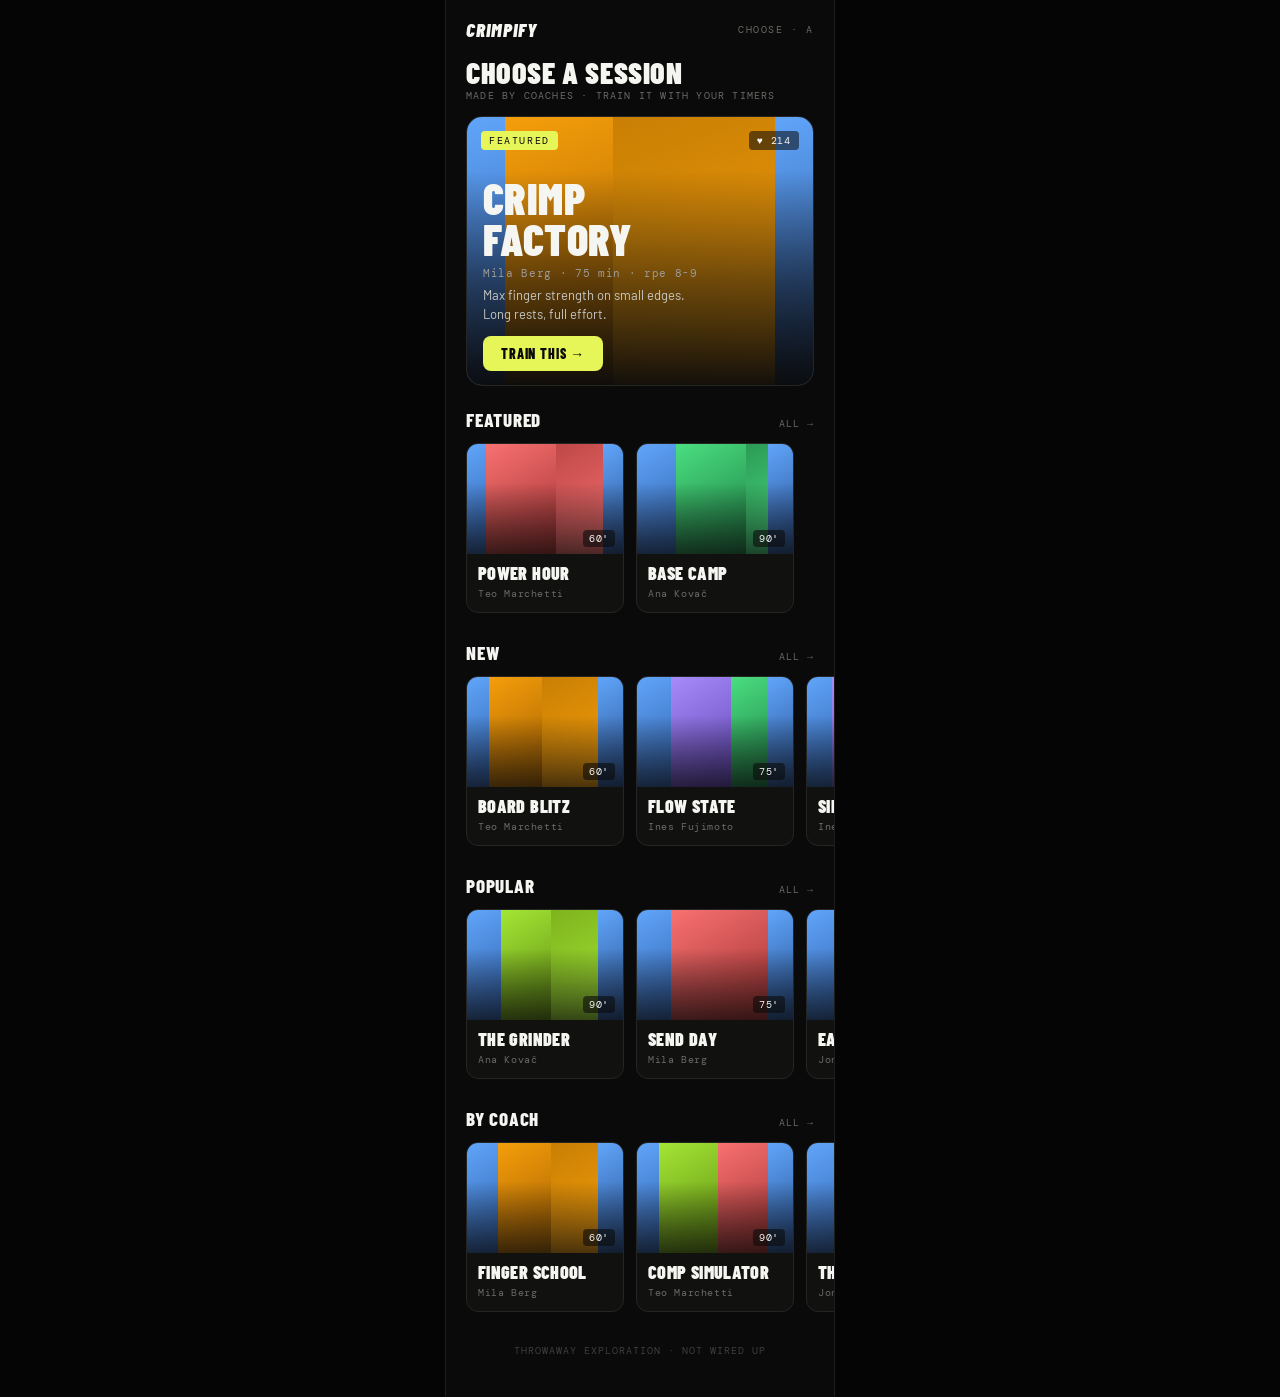
<file: explore/choose-a.html>
<!DOCTYPE html>
<html lang="en">
<head>
<meta charset="utf-8">
<meta name="viewport" content="width=device-width, initial-scale=1">
<title>Choose A · Spotify</title>
<link href="https://fonts.googleapis.com/css2?family=Barlow+Condensed:wght@700;800;900&family=DM+Mono:wght@400;500&family=Barlow:wght@400;500&display=swap" rel="stylesheet">
<style>
  /* throwaway verkenning A "Spotify" - editorial hero + shelves, discovery-led */
  * { margin:0; padding:0; box-sizing:border-box; -webkit-font-smoothing:antialiased; }
  :root {
    --acid:#E6F557; --bg:#0A0A0A; --s1:#111110; --s2:#161614;
    --border:#1E1E1C; --border2:#252523; --text:#F5F5F2; --sub:#9A9A96; --muted:#6A6A66;
  }
  html,body { background:#050505; color:var(--text); font-family:'Barlow',sans-serif; }
  .phone { max-width:390px; margin:0 auto; min-height:100vh; background:var(--bg); border-left:1px solid var(--border); border-right:1px solid var(--border); padding-bottom:40px; }

  .topbar { display:flex; align-items:center; justify-content:space-between; padding:18px 20px 6px; }
  .logo { font-family:'Barlow Condensed',sans-serif; font-weight:900; font-size:19px; letter-spacing:.06em; font-style:italic; }
  .view-tag { font-family:'DM Mono',monospace; font-size:10px; letter-spacing:.16em; text-transform:uppercase; color:var(--muted); }

  .page-title { font-family:'Barlow Condensed',sans-serif; font-weight:900; font-size:30px; text-transform:uppercase; letter-spacing:.02em; padding:10px 20px 2px; line-height:1; }
  .page-sub { font-family:'DM Mono',monospace; font-size:10px; letter-spacing:.12em; text-transform:uppercase; color:var(--muted); padding:0 20px 14px; }

  /* ── hero: cover-stijl, kleur als artwork ── */
  .hero { margin:0 20px; border-radius:16px; overflow:hidden; border:1px solid var(--border2); position:relative; cursor:pointer; }
  .hero-art { height:268px; position:relative; }
  .hero-art .tape { position:absolute; left:0; right:0; bottom:0; top:0; display:flex; }
  .hero-art .tape div { height:100%; }
  .hero-art::after { content:''; position:absolute; inset:0; background:linear-gradient(180deg, rgba(10,10,10,0) 20%, rgba(10,10,10,.55) 62%, rgba(10,10,10,.96) 100%); }
  .hero-flag { position:absolute; top:14px; left:14px; z-index:2; font-family:'DM Mono',monospace; font-size:10px; letter-spacing:.16em; text-transform:uppercase; color:#0A0A0A; background:var(--acid); border-radius:4px; padding:3px 8px; }
  .hero-likes { position:absolute; top:14px; right:14px; z-index:2; font-family:'DM Mono',monospace; font-size:10px; letter-spacing:.08em; color:var(--text); background:rgba(10,10,10,.55); border-radius:4px; padding:3px 8px; }
  .hero-body { position:absolute; left:0; right:0; bottom:0; z-index:2; padding:0 16px 14px; }
  .hero-name { font-family:'Barlow Condensed',sans-serif; font-weight:900; font-size:44px; line-height:.92; text-transform:uppercase; letter-spacing:.01em; }
  .hero-meta { font-family:'DM Mono',monospace; font-size:11px; letter-spacing:.06em; color:var(--sub); margin-top:7px; }
  .hero-intent { font-size:13px; line-height:1.45; color:#C8C8C4; margin-top:6px; max-width:30ch; }
  .hero-cta { display:inline-block; margin-top:12px; background:var(--acid); color:#0A0A0A; font-family:'Barlow Condensed',sans-serif; font-weight:800; font-size:14px; letter-spacing:.06em; text-transform:uppercase; border-radius:8px; padding:9px 18px; }

  /* ── shelves ── */
  .shelf-head { display:flex; align-items:baseline; justify-content:space-between; padding:22px 20px 10px; }
  .shelf-title { font-family:'Barlow Condensed',sans-serif; font-weight:800; font-size:19px; text-transform:uppercase; letter-spacing:.04em; }
  .shelf-more { font-family:'DM Mono',monospace; font-size:10px; letter-spacing:.1em; text-transform:uppercase; color:var(--muted); }
  .shelf { display:flex; gap:12px; overflow-x:auto; padding:2px 20px 6px; scrollbar-width:none; }
  .shelf::-webkit-scrollbar { display:none; }

  .cover-card { flex-shrink:0; width:158px; border-radius:12px; overflow:hidden; border:1px solid var(--border2); background:var(--s1); cursor:pointer; }
  .cover { height:110px; position:relative; }
  .cover .tape { position:absolute; inset:0; display:flex; }
  .cover .tape div { height:100%; }
  .cover::after { content:''; position:absolute; inset:0; background:linear-gradient(180deg, rgba(10,10,10,0) 35%, rgba(10,10,10,.72) 100%); }
  .cover .mins { position:absolute; right:8px; bottom:7px; z-index:2; font-family:'DM Mono',monospace; font-size:10px; letter-spacing:.06em; color:var(--text); background:rgba(10,10,10,.6); border-radius:4px; padding:2px 6px; }
  .cover-body { padding:10px 11px 12px; }
  .cover-name { font-family:'Barlow Condensed',sans-serif; font-weight:900; font-size:18px; line-height:1; text-transform:uppercase; letter-spacing:.02em; }
  .cover-coach { font-family:'DM Mono',monospace; font-size:10px; letter-spacing:.06em; color:var(--muted); margin-top:5px; }

  .footnote { font-family:'DM Mono',monospace; font-size:10px; letter-spacing:.1em; text-transform:uppercase; color:#3E3E3C; text-align:center; padding:26px 20px 0; }
</style>
</head>
<body>
<div class="phone">
  <div class="topbar"><div class="logo">CRIMPIFY</div><div class="view-tag">choose · a</div></div>
  <div class="page-title">Choose a session</div>
  <div class="page-sub">made by coaches · train it with your timers</div>

  <!-- hero: Crimp Factory, kleur als artwork uit de blok-tape -->
  <div class="hero">
    <div class="hero-art">
      <div class="tape">
        <div style="flex:10;background:linear-gradient(160deg,#60A5FA,#2f5ea8);"></div>
        <div style="flex:28;background:linear-gradient(160deg,#F59E0B,#a35f00);"></div>
        <div style="flex:42;background:linear-gradient(160deg,#c97f04,#F59E0B);"></div>
        <div style="flex:10;background:linear-gradient(160deg,#60A5FA,#274e8d);"></div>
      </div>
      <div class="hero-flag">featured</div>
      <div class="hero-likes">♥ 214</div>
      <div class="hero-body">
        <div class="hero-name">Crimp<br>Factory</div>
        <div class="hero-meta">Mila Berg · 75 min · rpe 8-9</div>
        <div class="hero-intent">Max finger strength on small edges. Long rests, full effort.</div>
        <div class="hero-cta">Train this →</div>
      </div>
    </div>
  </div>

  <!-- Featured shelf (rest) -->
  <div class="shelf-head"><div class="shelf-title">Featured</div><div class="shelf-more">all →</div></div>
  <div class="shelf">
    <div class="cover-card">
      <div class="cover"><div class="tape">
        <div style="flex:12;background:linear-gradient(150deg,#60A5FA,#2f5ea8);"></div>
        <div style="flex:45;background:linear-gradient(150deg,#F87171,#a03030);"></div>
        <div style="flex:30;background:linear-gradient(150deg,#c04848,#F87171);"></div>
        <div style="flex:13;background:linear-gradient(150deg,#60A5FA,#274e8d);"></div>
      </div><div class="mins">60'</div></div>
      <div class="cover-body"><div class="cover-name">Power Hour</div><div class="cover-coach">Teo Marchetti</div></div>
    </div>
    <div class="cover-card">
      <div class="cover"><div class="tape">
        <div style="flex:25;background:linear-gradient(150deg,#60A5FA,#2f5ea8);"></div>
        <div style="flex:45;background:linear-gradient(150deg,#4ADE80,#1d7c42);"></div>
        <div style="flex:14;background:linear-gradient(150deg,#2b9a55,#4ADE80);"></div>
        <div style="flex:16;background:linear-gradient(150deg,#60A5FA,#274e8d);"></div>
      </div><div class="mins">90'</div></div>
      <div class="cover-body"><div class="cover-name">Base Camp</div><div class="cover-coach">Ana Kovač</div></div>
    </div>
  </div>

  <!-- New -->
  <div class="shelf-head"><div class="shelf-title">New</div><div class="shelf-more">all →</div></div>
  <div class="shelf">
    <div class="cover-card">
      <div class="cover"><div class="tape">
        <div style="flex:14;background:linear-gradient(150deg,#60A5FA,#2f5ea8);"></div>
        <div style="flex:34;background:linear-gradient(150deg,#F59E0B,#a35f00);"></div>
        <div style="flex:36;background:linear-gradient(150deg,#c97f04,#F59E0B);"></div>
        <div style="flex:16;background:linear-gradient(150deg,#60A5FA,#274e8d);"></div>
      </div><div class="mins">60'</div></div>
      <div class="cover-body"><div class="cover-name">Board Blitz</div><div class="cover-coach">Teo Marchetti</div></div>
    </div>
    <div class="cover-card">
      <div class="cover"><div class="tape">
        <div style="flex:22;background:linear-gradient(150deg,#60A5FA,#2f5ea8);"></div>
        <div style="flex:38;background:linear-gradient(150deg,#A78BFA,#5f43b3);"></div>
        <div style="flex:24;background:linear-gradient(150deg,#4ADE80,#1d7c42);"></div>
        <div style="flex:16;background:linear-gradient(150deg,#60A5FA,#274e8d);"></div>
      </div><div class="mins">75'</div></div>
      <div class="cover-body"><div class="cover-name">Flow State</div><div class="cover-coach">Ines Fujimoto</div></div>
    </div>
    <div class="cover-card">
      <div class="cover"><div class="tape">
        <div style="flex:16;background:linear-gradient(150deg,#60A5FA,#2f5ea8);"></div>
        <div style="flex:40;background:linear-gradient(150deg,#A78BFA,#5f43b3);"></div>
        <div style="flex:28;background:linear-gradient(150deg,#7d5fd0,#A78BFA);"></div>
        <div style="flex:16;background:linear-gradient(150deg,#60A5FA,#274e8d);"></div>
      </div><div class="mins">45'</div></div>
      <div class="cover-body"><div class="cover-name">Silent Feet</div><div class="cover-coach">Ines Fujimoto</div></div>
    </div>
  </div>

  <!-- Popular -->
  <div class="shelf-head"><div class="shelf-title">Popular</div><div class="shelf-more">all →</div></div>
  <div class="shelf">
    <div class="cover-card">
      <div class="cover"><div class="tape">
        <div style="flex:22;background:linear-gradient(150deg,#60A5FA,#2f5ea8);"></div>
        <div style="flex:32;background:linear-gradient(150deg,#A3E635,#5f8a10);"></div>
        <div style="flex:30;background:linear-gradient(150deg,#7fb31d,#A3E635);"></div>
        <div style="flex:16;background:linear-gradient(150deg,#60A5FA,#274e8d);"></div>
      </div><div class="mins">90'</div></div>
      <div class="cover-body"><div class="cover-name">The Grinder</div><div class="cover-coach">Ana Kovač</div></div>
    </div>
    <div class="cover-card">
      <div class="cover"><div class="tape">
        <div style="flex:22;background:linear-gradient(150deg,#60A5FA,#2f5ea8);"></div>
        <div style="flex:62;background:linear-gradient(150deg,#F87171,#a03030);"></div>
        <div style="flex:16;background:linear-gradient(150deg,#60A5FA,#274e8d);"></div>
      </div><div class="mins">75'</div></div>
      <div class="cover-body"><div class="cover-name">Send Day</div><div class="cover-coach">Mila Berg</div></div>
    </div>
    <div class="cover-card">
      <div class="cover"><div class="tape">
        <div style="flex:22;background:linear-gradient(150deg,#60A5FA,#2f5ea8);"></div>
        <div style="flex:40;background:linear-gradient(150deg,#4ADE80,#1d7c42);"></div>
        <div style="flex:38;background:linear-gradient(150deg,#3b82c9,#60A5FA);"></div>
      </div><div class="mins">45'</div></div>
      <div class="cover-body"><div class="cover-name">Easy Does It</div><div class="cover-coach">Jonas Steen</div></div>
    </div>
  </div>

  <!-- By coach -->
  <div class="shelf-head"><div class="shelf-title">By coach</div><div class="shelf-more">all →</div></div>
  <div class="shelf">
    <div class="cover-card">
      <div class="cover"><div class="tape">
        <div style="flex:20;background:linear-gradient(150deg,#60A5FA,#2f5ea8);"></div>
        <div style="flex:34;background:linear-gradient(150deg,#F59E0B,#a35f00);"></div>
        <div style="flex:30;background:linear-gradient(150deg,#c97f04,#F59E0B);"></div>
        <div style="flex:16;background:linear-gradient(150deg,#60A5FA,#274e8d);"></div>
      </div><div class="mins">60'</div></div>
      <div class="cover-body"><div class="cover-name">Finger School</div><div class="cover-coach">Mila Berg</div></div>
    </div>
    <div class="cover-card">
      <div class="cover"><div class="tape">
        <div style="flex:14;background:linear-gradient(150deg,#60A5FA,#2f5ea8);"></div>
        <div style="flex:38;background:linear-gradient(150deg,#A3E635,#5f8a10);"></div>
        <div style="flex:32;background:linear-gradient(150deg,#F87171,#a03030);"></div>
        <div style="flex:16;background:linear-gradient(150deg,#60A5FA,#274e8d);"></div>
      </div><div class="mins">90'</div></div>
      <div class="cover-body"><div class="cover-name">Comp Simulator</div><div class="cover-coach">Teo Marchetti</div></div>
    </div>
    <div class="cover-card">
      <div class="cover"><div class="tape">
        <div style="flex:30;background:linear-gradient(150deg,#60A5FA,#2f5ea8);"></div>
        <div style="flex:26;background:linear-gradient(150deg,#3b82c9,#60A5FA);"></div>
        <div style="flex:22;background:linear-gradient(150deg,#F59E0B,#a35f00);"></div>
        <div style="flex:22;background:linear-gradient(150deg,#60A5FA,#274e8d);"></div>
      </div><div class="mins">45'</div></div>
      <div class="cover-body"><div class="cover-name">The Reset</div><div class="cover-coach">Jonas Steen</div></div>
    </div>
  </div>

  <div class="footnote">throwaway exploration · not wired up</div>
</div>
</body>
</html>
</file>
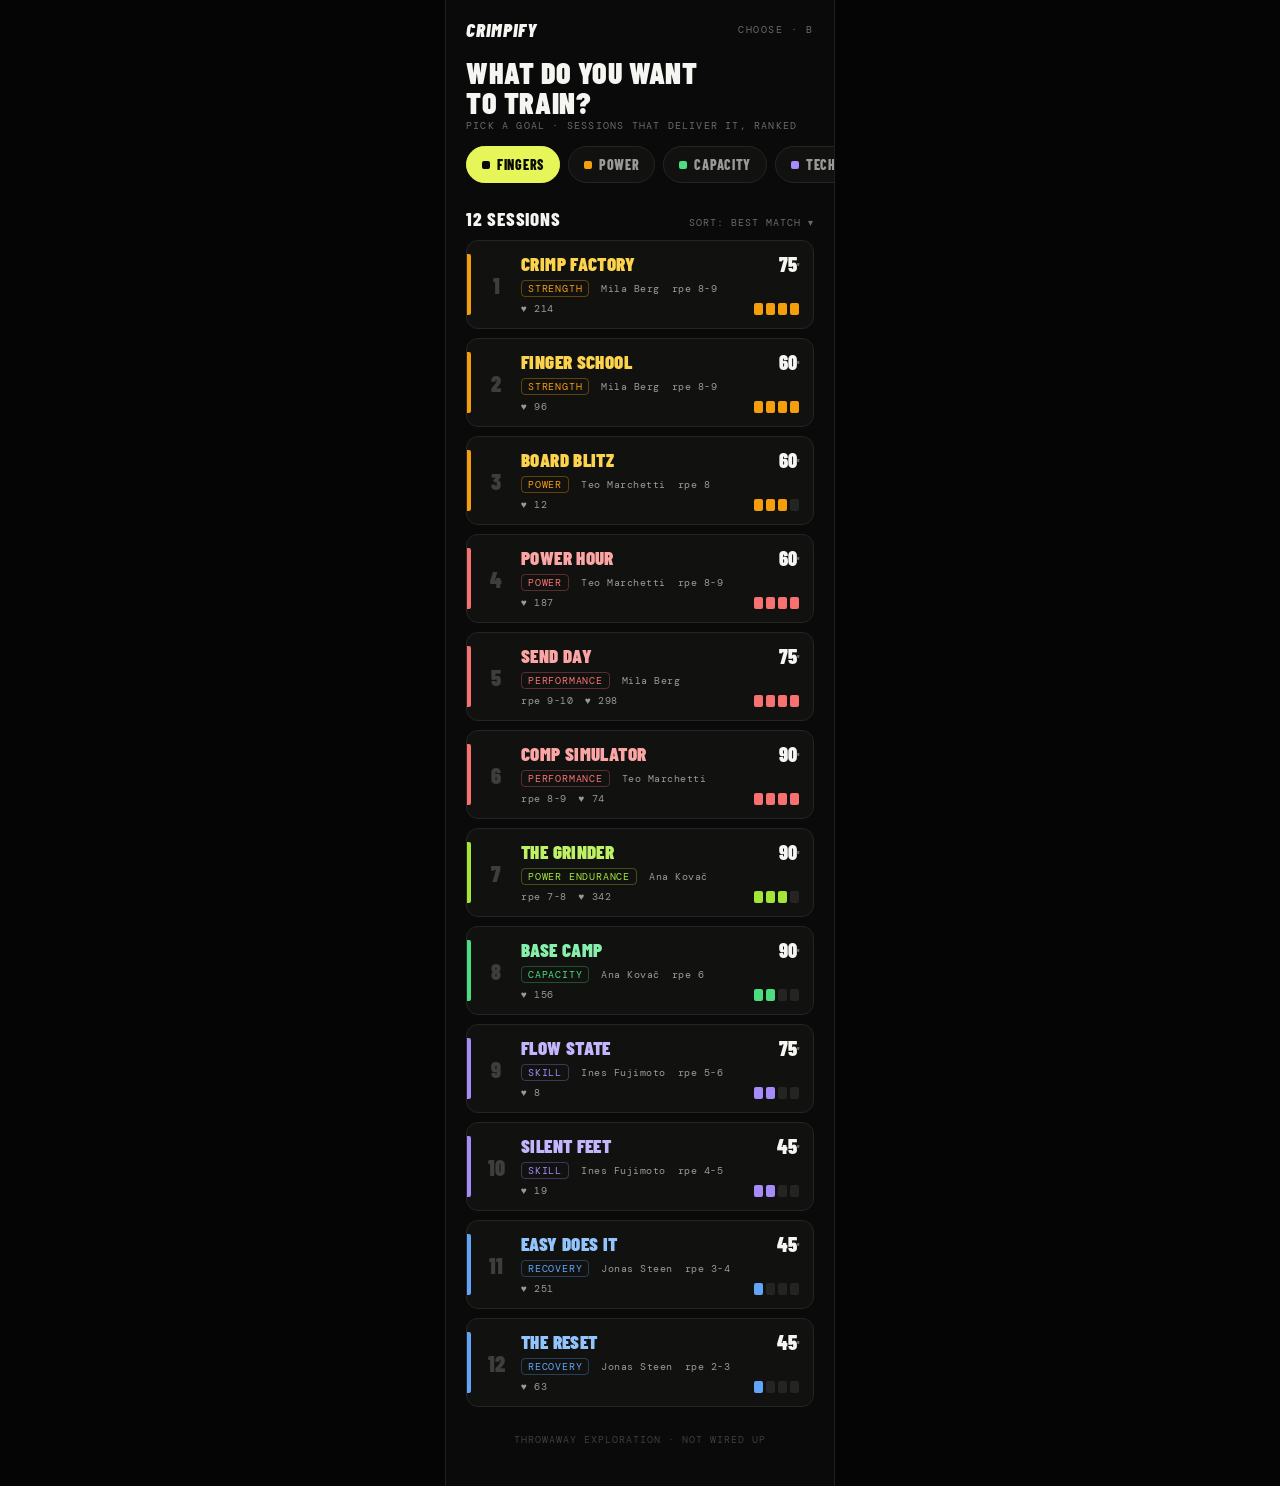
<file: explore/choose-b.html>
<!DOCTYPE html>
<html lang="en">
<head>
<meta charset="utf-8">
<meta name="viewport" content="width=device-width, initial-scale=1">
<title>Choose B · Join</title>
<link href="https://fonts.googleapis.com/css2?family=Barlow+Condensed:wght@700;800;900&family=DM+Mono:wght@400;500&family=Barlow:wght@400;500&display=swap" rel="stylesheet">
<style>
  /* throwaway verkenning B "Join" - doel eerst, geordende lijst, utility-led */
  * { margin:0; padding:0; box-sizing:border-box; -webkit-font-smoothing:antialiased; }
  :root {
    --acid:#E6F557; --bg:#0A0A0A; --s1:#111110; --s2:#161614;
    --border:#1E1E1C; --border2:#252523; --text:#F5F5F2; --sub:#9A9A96; --muted:#6A6A66;
  }
  html,body { background:#050505; color:var(--text); font-family:'Barlow',sans-serif; }
  .phone { max-width:390px; margin:0 auto; min-height:100vh; background:var(--bg); border-left:1px solid var(--border); border-right:1px solid var(--border); padding-bottom:40px; }

  .topbar { display:flex; align-items:center; justify-content:space-between; padding:18px 20px 6px; }
  .logo { font-family:'Barlow Condensed',sans-serif; font-weight:900; font-size:19px; letter-spacing:.06em; font-style:italic; }
  .view-tag { font-family:'DM Mono',monospace; font-size:10px; letter-spacing:.16em; text-transform:uppercase; color:var(--muted); }

  .page-title { font-family:'Barlow Condensed',sans-serif; font-weight:900; font-size:30px; text-transform:uppercase; letter-spacing:.02em; padding:10px 20px 2px; line-height:1; }
  .page-sub { font-family:'DM Mono',monospace; font-size:10px; letter-spacing:.12em; text-transform:uppercase; color:var(--muted); padding:0 20px 14px; }

  /* ── doel-chips ── */
  .goal-label { font-family:'DM Mono',monospace; font-size:10px; letter-spacing:.14em; text-transform:uppercase; color:var(--muted); padding:0 20px 8px; }
  .goals { display:flex; gap:8px; overflow-x:auto; padding:0 20px 4px; scrollbar-width:none; }
  .goals::-webkit-scrollbar { display:none; }
  .goal { flex-shrink:0; display:flex; align-items:center; gap:7px; font-family:'Barlow Condensed',sans-serif; font-weight:800; font-size:14px; letter-spacing:.05em; text-transform:uppercase; color:var(--sub); border:1px solid var(--border2); border-radius:999px; padding:9px 15px; background:var(--s1); cursor:pointer; }
  .goal .dot { width:8px; height:8px; border-radius:2px; }
  .goal.active { color:#0A0A0A; background:var(--acid); border-color:var(--acid); }
  .goal.active .dot { background:#0A0A0A !important; }

  /* ── ranglijst ── */
  .list-head { display:flex; align-items:baseline; justify-content:space-between; padding:20px 20px 10px; }
  .list-title { font-family:'Barlow Condensed',sans-serif; font-weight:800; font-size:19px; text-transform:uppercase; letter-spacing:.04em; }
  .list-sort { font-family:'DM Mono',monospace; font-size:10px; letter-spacing:.1em; text-transform:uppercase; color:var(--muted); }
  .list { display:flex; flex-direction:column; gap:9px; padding:0 20px; }

  .row { display:flex; align-items:stretch; gap:12px; background:var(--s1); border:1px solid var(--border2); border-radius:12px; padding:13px 14px 13px 0; cursor:pointer; overflow:hidden; }
  .row .accent { width:4px; flex-shrink:0; border-radius:0 2px 2px 0; }
  .rank { font-family:'Barlow Condensed',sans-serif; font-weight:900; font-size:22px; color:#3E3E3C; width:26px; text-align:center; align-self:center; flex-shrink:0; }
  .row-main { flex:1; min-width:0; }
  .row-name { font-family:'Barlow Condensed',sans-serif; font-weight:900; font-size:19px; line-height:1; text-transform:uppercase; letter-spacing:.02em; }
  .row-meta { display:flex; flex-wrap:wrap; align-items:center; gap:5px 12px; margin-top:7px; font-family:'DM Mono',monospace; font-size:10px; letter-spacing:.05em; color:var(--sub); }
  .row-meta .sys { font-size:10px; letter-spacing:.08em; text-transform:uppercase; padding:1px 6px; border-radius:4px; border:1px solid; }
  .row-side { display:flex; flex-direction:column; align-items:flex-end; justify-content:space-between; flex-shrink:0; }
  .row-mins { font-family:'Barlow Condensed',sans-serif; font-weight:900; font-size:20px; line-height:1; }
  .row-mins span { font-size:12px; color:var(--muted); }
  /* intensiteit: vier vingerkootjes van de crimp */
  .knuckles { display:flex; gap:3px; margin-top:8px; }
  .knuckles i { width:9px; height:12px; border-radius:2px; background:#242422; }
  .footnote { font-family:'DM Mono',monospace; font-size:10px; letter-spacing:.1em; text-transform:uppercase; color:#3E3E3C; text-align:center; padding:26px 20px 0; }
</style>
</head>
<body>
<div class="phone">
  <div class="topbar"><div class="logo">CRIMPIFY</div><div class="view-tag">choose · b</div></div>
  <div class="page-title">What do you want<br>to train?</div>
  <div class="page-sub">pick a goal · sessions that deliver it, ranked</div>

  <div class="goals">
    <div class="goal active"><span class="dot" style="background:#F59E0B;"></span>Fingers</div>
    <div class="goal"><span class="dot" style="background:#F59E0B;"></span>Power</div>
    <div class="goal"><span class="dot" style="background:#4ADE80;"></span>Capacity</div>
    <div class="goal"><span class="dot" style="background:#A78BFA;"></span>Technique</div>
    <div class="goal"><span class="dot" style="background:#A3E635;"></span>Pump</div>
    <div class="goal"><span class="dot" style="background:#60A5FA;"></span>Recovery</div>
  </div>

  <div class="list-head"><div class="list-title">12 sessions</div><div class="list-sort">sort: best match ▾</div></div>
  <div class="list">

    <div class="row">
      <div class="accent" style="background:#F59E0B;"></div>
      <div class="rank">1</div>
      <div class="row-main">
        <div class="row-name" style="color:#FCD34D;">Crimp Factory</div>
        <div class="row-meta">
          <span class="sys" style="color:#F59E0B;border-color:rgba(245,158,11,.35);">strength</span>
          <span>Mila Berg</span><span>rpe 8-9</span><span>♥ 214</span>
        </div>
      </div>
      <div class="row-side">
        <div class="row-mins">75<span>'</span></div>
        <div class="knuckles"><i style="background:#F59E0B;"></i><i style="background:#F59E0B;"></i><i style="background:#F59E0B;"></i><i style="background:#F59E0B;"></i></div>
      </div>
    </div>

    <div class="row">
      <div class="accent" style="background:#F59E0B;"></div>
      <div class="rank">2</div>
      <div class="row-main">
        <div class="row-name" style="color:#FCD34D;">Finger School</div>
        <div class="row-meta">
          <span class="sys" style="color:#F59E0B;border-color:rgba(245,158,11,.35);">strength</span>
          <span>Mila Berg</span><span>rpe 8-9</span><span>♥ 96</span>
        </div>
      </div>
      <div class="row-side">
        <div class="row-mins">60<span>'</span></div>
        <div class="knuckles"><i style="background:#F59E0B;"></i><i style="background:#F59E0B;"></i><i style="background:#F59E0B;"></i><i style="background:#F59E0B;"></i></div>
      </div>
    </div>

    <div class="row">
      <div class="accent" style="background:#F59E0B;"></div>
      <div class="rank">3</div>
      <div class="row-main">
        <div class="row-name" style="color:#FCD34D;">Board Blitz</div>
        <div class="row-meta">
          <span class="sys" style="color:#F59E0B;border-color:rgba(245,158,11,.35);">power</span>
          <span>Teo Marchetti</span><span>rpe 8</span><span>♥ 12</span>
        </div>
      </div>
      <div class="row-side">
        <div class="row-mins">60<span>'</span></div>
        <div class="knuckles"><i style="background:#F59E0B;"></i><i style="background:#F59E0B;"></i><i style="background:#F59E0B;"></i><i></i></div>
      </div>
    </div>

    <div class="row">
      <div class="accent" style="background:#F87171;"></div>
      <div class="rank">4</div>
      <div class="row-main">
        <div class="row-name" style="color:#FCA5A5;">Power Hour</div>
        <div class="row-meta">
          <span class="sys" style="color:#F87171;border-color:rgba(248,113,113,.3);">power</span>
          <span>Teo Marchetti</span><span>rpe 8-9</span><span>♥ 187</span>
        </div>
      </div>
      <div class="row-side">
        <div class="row-mins">60<span>'</span></div>
        <div class="knuckles"><i style="background:#F87171;"></i><i style="background:#F87171;"></i><i style="background:#F87171;"></i><i style="background:#F87171;"></i></div>
      </div>
    </div>

    <div class="row">
      <div class="accent" style="background:#F87171;"></div>
      <div class="rank">5</div>
      <div class="row-main">
        <div class="row-name" style="color:#FCA5A5;">Send Day</div>
        <div class="row-meta">
          <span class="sys" style="color:#F87171;border-color:rgba(248,113,113,.3);">performance</span>
          <span>Mila Berg</span><span>rpe 9-10</span><span>♥ 298</span>
        </div>
      </div>
      <div class="row-side">
        <div class="row-mins">75<span>'</span></div>
        <div class="knuckles"><i style="background:#F87171;"></i><i style="background:#F87171;"></i><i style="background:#F87171;"></i><i style="background:#F87171;"></i></div>
      </div>
    </div>

    <div class="row">
      <div class="accent" style="background:#F87171;"></div>
      <div class="rank">6</div>
      <div class="row-main">
        <div class="row-name" style="color:#FCA5A5;">Comp Simulator</div>
        <div class="row-meta">
          <span class="sys" style="color:#F87171;border-color:rgba(248,113,113,.3);">performance</span>
          <span>Teo Marchetti</span><span>rpe 8-9</span><span>♥ 74</span>
        </div>
      </div>
      <div class="row-side">
        <div class="row-mins">90<span>'</span></div>
        <div class="knuckles"><i style="background:#F87171;"></i><i style="background:#F87171;"></i><i style="background:#F87171;"></i><i style="background:#F87171;"></i></div>
      </div>
    </div>

    <div class="row">
      <div class="accent" style="background:#A3E635;"></div>
      <div class="rank">7</div>
      <div class="row-main">
        <div class="row-name" style="color:#BEF264;">The Grinder</div>
        <div class="row-meta">
          <span class="sys" style="color:#A3E635;border-color:rgba(163,230,53,.3);">power endurance</span>
          <span>Ana Kovač</span><span>rpe 7-8</span><span>♥ 342</span>
        </div>
      </div>
      <div class="row-side">
        <div class="row-mins">90<span>'</span></div>
        <div class="knuckles"><i style="background:#A3E635;"></i><i style="background:#A3E635;"></i><i style="background:#A3E635;"></i><i></i></div>
      </div>
    </div>

    <div class="row">
      <div class="accent" style="background:#4ADE80;"></div>
      <div class="rank">8</div>
      <div class="row-main">
        <div class="row-name" style="color:#86EFAC;">Base Camp</div>
        <div class="row-meta">
          <span class="sys" style="color:#4ADE80;border-color:rgba(74,222,128,.3);">capacity</span>
          <span>Ana Kovač</span><span>rpe 6</span><span>♥ 156</span>
        </div>
      </div>
      <div class="row-side">
        <div class="row-mins">90<span>'</span></div>
        <div class="knuckles"><i style="background:#4ADE80;"></i><i style="background:#4ADE80;"></i><i></i><i></i></div>
      </div>
    </div>

    <div class="row">
      <div class="accent" style="background:#A78BFA;"></div>
      <div class="rank">9</div>
      <div class="row-main">
        <div class="row-name" style="color:#C4B5FD;">Flow State</div>
        <div class="row-meta">
          <span class="sys" style="color:#A78BFA;border-color:rgba(167,139,250,.3);">skill</span>
          <span>Ines Fujimoto</span><span>rpe 5-6</span><span>♥ 8</span>
        </div>
      </div>
      <div class="row-side">
        <div class="row-mins">75<span>'</span></div>
        <div class="knuckles"><i style="background:#A78BFA;"></i><i style="background:#A78BFA;"></i><i></i><i></i></div>
      </div>
    </div>

    <div class="row">
      <div class="accent" style="background:#A78BFA;"></div>
      <div class="rank">10</div>
      <div class="row-main">
        <div class="row-name" style="color:#C4B5FD;">Silent Feet</div>
        <div class="row-meta">
          <span class="sys" style="color:#A78BFA;border-color:rgba(167,139,250,.3);">skill</span>
          <span>Ines Fujimoto</span><span>rpe 4-5</span><span>♥ 19</span>
        </div>
      </div>
      <div class="row-side">
        <div class="row-mins">45<span>'</span></div>
        <div class="knuckles"><i style="background:#A78BFA;"></i><i style="background:#A78BFA;"></i><i></i><i></i></div>
      </div>
    </div>

    <div class="row">
      <div class="accent" style="background:#60A5FA;"></div>
      <div class="rank">11</div>
      <div class="row-main">
        <div class="row-name" style="color:#93C5FD;">Easy Does It</div>
        <div class="row-meta">
          <span class="sys" style="color:#60A5FA;border-color:rgba(96,165,250,.3);">recovery</span>
          <span>Jonas Steen</span><span>rpe 3-4</span><span>♥ 251</span>
        </div>
      </div>
      <div class="row-side">
        <div class="row-mins">45<span>'</span></div>
        <div class="knuckles"><i style="background:#60A5FA;"></i><i></i><i></i><i></i></div>
      </div>
    </div>

    <div class="row">
      <div class="accent" style="background:#60A5FA;"></div>
      <div class="rank">12</div>
      <div class="row-main">
        <div class="row-name" style="color:#93C5FD;">The Reset</div>
        <div class="row-meta">
          <span class="sys" style="color:#60A5FA;border-color:rgba(96,165,250,.3);">recovery</span>
          <span>Jonas Steen</span><span>rpe 2-3</span><span>♥ 63</span>
        </div>
      </div>
      <div class="row-side">
        <div class="row-mins">45<span>'</span></div>
        <div class="knuckles"><i style="background:#60A5FA;"></i><i></i><i></i><i></i></div>
      </div>
    </div>

  </div>
  <div class="footnote">throwaway exploration · not wired up</div>
</div>
</body>
</html>
</file>
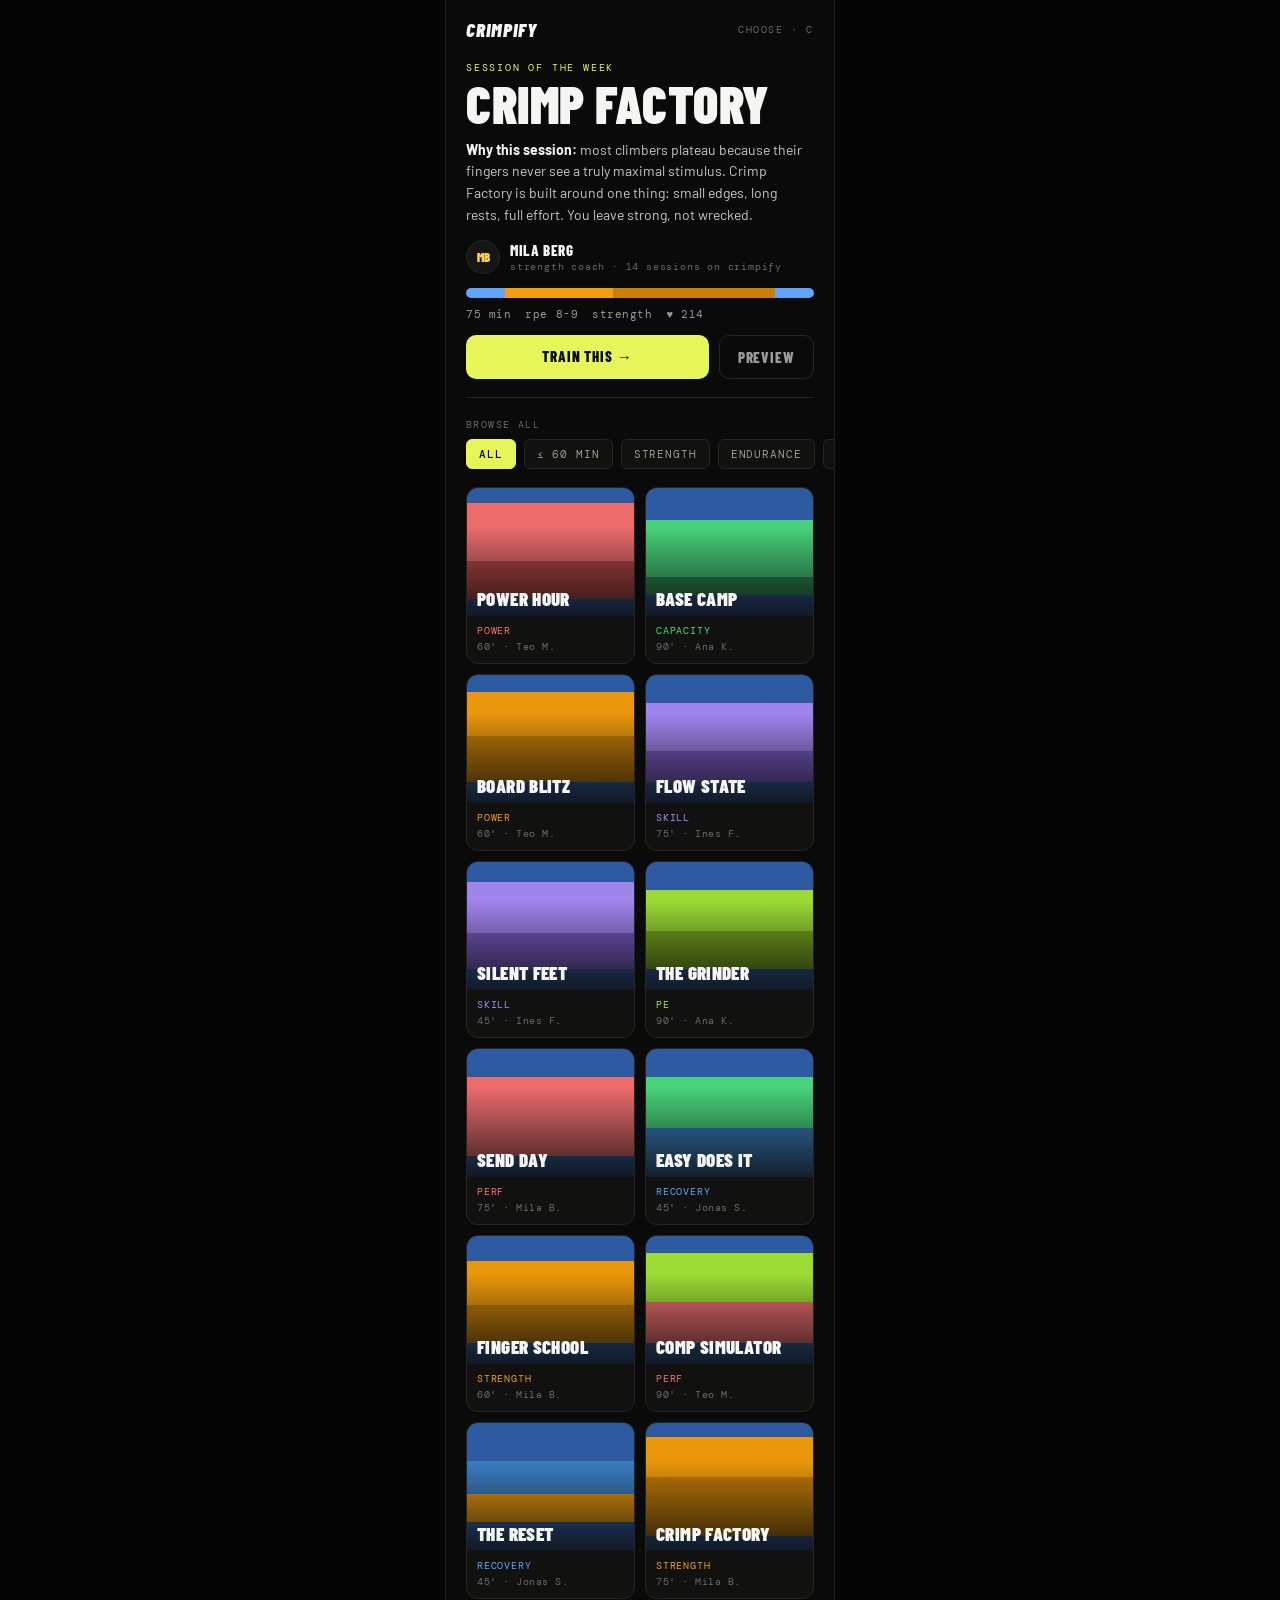
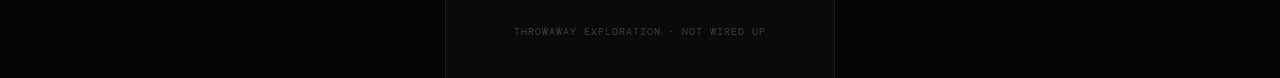
<file: explore/choose-c.html>
<!DOCTYPE html>
<html lang="en">
<head>
<meta charset="utf-8">
<meta name="viewport" content="width=device-width, initial-scale=1">
<title>Choose C · Magazine</title>
<link href="https://fonts.googleapis.com/css2?family=Barlow+Condensed:wght@700;800;900&family=DM+Mono:wght@400;500&family=Barlow:wght@400;500&display=swap" rel="stylesheet">
<style>
  /* throwaway verkenning C "Magazine" - redactioneel + strak raster, curation-led */
  * { margin:0; padding:0; box-sizing:border-box; -webkit-font-smoothing:antialiased; }
  :root {
    --acid:#E6F557; --bg:#0A0A0A; --s1:#111110; --s2:#161614;
    --border:#1E1E1C; --border2:#252523; --text:#F5F5F2; --sub:#9A9A96; --muted:#6A6A66;
  }
  html,body { background:#050505; color:var(--text); font-family:'Barlow',sans-serif; }
  .phone { max-width:390px; margin:0 auto; min-height:100vh; background:var(--bg); border-left:1px solid var(--border); border-right:1px solid var(--border); padding-bottom:40px; }

  .topbar { display:flex; align-items:center; justify-content:space-between; padding:18px 20px 6px; }
  .logo { font-family:'Barlow Condensed',sans-serif; font-weight:900; font-size:19px; letter-spacing:.06em; font-style:italic; }
  .view-tag { font-family:'DM Mono',monospace; font-size:10px; letter-spacing:.16em; text-transform:uppercase; color:var(--muted); }

  /* ── redactionele feature ── */
  .kicker { font-family:'DM Mono',monospace; font-size:10px; letter-spacing:.18em; text-transform:uppercase; color:var(--acid); padding:14px 20px 6px; }
  .feat { margin:0 20px; border-bottom:1px solid var(--border2); padding-bottom:18px; }
  .feat-name { font-family:'Barlow Condensed',sans-serif; font-weight:900; font-size:52px; line-height:.9; text-transform:uppercase; letter-spacing:.01em; }
  .feat-standfirst { font-size:14px; line-height:1.55; color:#C8C8C4; margin-top:12px; }
  .feat-standfirst b { color:var(--text); }
  .byline { display:flex; align-items:center; gap:10px; margin-top:14px; }
  .monogram { width:34px; height:34px; border-radius:50%; background:var(--s2); border:1px solid var(--border2); display:flex; align-items:center; justify-content:center; font-family:'Barlow Condensed',sans-serif; font-weight:900; font-size:13px; color:#FCD34D; flex-shrink:0; }
  .byline-name { font-family:'Barlow Condensed',sans-serif; font-weight:800; font-size:15px; text-transform:uppercase; letter-spacing:.04em; }
  .byline-role { font-family:'DM Mono',monospace; font-size:10px; letter-spacing:.08em; color:var(--muted); margin-top:1px; }
  .feat-tape { display:flex; height:10px; border-radius:5px; overflow:hidden; margin-top:14px; }
  .feat-meta { display:flex; gap:14px; margin-top:9px; font-family:'DM Mono',monospace; font-size:11px; letter-spacing:.05em; color:var(--sub); }
  .feat-cta { display:flex; gap:10px; margin-top:14px; }
  .feat-cta .go { flex:1; text-align:center; background:var(--acid); color:#0A0A0A; font-family:'Barlow Condensed',sans-serif; font-weight:800; font-size:15px; letter-spacing:.06em; text-transform:uppercase; border-radius:10px; padding:12px; cursor:pointer; }
  .feat-cta .peek { flex:0 0 auto; text-align:center; border:1px solid var(--border2); color:var(--sub); font-family:'Barlow Condensed',sans-serif; font-weight:800; font-size:15px; letter-spacing:.06em; text-transform:uppercase; border-radius:10px; padding:12px 18px; cursor:pointer; }

  /* ── filters ── */
  .filter-label { font-family:'DM Mono',monospace; font-size:10px; letter-spacing:.14em; text-transform:uppercase; color:var(--muted); padding:20px 20px 8px; }
  .filters { display:flex; gap:8px; overflow-x:auto; padding:0 20px 6px; scrollbar-width:none; }
  .filters::-webkit-scrollbar { display:none; }
  .fchip { flex-shrink:0; font-family:'DM Mono',monospace; font-size:11px; letter-spacing:.08em; text-transform:uppercase; color:var(--sub); border:1px solid var(--border2); border-radius:6px; padding:7px 12px; background:var(--s1); cursor:pointer; }
  .fchip.active { color:#0A0A0A; background:var(--acid); border-color:var(--acid); font-weight:500; }

  /* ── raster van covers ── */
  .grid { display:grid; grid-template-columns:1fr 1fr; gap:10px; padding:12px 20px 0; }
  .g-card { border-radius:12px; overflow:hidden; border:1px solid var(--border2); background:var(--s1); cursor:pointer; position:relative; }
  .g-art { height:128px; position:relative; }
  .g-art .tape { position:absolute; inset:0; display:flex; flex-direction:column; }
  .g-art .tape div { width:100%; }
  .g-art::after { content:''; position:absolute; inset:0; background:linear-gradient(180deg, rgba(10,10,10,.05) 30%, rgba(10,10,10,.82) 100%); }
  .g-name { position:absolute; left:10px; right:10px; bottom:8px; z-index:2; font-family:'Barlow Condensed',sans-serif; font-weight:900; font-size:19px; line-height:.95; text-transform:uppercase; letter-spacing:.02em; }
  .g-meta { padding:8px 10px 10px; font-family:'DM Mono',monospace; font-size:10px; letter-spacing:.05em; color:var(--muted); }
  .g-meta .sys { display:block; text-transform:uppercase; letter-spacing:.08em; margin-bottom:3px; }
  .footnote { font-family:'DM Mono',monospace; font-size:10px; letter-spacing:.1em; text-transform:uppercase; color:#3E3E3C; text-align:center; padding:26px 20px 0; }
</style>
</head>
<body>
<div class="phone">
  <div class="topbar"><div class="logo">CRIMPIFY</div><div class="view-tag">choose · c</div></div>

  <div class="kicker">session of the week</div>
  <div class="feat">
    <div class="feat-name">Crimp Factory</div>
    <div class="feat-standfirst"><b>Why this session:</b> most climbers plateau because their fingers never see a truly maximal stimulus. Crimp Factory is built around one thing: small edges, long rests, full effort. You leave strong, not wrecked.</div>
    <div class="byline">
      <div class="monogram">MB</div>
      <div>
        <div class="byline-name">Mila Berg</div>
        <div class="byline-role">strength coach · 14 sessions on crimpify</div>
      </div>
    </div>
    <div class="feat-tape">
      <div style="flex:10;background:#60A5FA;"></div>
      <div style="flex:28;background:#F59E0B;"></div>
      <div style="flex:42;background:#c97f04;"></div>
      <div style="flex:10;background:#60A5FA;"></div>
    </div>
    <div class="feat-meta"><span>75 min</span><span>rpe 8-9</span><span>strength</span><span>♥ 214</span></div>
    <div class="feat-cta"><div class="go">Train this →</div><div class="peek">Preview</div></div>
  </div>

  <div class="filter-label">browse all</div>
  <div class="filters">
    <div class="fchip active">all</div>
    <div class="fchip">≤ 60 min</div>
    <div class="fchip">strength</div>
    <div class="fchip">endurance</div>
    <div class="fchip">technique</div>
    <div class="fchip">recovery</div>
    <div class="fchip">beginner-proof</div>
  </div>

  <div class="grid">
    <div class="g-card">
      <div class="g-art"><div class="tape">
        <div style="flex:12;background:#2f5ea8;"></div><div style="flex:45;background:#F87171;"></div><div style="flex:30;background:#c04848;"></div><div style="flex:13;background:#2f5ea8;"></div>
      </div><div class="g-name">Power Hour</div></div>
      <div class="g-meta"><span class="sys" style="color:#F87171;">power</span><span>60' · Teo M.</span></div>
    </div>
    <div class="g-card">
      <div class="g-art"><div class="tape">
        <div style="flex:25;background:#2f5ea8;"></div><div style="flex:45;background:#4ADE80;"></div><div style="flex:14;background:#2b9a55;"></div><div style="flex:16;background:#2f5ea8;"></div>
      </div><div class="g-name">Base Camp</div></div>
      <div class="g-meta"><span class="sys" style="color:#4ADE80;">capacity</span><span>90' · Ana K.</span></div>
    </div>
    <div class="g-card">
      <div class="g-art"><div class="tape">
        <div style="flex:14;background:#2f5ea8;"></div><div style="flex:34;background:#F59E0B;"></div><div style="flex:36;background:#c97f04;"></div><div style="flex:16;background:#2f5ea8;"></div>
      </div><div class="g-name">Board Blitz</div></div>
      <div class="g-meta"><span class="sys" style="color:#F59E0B;">power</span><span>60' · Teo M.</span></div>
    </div>
    <div class="g-card">
      <div class="g-art"><div class="tape">
        <div style="flex:22;background:#2f5ea8;"></div><div style="flex:38;background:#A78BFA;"></div><div style="flex:24;background:#7d5fd0;"></div><div style="flex:16;background:#2f5ea8;"></div>
      </div><div class="g-name">Flow State</div></div>
      <div class="g-meta"><span class="sys" style="color:#A78BFA;">skill</span><span>75' · Ines F.</span></div>
    </div>
    <div class="g-card">
      <div class="g-art"><div class="tape">
        <div style="flex:16;background:#2f5ea8;"></div><div style="flex:40;background:#A78BFA;"></div><div style="flex:28;background:#7d5fd0;"></div><div style="flex:16;background:#2f5ea8;"></div>
      </div><div class="g-name">Silent Feet</div></div>
      <div class="g-meta"><span class="sys" style="color:#A78BFA;">skill</span><span>45' · Ines F.</span></div>
    </div>
    <div class="g-card">
      <div class="g-art"><div class="tape">
        <div style="flex:22;background:#2f5ea8;"></div><div style="flex:32;background:#A3E635;"></div><div style="flex:30;background:#7fb31d;"></div><div style="flex:16;background:#2f5ea8;"></div>
      </div><div class="g-name">The Grinder</div></div>
      <div class="g-meta"><span class="sys" style="color:#A3E635;">pe</span><span>90' · Ana K.</span></div>
    </div>
    <div class="g-card">
      <div class="g-art"><div class="tape">
        <div style="flex:22;background:#2f5ea8;"></div><div style="flex:62;background:#F87171;"></div><div style="flex:16;background:#2f5ea8;"></div>
      </div><div class="g-name">Send Day</div></div>
      <div class="g-meta"><span class="sys" style="color:#F87171;">perf</span><span>75' · Mila B.</span></div>
    </div>
    <div class="g-card">
      <div class="g-art"><div class="tape">
        <div style="flex:22;background:#2f5ea8;"></div><div style="flex:40;background:#4ADE80;"></div><div style="flex:38;background:#3b82c9;"></div>
      </div><div class="g-name">Easy Does It</div></div>
      <div class="g-meta"><span class="sys" style="color:#60A5FA;">recovery</span><span>45' · Jonas S.</span></div>
    </div>
    <div class="g-card">
      <div class="g-art"><div class="tape">
        <div style="flex:20;background:#2f5ea8;"></div><div style="flex:34;background:#F59E0B;"></div><div style="flex:30;background:#c97f04;"></div><div style="flex:16;background:#2f5ea8;"></div>
      </div><div class="g-name">Finger School</div></div>
      <div class="g-meta"><span class="sys" style="color:#F59E0B;">strength</span><span>60' · Mila B.</span></div>
    </div>
    <div class="g-card">
      <div class="g-art"><div class="tape">
        <div style="flex:14;background:#2f5ea8;"></div><div style="flex:38;background:#A3E635;"></div><div style="flex:32;background:#F87171;"></div><div style="flex:16;background:#2f5ea8;"></div>
      </div><div class="g-name">Comp Simulator</div></div>
      <div class="g-meta"><span class="sys" style="color:#F87171;">perf</span><span>90' · Teo M.</span></div>
    </div>
    <div class="g-card">
      <div class="g-art"><div class="tape">
        <div style="flex:30;background:#2f5ea8;"></div><div style="flex:26;background:#3b82c9;"></div><div style="flex:22;background:#F59E0B;"></div><div style="flex:22;background:#2f5ea8;"></div>
      </div><div class="g-name">The Reset</div></div>
      <div class="g-meta"><span class="sys" style="color:#60A5FA;">recovery</span><span>45' · Jonas S.</span></div>
    </div>
    <div class="g-card">
      <div class="g-art"><div class="tape">
        <div style="flex:10;background:#2f5ea8;"></div><div style="flex:28;background:#F59E0B;"></div><div style="flex:42;background:#c97f04;"></div><div style="flex:10;background:#2f5ea8;"></div>
      </div><div class="g-name">Crimp Factory</div></div>
      <div class="g-meta"><span class="sys" style="color:#F59E0B;">strength</span><span>75' · Mila B.</span></div>
    </div>
  </div>

  <div class="footnote">throwaway exploration · not wired up</div>
</div>
</body>
</html>
</file>
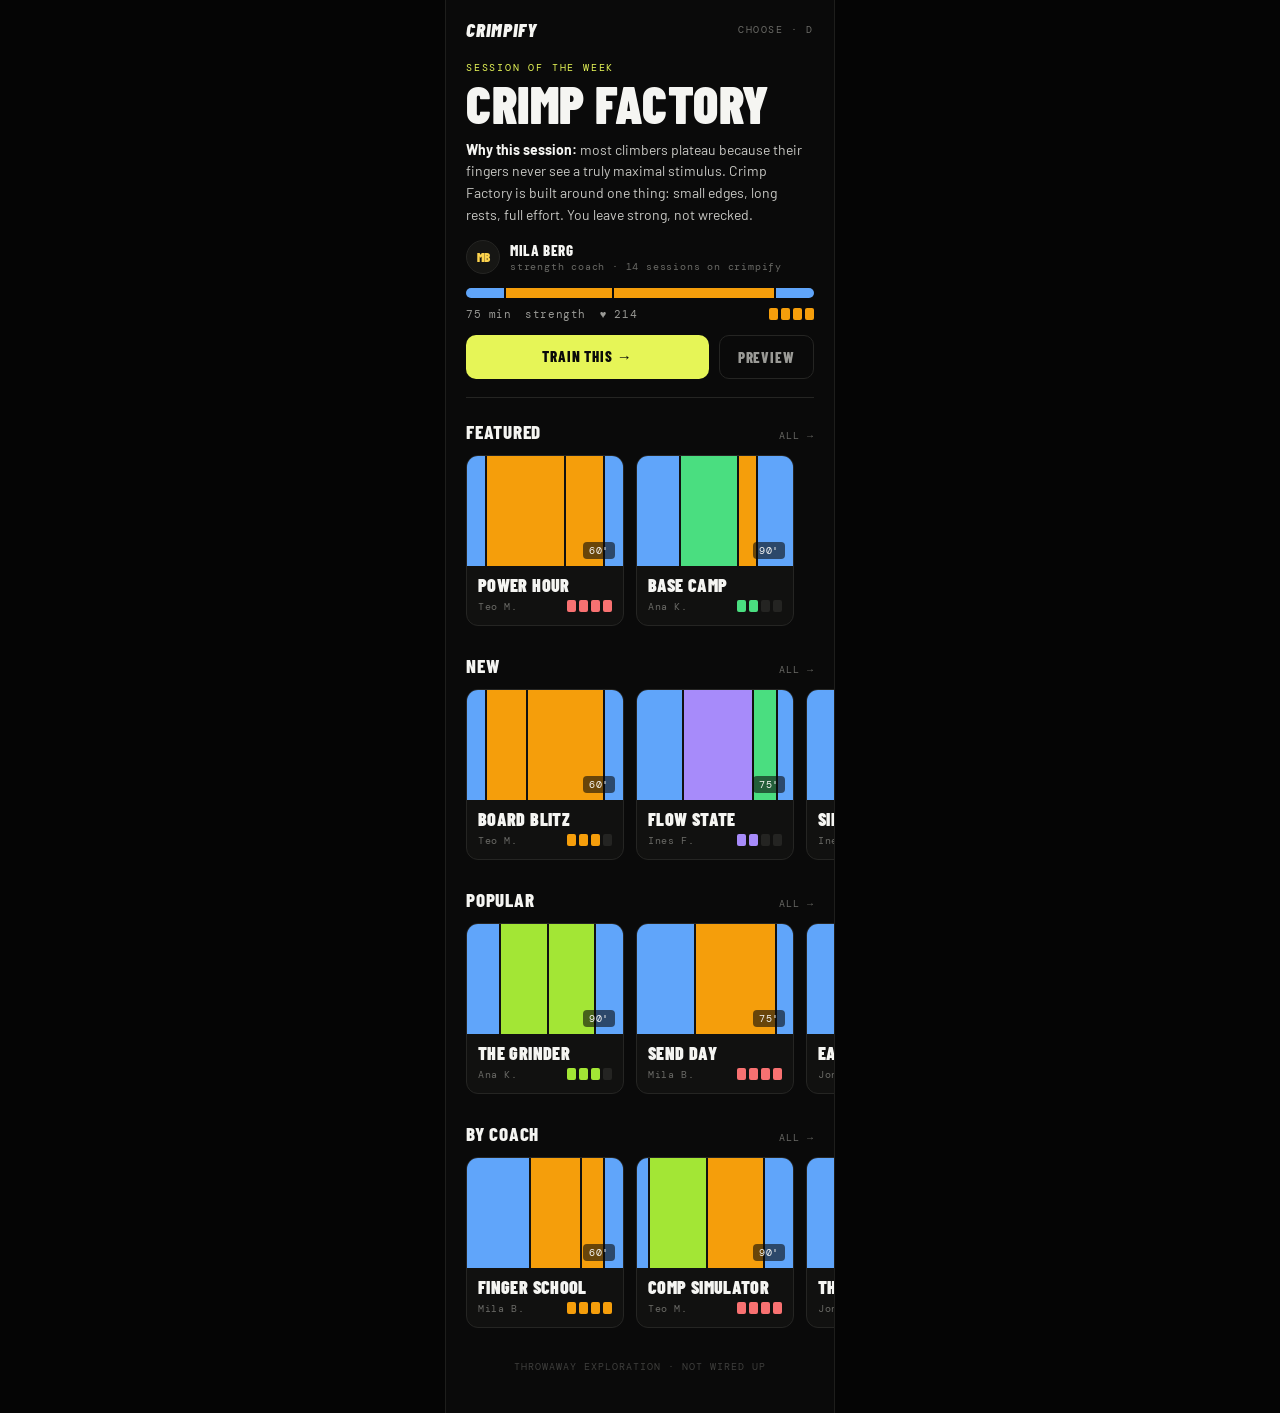
<file: explore/choose-d.html>
<!DOCTYPE html>
<html lang="en">
<head>
<meta charset="utf-8">
<meta name="viewport" content="width=device-width, initial-scale=1">
<title>Choose D · synthesis</title>
<link href="https://fonts.googleapis.com/css2?family=Barlow+Condensed:wght@700;800;900&family=DM+Mono:wght@400;500&family=Barlow:wght@400;500&display=swap" rel="stylesheet">
<style>
  /* throwaway verkenning D - synthese: hero van C, planken van A, rpe-phalanx van B.
     Cover = mini-blauwdruk: banden zijn de echte bloksequentie, breedte = blokduur (flex = basisminuten),
     kleur = categoriekleur van het blok. Phalanx = EFFORT (vast motief, later vastleggen in CLAUDE.md). */
  * { margin:0; padding:0; box-sizing:border-box; -webkit-font-smoothing:antialiased; }
  :root {
    --acid:#E6F557; --bg:#0A0A0A; --s1:#111110; --s2:#161614;
    --border:#1E1E1C; --border2:#252523; --text:#F5F5F2; --sub:#9A9A96; --muted:#6A6A66;
  }
  html,body { background:#050505; color:var(--text); font-family:'Barlow',sans-serif; }
  .phone { max-width:390px; margin:0 auto; min-height:100vh; background:var(--bg); border-left:1px solid var(--border); border-right:1px solid var(--border); padding-bottom:40px; }

  .topbar { display:flex; align-items:center; justify-content:space-between; padding:18px 20px 6px; }
  .logo { font-family:'Barlow Condensed',sans-serif; font-weight:900; font-size:19px; letter-spacing:.06em; font-style:italic; }
  .view-tag { font-family:'DM Mono',monospace; font-size:10px; letter-spacing:.16em; text-transform:uppercase; color:var(--muted); }

  /* ── hero: redactioneel (uit C) ── */
  .kicker { font-family:'DM Mono',monospace; font-size:10px; letter-spacing:.18em; text-transform:uppercase; color:var(--acid); padding:14px 20px 6px; }
  .feat { margin:0 20px; border-bottom:1px solid var(--border2); padding-bottom:18px; }
  .feat-name { font-family:'Barlow Condensed',sans-serif; font-weight:900; font-size:52px; line-height:.9; text-transform:uppercase; letter-spacing:.01em; }
  .feat-standfirst { font-size:14px; line-height:1.55; color:#C8C8C4; margin-top:12px; }
  .feat-standfirst b { color:var(--text); }
  .byline { display:flex; align-items:center; gap:10px; margin-top:14px; }
  .monogram { width:34px; height:34px; border-radius:50%; background:var(--s2); border:1px solid var(--border2); display:flex; align-items:center; justify-content:center; font-family:'Barlow Condensed',sans-serif; font-weight:900; font-size:13px; color:#FCD34D; flex-shrink:0; }
  .byline-name { font-family:'Barlow Condensed',sans-serif; font-weight:800; font-size:15px; text-transform:uppercase; letter-spacing:.04em; }
  .byline-role { font-family:'DM Mono',monospace; font-size:10px; letter-spacing:.08em; color:var(--muted); margin-top:1px; }
  .feat-tape { display:flex; gap:2px; height:10px; border-radius:5px; overflow:hidden; margin-top:14px; }
  .feat-meta { display:flex; gap:14px; align-items:center; margin-top:9px; font-family:'DM Mono',monospace; font-size:11px; letter-spacing:.05em; color:var(--sub); }
  .feat-cta { display:flex; gap:10px; margin-top:14px; }
  .feat-cta .go { flex:1; text-align:center; background:var(--acid); color:#0A0A0A; font-family:'Barlow Condensed',sans-serif; font-weight:800; font-size:15px; letter-spacing:.06em; text-transform:uppercase; border-radius:10px; padding:12px; cursor:pointer; }
  .feat-cta .peek { flex:0 0 auto; text-align:center; border:1px solid var(--border2); color:var(--sub); font-family:'Barlow Condensed',sans-serif; font-weight:800; font-size:15px; letter-spacing:.06em; text-transform:uppercase; border-radius:10px; padding:12px 18px; cursor:pointer; }

  /* ── rpe-phalanx (uit B): vier vingerkootjes, betekent overal EFFORT ── */
  .phalanx { display:flex; gap:3px; }
  .phalanx i { width:9px; height:12px; border-radius:2px; background:#242422; }

  /* ── planken (uit A) ── */
  .shelf-head { display:flex; align-items:baseline; justify-content:space-between; padding:22px 20px 10px; }
  .shelf-title { font-family:'Barlow Condensed',sans-serif; font-weight:800; font-size:19px; text-transform:uppercase; letter-spacing:.04em; }
  .shelf-more { font-family:'DM Mono',monospace; font-size:10px; letter-spacing:.1em; text-transform:uppercase; color:var(--muted); }
  .shelf { display:flex; gap:12px; overflow-x:auto; padding:2px 20px 6px; scrollbar-width:none; }
  .shelf::-webkit-scrollbar { display:none; }

  .cover-card { flex-shrink:0; width:158px; border-radius:12px; overflow:hidden; border:1px solid var(--border2); background:var(--s1); cursor:pointer; }
  /* cover = blauwdruk: verticale banden, links → rechts = volgorde van de sessie */
  .cover { height:110px; position:relative; }
  .cover .tape { position:absolute; inset:0; display:flex; gap:2px; }
  .cover .tape div { height:100%; }
  /* geen overlay: de blauwdruk is het beeld, vlak en eerlijk */
  .cover .mins { position:absolute; right:8px; bottom:7px; z-index:2; font-family:'DM Mono',monospace; font-size:10px; letter-spacing:.06em; color:var(--text); background:rgba(10,10,10,.6); border-radius:4px; padding:2px 6px; }
  .cover-body { padding:10px 11px 12px; }
  .cover-name { font-family:'Barlow Condensed',sans-serif; font-weight:900; font-size:18px; line-height:1; text-transform:uppercase; letter-spacing:.02em; }
  .cover-foot { display:flex; align-items:center; justify-content:space-between; gap:8px; margin-top:6px; }
  .cover-coach { font-family:'DM Mono',monospace; font-size:10px; letter-spacing:.06em; color:var(--muted); }

  .footnote { font-family:'DM Mono',monospace; font-size:10px; letter-spacing:.1em; text-transform:uppercase; color:#3E3E3C; text-align:center; padding:26px 20px 0; }
</style>
</head>
<body>
<div class="phone">
  <div class="topbar"><div class="logo">CRIMPIFY</div><div class="view-tag">choose · d</div></div>

  <div class="kicker">session of the week</div>
  <div class="feat">
    <div class="feat-name">Crimp Factory</div>
    <div class="feat-standfirst"><b>Why this session:</b> most climbers plateau because their fingers never see a truly maximal stimulus. Crimp Factory is built around one thing: small edges, long rests, full effort. You leave strong, not wrecked.</div>
    <div class="byline">
      <div class="monogram">MB</div>
      <div>
        <div class="byline-name">Mila Berg</div>
        <div class="byline-role">strength coach · 14 sessions on crimpify</div>
      </div>
    </div>
    <!-- Crimp Factory: dynamic 10 · max hangs 28 · board 1 42 · stretch 10 -->
    <div class="feat-tape">
      <div style="flex:10;background:#60A5FA;"></div>
      <div style="flex:28;background:#F59E0B;"></div>
      <div style="flex:42;background:#F59E0B;"></div>
      <div style="flex:10;background:#60A5FA;"></div>
    </div>
    <div class="feat-meta">
      <span>75 min</span><span>strength</span><span>♥ 214</span>
      <span class="phalanx" style="margin-left:auto;"><i style="background:#F59E0B;"></i><i style="background:#F59E0B;"></i><i style="background:#F59E0B;"></i><i style="background:#F59E0B;"></i></span>
    </div>
    <div class="feat-cta"><div class="go">Train this →</div><div class="peek">Preview</div></div>
  </div>

  <!-- Featured -->
  <div class="shelf-head"><div class="shelf-title">Featured</div><div class="shelf-more">all →</div></div>
  <div class="shelf">
    <div class="cover-card">
      <!-- Power Hour: dynamic 10 · limit blocks 42 · dynos 20 · stretch 10 -->
      <div class="cover"><div class="tape">
        <div style="flex:10;background:#60A5FA;"></div>
        <div style="flex:42;background:#F59E0B;"></div>
        <div style="flex:20;background:#F59E0B;"></div>
        <div style="flex:10;background:#60A5FA;"></div>
      </div><div class="mins">60'</div></div>
      <div class="cover-body">
        <div class="cover-name">Power Hour</div>
        <div class="cover-foot"><div class="cover-coach">Teo M.</div>
          <span class="phalanx"><i style="background:#F87171;"></i><i style="background:#F87171;"></i><i style="background:#F87171;"></i><i style="background:#F87171;"></i></span></div>
      </div>
    </div>
    <div class="cover-card">
      <!-- Base Camp: warm-up 30 · volume 40 · board application 12 · extended stretch 25 -->
      <div class="cover"><div class="tape">
        <div style="flex:30;background:#60A5FA;"></div>
        <div style="flex:40;background:#4ADE80;"></div>
        <div style="flex:12;background:#F59E0B;"></div>
        <div style="flex:25;background:#60A5FA;"></div>
      </div><div class="mins">90'</div></div>
      <div class="cover-body">
        <div class="cover-name">Base Camp</div>
        <div class="cover-foot"><div class="cover-coach">Ana K.</div>
          <span class="phalanx"><i style="background:#4ADE80;"></i><i style="background:#4ADE80;"></i><i></i><i></i></span></div>
      </div>
    </div>
  </div>

  <!-- New -->
  <div class="shelf-head"><div class="shelf-title">New</div><div class="shelf-more">all →</div></div>
  <div class="shelf">
    <div class="cover-card">
      <!-- Board Blitz: dynamic 10 · campus 22 · board 1 42 · stretch 10 -->
      <div class="cover"><div class="tape">
        <div style="flex:10;background:#60A5FA;"></div>
        <div style="flex:22;background:#F59E0B;"></div>
        <div style="flex:42;background:#F59E0B;"></div>
        <div style="flex:10;background:#60A5FA;"></div>
      </div><div class="mins">60'</div></div>
      <div class="cover-body">
        <div class="cover-name">Board Blitz</div>
        <div class="cover-foot"><div class="cover-coach">Teo M.</div>
          <span class="phalanx"><i style="background:#F59E0B;"></i><i style="background:#F59E0B;"></i><i style="background:#F59E0B;"></i><i></i></span></div>
      </div>
    </div>
    <div class="cover-card">
      <!-- Flow State: warm-up 30 · drill blocks 45 · spray light 15 · stretch 10 -->
      <div class="cover"><div class="tape">
        <div style="flex:30;background:#60A5FA;"></div>
        <div style="flex:45;background:#A78BFA;"></div>
        <div style="flex:15;background:#4ADE80;"></div>
        <div style="flex:10;background:#60A5FA;"></div>
      </div><div class="mins">75'</div></div>
      <div class="cover-body">
        <div class="cover-name">Flow State</div>
        <div class="cover-foot"><div class="cover-coach">Ines F.</div>
          <span class="phalanx"><i style="background:#A78BFA;"></i><i style="background:#A78BFA;"></i><i></i><i></i></span></div>
      </div>
    </div>
    <div class="cover-card">
      <!-- Silent Feet: dynamic 10 · movement drills 20 · skill light 12 · stretch 10 -->
      <div class="cover"><div class="tape">
        <div style="flex:10;background:#60A5FA;"></div>
        <div style="flex:20;background:#A78BFA;"></div>
        <div style="flex:12;background:#A78BFA;"></div>
        <div style="flex:10;background:#60A5FA;"></div>
      </div><div class="mins">45'</div></div>
      <div class="cover-body">
        <div class="cover-name">Silent Feet</div>
        <div class="cover-foot"><div class="cover-coach">Ines F.</div>
          <span class="phalanx"><i style="background:#A78BFA;"></i><i style="background:#A78BFA;"></i><i></i><i></i></span></div>
      </div>
    </div>
  </div>

  <!-- Popular -->
  <div class="shelf-head"><div class="shelf-title">Popular</div><div class="shelf-more">all →</div></div>
  <div class="shelf">
    <div class="cover-card">
      <!-- The Grinder: warm-up 30 · hehe 42 · 4x4 42 · extended stretch 25 -->
      <div class="cover"><div class="tape">
        <div style="flex:30;background:#60A5FA;"></div>
        <div style="flex:42;background:#A3E635;"></div>
        <div style="flex:42;background:#A3E635;"></div>
        <div style="flex:25;background:#60A5FA;"></div>
      </div><div class="mins">90'</div></div>
      <div class="cover-body">
        <div class="cover-name">The Grinder</div>
        <div class="cover-foot"><div class="cover-coach">Ana K.</div>
          <span class="phalanx"><i style="background:#A3E635;"></i><i style="background:#A3E635;"></i><i style="background:#A3E635;"></i><i></i></span></div>
      </div>
    </div>
    <div class="cover-card">
      <!-- Send Day: warm-up + fingers 35 · project attempts 48 · stretch 10 -->
      <div class="cover"><div class="tape">
        <div style="flex:35;background:#60A5FA;"></div>
        <div style="flex:48;background:#F59E0B;"></div>
        <div style="flex:10;background:#60A5FA;"></div>
      </div><div class="mins">75'</div></div>
      <div class="cover-body">
        <div class="cover-name">Send Day</div>
        <div class="cover-foot"><div class="cover-coach">Mila B.</div>
          <span class="phalanx"><i style="background:#F87171;"></i><i style="background:#F87171;"></i><i style="background:#F87171;"></i><i style="background:#F87171;"></i></span></div>
      </div>
    </div>
    <div class="cover-card">
      <!-- Easy Does It: mobility opener 20 · easy climbing 40 · hog 10 · stretch 10 -->
      <div class="cover"><div class="tape">
        <div style="flex:20;background:#60A5FA;"></div>
        <div style="flex:40;background:#4ADE80;"></div>
        <div style="flex:10;background:#60A5FA;"></div>
        <div style="flex:10;background:#60A5FA;"></div>
      </div><div class="mins">45'</div></div>
      <div class="cover-body">
        <div class="cover-name">Easy Does It</div>
        <div class="cover-foot"><div class="cover-coach">Jonas S.</div>
          <span class="phalanx"><i style="background:#60A5FA;"></i><i></i><i></i><i></i></span></div>
      </div>
    </div>
  </div>

  <!-- By coach -->
  <div class="shelf-head"><div class="shelf-title">By coach</div><div class="shelf-more">all →</div></div>
  <div class="shelf">
    <div class="cover-card">
      <!-- Finger School: warm-up + fingers 35 · max hangs 28 · active curls 12 · stretch 10 -->
      <div class="cover"><div class="tape">
        <div style="flex:35;background:#60A5FA;"></div>
        <div style="flex:28;background:#F59E0B;"></div>
        <div style="flex:12;background:#F59E0B;"></div>
        <div style="flex:10;background:#60A5FA;"></div>
      </div><div class="mins">60'</div></div>
      <div class="cover-body">
        <div class="cover-name">Finger School</div>
        <div class="cover-foot"><div class="cover-coach">Mila B.</div>
          <span class="phalanx"><i style="background:#F59E0B;"></i><i style="background:#F59E0B;"></i><i style="background:#F59E0B;"></i><i style="background:#F59E0B;"></i></span></div>
      </div>
    </div>
    <div class="cover-card">
      <!-- Comp Simulator: dynamic 10 · comp blocks 50 · pyramid 50 · extended stretch 25 -->
      <div class="cover"><div class="tape">
        <div style="flex:10;background:#60A5FA;"></div>
        <div style="flex:50;background:#A3E635;"></div>
        <div style="flex:50;background:#F59E0B;"></div>
        <div style="flex:25;background:#60A5FA;"></div>
      </div><div class="mins">90'</div></div>
      <div class="cover-body">
        <div class="cover-name">Comp Simulator</div>
        <div class="cover-foot"><div class="cover-coach">Teo M.</div>
          <span class="phalanx"><i style="background:#F87171;"></i><i style="background:#F87171;"></i><i style="background:#F87171;"></i><i style="background:#F87171;"></i></span></div>
      </div>
    </div>
    <div class="cover-card">
      <!-- The Reset: mobility opener 20 · hog 10 · no hangs 8 · extended stretch 25 -->
      <div class="cover"><div class="tape">
        <div style="flex:20;background:#60A5FA;"></div>
        <div style="flex:10;background:#60A5FA;"></div>
        <div style="flex:8;background:#F59E0B;"></div>
        <div style="flex:25;background:#60A5FA;"></div>
      </div><div class="mins">45'</div></div>
      <div class="cover-body">
        <div class="cover-name">The Reset</div>
        <div class="cover-foot"><div class="cover-coach">Jonas S.</div>
          <span class="phalanx"><i style="background:#60A5FA;"></i><i></i><i></i><i></i></span></div>
      </div>
    </div>
  </div>

  <div class="footnote">throwaway exploration · not wired up</div>
</div>
</body>
</html>
</file>
<file: style.css>
/* ── DESIGN TOKENS ──
   Eén betekenis per kleur. Acid = merk/interactie/selectie/load.
   Fingerprint = wat het traint. Sig = uitsluitend autoregulatie.
   Enige toegestane kleurliterals buiten dit blok: pure zwart-schaduwen
   (rgba(0,0,0,.x)) en de meta theme-color in index.html. */
:root {
  /* surfaces */
  --ink:      #0B0C0A;
  --carbon:   #11120F;
  --graphite: #292B25;
  /* typography */
  --chalk:    #F4F2EA;
  --dust:     #92968B;
  --disabled: #55594F;
  /* brand — acid blijft #E6F557, NOOIT #E8FF47 */
  --acid:      #E6F557;
  --acid-text: #0B0C0A;
  /* session fingerprint */
  --prepare:    #72A7F2;
  --volume:     #42D6A4;
  --max-effort: #FF861F;
  --skill:      #A58BFA;
  /* load */
  --load-filled: #E6F557;
  --load-empty:  #30332B;
  /* traffic light — exclusief autoregulatiesignaal */
  --sig-green:  #4ADE80;
  --sig-orange: #FB923C;
  --sig-red:    #F87171;
  /* states */
  --danger:  #F87171;
  --success: var(--chalk);
}

/* ── OPENING SPLASH ── */
#splash {
  position: fixed; inset: 0; z-index: 9999;
  background: var(--ink);
  display: flex; align-items: center; justify-content: center;
  overflow: hidden;
}
#splash.done { animation: splashOut .5s ease forwards; }
@keyframes splashOut { to { opacity: 0; visibility: hidden; } }
#splashInner { text-align: center; position: relative; }
#splashMark {
  width: 92px; height: 105px; color: var(--acid);
  animation: markIn .8s cubic-bezier(.2,.9,.3,1.15) both;
  filter: drop-shadow(0 0 22px color-mix(in srgb, var(--acid) 35%, transparent));
}
@keyframes markIn { from { opacity:0; transform: scale(.6) translateY(14px); } to { opacity:1; transform:none; } }
#splashWord {
  display:block; width: 210px; height: 41px; color: var(--chalk);
  margin: 18px auto 0;
  animation: wordIn .7s ease .35s both;
}
@keyframes wordIn { from { opacity:0; transform: translateY(10px); } to { opacity:1; transform:none; } }
#splashBy {
  font-family: 'DM Mono', monospace; font-size: 12px;
  letter-spacing: .35em; text-transform: uppercase;
  color: color-mix(in srgb, var(--acid) 45%, var(--ink)); margin-top: 10px; padding-left: .35em;
  opacity: 0; animation: byFade .6s ease .5s forwards;
}
@keyframes shine {
  0%   { opacity: 0; background-position: 130% 0; transform: scale(.96); }
  25%  { opacity: 1; }
  100% { opacity: 1; background-position: -30% 0; transform: scale(1); }
}
@keyframes byFade { to { opacity: 1; } }
#splashBeta {
  font-family: 'DM Mono', monospace; font-size: 10px;
  letter-spacing: .25em; text-transform: uppercase;
  color: var(--disabled); margin-top: 6px; padding-left: .25em;
  opacity: 0; animation: byFade .6s ease .7s forwards;
}
#splashFlash {
  position: absolute; inset: 0; background: var(--acid);
  opacity: 0; pointer-events: none;
}
#splashFlash.fire { animation: flash .45s ease forwards; }
@keyframes flash {
  0%   { opacity: 0; }
  35%  { opacity: .9; }
  100% { opacity: 0; }
}


*, *::before, *::after { box-sizing: border-box; margin: 0; padding: 0; }

/* geen pull-to-refresh: er is geen server, er valt niets te verversen.
   none op de root dooft de refresh-chain (Android Chrome, iOS Safari 16+);
   contain op de scrollers stopt chaining zonder hun eigen bounce te raken */
html, body { height: 100%; background: var(--ink); overscroll-behavior-y: none; }

body {
  display: flex; justify-content: center;
  padding: 28px 12px 60px;
  font-family: 'Barlow Condensed', sans-serif;
}

/* ── SCREEN SHELL ── */
.screen {
  width: 100%; max-width: 420px;
  background: var(--ink);
  border-radius: 20px; overflow: hidden;
  border: 1px solid var(--graphite);
  display: flex; flex-direction: column;
  height: calc(100dvh - 56px);
  max-height: 900px;
  min-height: 480px;
  position: relative;
}

/* ── VIEWS ── */
.view {
  display: none; flex-direction: column;
  flex: 1; overflow: hidden;
}
.view.active { display: flex; }

/* ── SCROLL BODY ── */
.scroll-body {
  flex: 1; overflow-y: auto;
  -webkit-overflow-scrolling: touch;
  scrollbar-width: none;
  overscroll-behavior-y: contain;
}
.scroll-body::-webkit-scrollbar { display: none; }

/* ════════════════════════════
   SHARED ATOMS
════════════════════════════ */
.slabel {
  font-family: 'DM Mono', monospace; font-size: 8px;
  letter-spacing: .2em; text-transform: uppercase;
  color: var(--disabled); padding: 16px 20px 8px;
}
.section-head {
  display: flex; justify-content: space-between; align-items: baseline;
  padding: 16px 20px 8px;
}
.section-title { font-size: 15px; font-weight: 800; text-transform: uppercase; color: var(--chalk); letter-spacing:.03em; }
.section-more { font-family:'DM Mono',monospace; font-size:8px; letter-spacing:.12em; color:var(--disabled); text-transform:uppercase; }

.topbar { display:flex; justify-content:space-between; align-items:center; padding:18px 20px 2px; flex-shrink:0; }
.logo { font-size:20px; font-weight:900; letter-spacing:.08em; text-transform:uppercase; color:var(--acid); }
.logo { display:flex; align-items:center; gap:8px; }
.logo-mark { width:20px; height:23px; color:var(--acid); }
.logo-word { width:88px; height:17px; color:var(--chalk); }
.streak { font-family:'DM Mono',monospace; font-size:9px; color:var(--disabled); letter-spacing:.1em; }
.streak b { color:color-mix(in srgb, var(--acid) 55%, transparent); font-weight:400; }
.phase-line { font-family:'DM Mono',monospace; font-size:9px; color:var(--disabled); padding:2px 20px 0; letter-spacing:.07em; flex-shrink:0; }
.phase-line b { color:color-mix(in srgb, var(--acid) 55%, transparent); font-weight:400; }

/* sticky footer */
.footer { padding:12px 20px 16px; border-top:1px solid var(--graphite); display:flex; justify-content:space-between; align-items:center; background:var(--ink); flex-shrink:0; box-shadow: 0 -12px 24px rgba(0,0,0,.5); z-index: 5; }
.footer-meta { font-family:'DM Mono',monospace; font-size:9px; color:var(--disabled); line-height:1.8; }
.footer-meta b { color:color-mix(in srgb, var(--acid) 55%, transparent); font-weight:400; }
.start-btn { font-size:13px; font-weight:800; letter-spacing:.14em; text-transform:uppercase; background:var(--acid); color:var(--acid-text); border:none; padding:10px 20px; border-radius:3px; cursor:pointer; box-shadow:0 0 16px color-mix(in srgb, var(--acid) 18%, transparent); transition:box-shadow .15s; }
.start-btn:hover { box-shadow:0 0 26px color-mix(in srgb, var(--acid) 32%, transparent); }

/* back btn */
.back-btn { font-family:'DM Mono',monospace; font-size:9px; letter-spacing:.12em; text-transform:uppercase; color:var(--dust); background:none; border:none; cursor:pointer; padding:0; display:flex; align-items:center; gap:5px; }
.back-btn:hover { color:var(--chalk); }

/* time scrubber */
.time-track-wrap { position:relative; overflow:hidden; flex-shrink:0; }
.time-track-wrap::before,.time-track-wrap::after { content:''; position:absolute; top:0; bottom:0; width:28px; z-index:2; pointer-events:none; }
.time-track-wrap::before { left:0; background:linear-gradient(90deg,var(--ink),transparent); }
.time-track-wrap::after { right:0; background:linear-gradient(-90deg,var(--ink),transparent); }
.time-track { display:flex; gap:7px; padding:3px calc(50% - 29px); overflow-x:auto; scroll-snap-type:x mandatory; -webkit-overflow-scrolling:touch; scrollbar-width:none; cursor:grab; }
.time-track::-webkit-scrollbar { display:none; }
/* ── GENERATE-VRAAGFLOW: kort gesprek, dan een voorstel ── */
.gen-q { font-family:'Barlow Condensed',sans-serif; font-size:16px; font-weight:800; text-transform:uppercase; letter-spacing:.03em; color:var(--chalk); padding:14px 20px 8px; }
.gen-opts { display:flex; flex-wrap:wrap; gap:8px; padding:0 20px; }
.gen-opt { padding:9px 13px; border-radius:10px; background:var(--carbon); border:1px solid var(--graphite); color:var(--chalk); font-family:'Barlow Condensed',sans-serif; font-weight:800; font-size:14px; text-transform:uppercase; letter-spacing:.04em; cursor:pointer; text-align:left; }
.gen-opt small { display:block; font-family:'Barlow',sans-serif; font-weight:400; font-size:11px; color:var(--dust); text-transform:none; letter-spacing:0; margin-top:1px; }
.gen-opt.sel { border-color:var(--acid); }
.gen-free { display:flex; gap:8px; padding:10px 20px 0; }
.gen-free input { flex:1; padding:11px; border-radius:8px; border:1px solid var(--graphite); background:var(--ink); color:var(--chalk); font-family:'Barlow',sans-serif; font-size:14px; outline:none; }
.gen-free button { width:44px; border-radius:8px; border:1px solid var(--graphite); background:none; color:var(--dust); font-size:16px; cursor:pointer; }
.gen-gear-row { display:flex; align-items:center; gap:8px; }
.gen-gear-label { flex:1; font-family:'Barlow',sans-serif; font-size:14px; color:var(--chalk); }
.gen-prop { margin:4px 20px 0; background:var(--carbon); border:1px solid var(--graphite); border-radius:14px; padding:16px; }
.gen-prop-title { font-family:'Barlow Condensed',sans-serif; font-size:20px; font-weight:800; text-transform:uppercase; letter-spacing:.03em; color:var(--chalk); }
.gen-band { display:flex; height:6px; border-radius:3px; overflow:hidden; margin:10px 0 8px; background:var(--ink); }
.gen-meta { font-family:'DM Mono',monospace; font-size:10px; letter-spacing:.08em; text-transform:uppercase; color:var(--dust); }
.gen-reason { font-family:'Barlow',sans-serif; font-size:13px; color:var(--dust); line-height:1.5; margin-top:6px; }
.gen-ghost { display:block; background:none; border:none; color:var(--disabled); font-family:'DM Mono',monospace; font-size:10px; letter-spacing:.1em; text-transform:uppercase; cursor:pointer; padding:10px 20px 0; }

/* eerlijk tijdconflict (generate): neutrale melding, geen kleursignaal */
.fit-warning {
  margin: 0 0 8px; padding: 10px 12px;
  border: 1px dashed var(--graphite); border-radius: 8px;
  font-family: 'DM Mono', monospace; font-size: 10px;
  letter-spacing: .08em; text-transform: uppercase;
  color: var(--dust); line-height: 1.6;
}
/* builder: duur-steppers binnen het blokmodel */
.slab-stepper { display: flex; align-items: center; gap: 4px; flex-shrink: 0; }
.step-btn {
  width: 26px; height: 26px; border-radius: 7px;
  border: 1px solid var(--graphite); background: none;
  color: var(--dust); font-size: 14px; line-height: 1; cursor: pointer;
  flex-shrink: 0; padding: 0;
}
.step-btn:active { background: var(--acid); color: var(--acid-text); border-color: var(--acid); }

/* Add a block: onopvallende scrollbar — dun, donker, geen lichte track */
#blockPickerList { scrollbar-width:thin; scrollbar-color:var(--graphite) transparent; }
#blockPickerList::-webkit-scrollbar { width:4px; }
#blockPickerList::-webkit-scrollbar-thumb { background:var(--graphite); border-radius:2px; }
#blockPickerList::-webkit-scrollbar-track { background:transparent; }
/* compacte tijd-chips: tik kiest, rij klapt dicht; geen "min"-labels */
.time-item { scroll-snap-align:center; flex-shrink:0; width:46px; padding:9px 0; border-radius:8px; border:1px solid transparent; background:var(--carbon); text-align:center; cursor:pointer; transition:all .18s; user-select:none; }
.time-item.active { border-color:var(--acid); background:color-mix(in srgb, var(--acid) 5%, transparent); }
.t-num { font-size:17px; font-weight:900; color:var(--dust); transition:color .18s; line-height:1; }
.time-item.active .t-num { color:var(--acid); }

/* search */
.search-wrap { padding:14px 20px 0; flex-shrink:0; }
.search-box { display:flex; align-items:center; gap:10px; background:var(--carbon); border:1px solid var(--graphite); border-radius:8px; padding:10px 14px; }
.search-box:focus-within { border-color:var(--dust); }
.search-icon { font-size:14px; opacity:.3; flex-shrink:0; }
.search-input { background:none; border:none; outline:none; font-family:'DM Mono',monospace; font-size:11px; letter-spacing:.06em; color:var(--chalk); width:100%; }
.search-input::placeholder { color:var(--disabled); }

/* session cards */
.tile { scroll-snap-align:start; flex-shrink:0; width:140px; border-radius:9px; overflow:hidden; border:1px solid transparent; cursor:pointer; transition:filter .15s,border-color .15s,box-shadow .15s; }
.tile:hover { filter:brightness(1.12); }
.tile.active { box-shadow:0 0 0 1px var(--tile-color,var(--graphite)); }
.tile-accent { height:2px; }
.tile-body { padding:13px 12px 11px; }
.tile-cat { font-family:'DM Mono',monospace; font-size:7px; letter-spacing:.15em; text-transform:uppercase; opacity:.5; margin-bottom:5px; }
.tile-name { font-size:16px; font-weight:800; text-transform:uppercase; letter-spacing:.03em; line-height:1.1; }
.tile-desc { font-family:'DM Mono',monospace; font-size:8px; margin-top:5px; letter-spacing:.04em; line-height:1.5; opacity:.4; }
.tile-foot { display:flex; justify-content:space-between; align-items:center; margin-top:9px; }
.tile-rpe { font-family:'DM Mono',monospace; font-size:8px; opacity:.4; }
.tile-dur-ghost { font-size:20px; font-weight:900; opacity:.15; letter-spacing:-.02em; }

/* recent cards */
.recent-card { scroll-snap-align:start; flex-shrink:0; width:130px; border-radius:8px; overflow:hidden; border:1px solid var(--graphite); cursor:pointer; transition:all .15s; position:relative; }
.recent-card:hover { filter:brightness(1.15); }
.recent-card.active { box-shadow:0 0 0 2px var(--rc-color,var(--dust)), 0 0 14px -3px var(--rc-color,var(--dust)); transform:translateY(-2px); }
.rc-top { height:2px; }
.rc-body { padding:10px 11px 9px; }
.rc-name { font-size:14px; font-weight:800; text-transform:uppercase; letter-spacing:.03em; line-height:1; }
.rc-meta { font-family:'DM Mono',monospace; font-size:8px; margin-top:4px; letter-spacing:.06em; opacity:.45; line-height:1.5; }
.rc-date { font-family:'DM Mono',monospace; font-size:7px; color:var(--disabled); margin-top:6px; letter-spacing:.08em; }

/* tiles row */
.tiles-row { display:flex; gap:8px; overflow-x:auto; overflow-y:visible; padding:8px 20px 10px; scroll-snap-type:x mandatory; -webkit-overflow-scrolling:touch; scrollbar-width:none; }
.tiles-grid { display:grid; grid-template-columns:1fr 1fr; gap:8px; padding:0 20px 4px; }
.path-cards { display:grid; grid-template-columns:1fr 1fr; gap:8px; padding:6px 20px 10px; }
.path-card { border:1px solid var(--graphite); border-radius:10px; padding:16px 14px; cursor:pointer; background:var(--carbon); transition:filter .15s; }
.path-card:active { filter:brightness(1.25); }
.path-name { font-family:'Barlow Condensed',sans-serif; font-weight:900; font-size:20px; text-transform:uppercase; letter-spacing:.03em; color:var(--acid); }
.path-sub { font-family:'DM Mono',monospace; font-size:9px; letter-spacing:.08em; text-transform:uppercase; color:var(--disabled); margin-top:4px; }
.edit-mini { width:34px; height:34px; border-radius:8px; border:1px solid var(--graphite); background:color-mix(in srgb, var(--ink) 70%, transparent); color:var(--dust); font-size:13px; line-height:1; cursor:pointer; display:flex; align-items:center; justify-content:center; padding:0; }
.edit-mini:active { transform:scale(.92); }
.slab-drag-handle { width:34px; height:34px; display:flex; align-items:center; justify-content:center; color:var(--dust); font-size:17px; cursor:grab; touch-action:none; flex-shrink:0; user-select:none; }
.drag-lift { transform:scale(1.02); box-shadow:0 8px 24px rgba(0,0,0,.6); z-index:20; position:relative; filter:brightness(1.3); transition:none; }
.tiles-grid .tile { width:auto; }
.tiles-row::-webkit-scrollbar { display:none; }

/* active preview */
.active-preview { margin:8px 20px 0; border-radius:8px; overflow:hidden; border:1px solid var(--graphite); }
.ap-tape { display:flex; height:4px; }
.ap-seg { height:100%; }
.ap-body { background:var(--carbon); padding:11px 14px 10px; }
.ap-head { display:flex; justify-content:space-between; align-items:baseline; margin-bottom:8px; }
.ap-title { font-size:15px; font-weight:900; text-transform:uppercase; }
.ap-meta { font-family:'DM Mono',monospace; font-size:8px; color:var(--disabled); }
.ap-rows { display:flex; flex-direction:column; }
.ap-row { display:flex; align-items:center; gap:8px; padding:4px 0; border-top:1px solid var(--graphite); }
.ap-dot { width:4px; height:4px; border-radius:50%; flex-shrink:0; }
.ap-name { flex:1; font-size:10px; font-weight:700; letter-spacing:.04em; text-transform:uppercase; }
.ap-t { font-family:'DM Mono',monospace; font-size:8px; color:var(--disabled); }

/* movement badge */
.movement { margin:10px 20px 0; padding:8px 13px; background:var(--carbon); border:1px solid var(--graphite); border-radius:6px; display:flex; align-items:center; gap:8px; }
.mvmt-dot { width:5px; height:5px; border-radius:50%; background:var(--acid); opacity:.35; flex-shrink:0; }
.mvmt-text { font-family:'DM Mono',monospace; font-size:9px; color:var(--disabled); letter-spacing:.07em; }
.mvmt-text b { color:color-mix(in srgb, var(--acid) 55%, transparent); font-weight:400; }

/* search results */
.search-results { display:none; padding:8px 20px 0; }
.search-results.visible { display:block; }
.sr-item { display:flex; align-items:center; gap:12px; padding:9px 0; border-bottom:1px solid var(--graphite); cursor:pointer; transition:opacity .12s; }
.sr-item:last-child { border-bottom:none; }
.sr-item:hover { opacity:.75; }
.sr-dot { width:8px; height:8px; border-radius:2px; flex-shrink:0; }
.sr-info { flex:1; }
.sr-name { font-size:14px; font-weight:700; text-transform:uppercase; letter-spacing:.03em; }
.sr-sub { font-family:'DM Mono',monospace; font-size:8px; color:var(--disabled); margin-top:2px; }
.sr-dur { font-family:'DM Mono',monospace; font-size:9px; color:var(--disabled); }
.main-content.hidden { display:none; }

/* ════════════════════════════
   VIEW 2 — SESSION OVERVIEW (SLAB)
════════════════════════════ */
.slab-header { padding:14px 20px 16px; flex-shrink:0; }
.slab-topbar { display:flex; justify-content:space-between; align-items:center; margin-bottom:14px; }
.slab-title { font-size:30px; font-weight:900; text-transform:uppercase; letter-spacing:.01em; line-height:1; }
.slab-meta { font-family:'DM Mono',monospace; font-size:9px; color:var(--disabled); letter-spacing:.08em; margin-top:4px; }
.slab-tape { display:flex; height:8px; gap:2px; border-radius:3px; overflow:hidden; }
.slab-seg { height:100%; }

.slab-blocks { display:flex; flex-direction:column; gap:2px; flex:1; overflow-y:auto; }
.slab-block { display:flex; align-items:center; min-height:70px; padding:0 20px; position:relative; overflow:hidden; cursor:pointer; transition:filter .15s; flex-shrink:0; }
.slab-block:hover { filter:brightness(1.12); }
.slab-accent { position:absolute; left:0; top:0; bottom:0; width:3px; }
.slab-block-name { flex:1; font-size:18px; font-weight:800; letter-spacing:.04em; text-transform:uppercase; z-index:1; padding-left:14px; }
.slab-block-dur { font-family:'DM Mono',monospace; font-size:11px; z-index:1; flex-shrink:0; margin-right:8px; }
.dur-stepper { display:flex; align-items:center; gap:8px; flex-shrink:0; margin-right:18px; z-index:3; }
.slab-chev { font-size:14px; z-index:3; flex-shrink:0; opacity:.4; margin-right:2px; }
.slab-ghost { font-size:46px; font-weight:900; line-height:1; letter-spacing:-.03em; position:absolute; right:16px; top:50%; transform:translateY(-50%); pointer-events:none; user-select:none; opacity:.20; z-index:0; }
.slab-ghost .gu { font-size:46px; font-weight:900; opacity:1; margin-left:-2px; }
.slab-block-min { font-family:'Barlow Condensed',sans-serif; font-weight:800; font-size:15px; letter-spacing:.02em; text-transform:uppercase; flex-shrink:0; margin-right:14px; opacity:.85; z-index:2; }
.dur-btn { width:26px; height:26px; border-radius:6px; border:1px solid var(--graphite); background:color-mix(in srgb, var(--ink) 85%, transparent); font-size:16px; font-weight:700; line-height:1; cursor:pointer; display:flex; align-items:center; justify-content:center; padding:0; }
.dur-btn:active { transform:scale(.9); }
.dur-val { font-family:'DM Mono',monospace; font-size:12px; min-width:30px; text-align:center; }
.slab-progress { height:2px; background:var(--graphite); flex-shrink:0; }
.slab-progress-fill { height:100%; background:var(--acid); opacity:.5; transition:width .3s; }

/* ════════════════════════════
   VIEW 3 — BLOCK DETAIL
════════════════════════════ */
.detail-header { padding:16px 20px 14px; flex-shrink:0; border-bottom:1px solid var(--graphite); }
.detail-topbar { display:flex; justify-content:space-between; align-items:center; margin-bottom:16px; }
.detail-block-num { font-family:'DM Mono',monospace; font-size:9px; color:var(--disabled); letter-spacing:.12em; }

.detail-name { font-size:34px; font-weight:900; text-transform:uppercase; letter-spacing:.02em; line-height:1; }
.detail-cat { font-family:'DM Mono',monospace; font-size:9px; margin-top:5px; letter-spacing:.1em; text-transform:uppercase; opacity:.5; }

/* timer */
.timer-wrap { padding:24px 20px 16px; text-align:center; flex-shrink:0; }
.timer-ring-wrap { position:relative; display:inline-block; margin-bottom:16px; }
.timer-ring { transform:rotate(-90deg); }
.timer-ring-bg { fill:none; stroke:var(--graphite); stroke-width:4; }
.timer-ring-fill { fill:none; stroke-width:4; stroke-linecap:round; transition:stroke-dashoffset .5s linear; }
.timer-display { position:absolute; top:50%; left:50%; transform:translate(-50%,-50%); text-align:center; }
.timer-time { font-size:42px; font-weight:900; letter-spacing:-.02em; line-height:1; color:var(--chalk); font-family:'Barlow Condensed',sans-serif; }
.timer-label { font-family:'DM Mono',monospace; font-size:9px; color:var(--dust); letter-spacing:.12em; text-transform:uppercase; margin-top:4px; }

/* guided warmup player */
.guided-stack { flex:1; overflow-y:auto; scrollbar-width:none; padding:8px 0; scroll-behavior:smooth; }
.guided-stack::-webkit-scrollbar { display:none; }
.gi { display:flex; align-items:center; gap:14px; padding:16px 20px; min-height:60px; opacity:.35; transition:opacity .3s, background .3s; border-left:3px solid transparent; }
.gi.done { opacity:.18; }
.gi.active { opacity:1; background:color-mix(in srgb, var(--prepare) 7%, transparent); border-left-color:var(--prepare); min-height:120px; }
.gi.active.rest { background:color-mix(in srgb, var(--acid) 6%, transparent); border-left-color:var(--acid); }
.gi-check { width:22px; height:22px; border-radius:50%; border:1.5px solid var(--graphite); flex-shrink:0; display:flex; align-items:center; justify-content:center; font-size:12px; color:var(--disabled); }
.gi.done .gi-check { background:none; border-color:var(--success); color:var(--success); }
.gi-body { flex:1; }
.gi-name { font-family:'Barlow Condensed',sans-serif; font-weight:800; text-transform:uppercase; letter-spacing:.03em; font-size:16px; color:var(--dust); line-height:1.05; }
.gi.active .gi-name { font-size:26px; color:color-mix(in srgb, var(--prepare) 40%, var(--chalk)); }
.gi.active.rest .gi-name { color:var(--acid); }
.gi-note { font-family:'DM Mono',monospace; font-size:9px; color:var(--disabled); margin-top:2px; letter-spacing:.04em; }
.gi.active .gi-note { font-size:12px; color:var(--dust); margin-top:5px; }
.gi-timer { font-family:'Barlow Condensed',sans-serif; font-weight:900; font-size:20px; color:var(--disabled); flex-shrink:0; min-width:48px; text-align:right; }
.gi.active .gi-timer { font-size:40px; color:color-mix(in srgb, var(--prepare) 40%, var(--chalk)); }
.gi.active.rest .gi-timer { color:var(--acid); }

/* drill player */
.dp-card { background:var(--carbon); border:1px solid var(--graphite); border-radius:10px; margin-bottom:10px; overflow:hidden; transition:border-color .2s, background .2s; border-left:3px solid transparent; }
.dp-card.open { border-color:color-mix(in srgb, var(--skill) 40%, transparent); }
.dp-card.active { background:color-mix(in srgb, var(--skill) 9%, transparent); border-left-color:var(--skill); border-color:color-mix(in srgb, var(--skill) 40%, transparent); box-shadow:0 0 16px color-mix(in srgb, var(--skill) 12%, transparent); }
.dp-card.active .dp-name { font-size:22px; color:color-mix(in srgb, var(--skill) 30%, var(--chalk)); }
.dp-card.active .dp-timer-mini { font-size:30px; }
.dp-head { display:flex; align-items:center; gap:14px; padding:16px; cursor:pointer; }
.dp-num { width:30px; height:30px; border-radius:7px; background:color-mix(in srgb, var(--skill) 12%, transparent); border:1px solid color-mix(in srgb, var(--skill) 27%, transparent); color:color-mix(in srgb, var(--skill) 55%, var(--chalk)); font-family:'Barlow Condensed',sans-serif; font-weight:800; font-size:16px; display:flex; align-items:center; justify-content:center; flex-shrink:0; }
.dp-card.done .dp-num { background:none; border-color:var(--success); color:var(--success); }
.dp-info { flex:1; min-width:0; }
.dp-name { font-family:'Barlow Condensed',sans-serif; font-weight:800; text-transform:uppercase; letter-spacing:.03em; font-size:18px; color:color-mix(in srgb, var(--skill) 55%, var(--chalk)); line-height:1.05; }
.dp-tag { font-family:'DM Mono',monospace; font-size:8px; letter-spacing:.1em; text-transform:uppercase; color:var(--disabled); margin-top:3px; }
.dp-timer-mini { font-family:'Barlow Condensed',sans-serif; font-weight:900; font-size:22px; color:var(--skill); flex-shrink:0; min-width:54px; text-align:right; }
.dp-chev { font-size:16px; color:var(--disabled); flex-shrink:0; transition:transform .2s; }
.dp-card.open .dp-chev { transform:rotate(90deg); }
.dp-detail { max-height:0; overflow:hidden; transition:max-height .3s ease; }
.dp-card.open .dp-detail { max-height:1200px; }
.dp-detail-inner { padding:0 16px 16px; border-top:1px solid var(--graphite); padding-top:12px; }
.dp-lbl { font-family:'DM Mono',monospace; font-size:8px; letter-spacing:.18em; text-transform:uppercase; color:var(--disabled); margin:10px 0 4px; }
.dp-detail-inner p { font-family:'Barlow',sans-serif; font-size:14px; color:var(--dust); line-height:1.6; }
.dp-controls { display:flex; gap:8px; padding:0 16px 16px; }
.dp-tbtn { flex:1; font-family:'DM Mono',monospace; font-size:11px; letter-spacing:.1em; text-transform:uppercase; padding:9px; border-radius:6px; border:1px solid color-mix(in srgb, var(--skill) 27%, transparent); background:color-mix(in srgb, var(--skill) 8%, transparent); color:color-mix(in srgb, var(--skill) 55%, var(--chalk)); cursor:pointer; }
.dp-tbtn.done-btn { border-color:var(--graphite); background:none; color:var(--success); }

.timer-controls { display:flex; gap:10px; justify-content:center; }
.timer-btn { font-size:13px; font-weight:800; letter-spacing:.1em; text-transform:uppercase; border:none; cursor:pointer; padding:11px 22px; border-radius:4px; transition:all .15s; }
.timer-btn.primary { background:var(--acid); color:var(--acid-text); box-shadow:0 0 14px color-mix(in srgb, var(--acid) 18%, transparent); }
.timer-btn.secondary { background:var(--carbon); color:var(--disabled); border:1px solid var(--graphite); }
.timer-btn.primary:hover { box-shadow:0 0 22px color-mix(in srgb, var(--acid) 30%, transparent); }

/* detail info */
.detail-info { padding:0 20px 16px; flex:1; overflow-y:auto; }
.detail-section-lbl { font-family:'DM Mono',monospace; font-size:9px; letter-spacing:.2em; text-transform:uppercase; color:var(--disabled); margin-bottom:8px; margin-top:16px; }
.detail-card { background:var(--carbon); border:1px solid var(--graphite); border-radius:8px; padding:15px; }
.detail-card p { font-family:'Barlow',sans-serif; font-size:14px; color:var(--dust); letter-spacing:.01em; line-height:1.6; }
.detail-stat-row { display:flex; gap:10px; flex-wrap:wrap; }
.detail-stat { background:var(--carbon); border-radius:5px; padding:8px 12px; flex:1; min-width:70px; }
.detail-stat-val { font-size:20px; font-weight:800; line-height:1; }
.detail-stat-lbl { font-family:'DM Mono',monospace; font-size:7px; letter-spacing:.12em; text-transform:uppercase; color:var(--disabled); margin-top:2px; }

/* sets logger */
.sets-row { display:flex; gap:8px; flex-wrap:wrap; margin-top:4px; }
.set-dot { width:36px; height:36px; border-radius:6px; border:1px solid var(--graphite); background:var(--carbon); display:flex; align-items:center; justify-content:center; font-size:11px; font-weight:700; color:var(--disabled); cursor:pointer; transition:all .15s; }
.set-dot.done { background:var(--acid); color:var(--acid-text); border-color:var(--acid); }

/* next block preview */
.next-block { display:flex; align-items:center; gap:12px; padding:12px 14px; background:var(--carbon); border:1px solid var(--graphite); border-radius:8px; cursor:pointer; margin-top:4px; transition:filter .15s; }
.next-block:hover { filter:brightness(1.1); }
.next-dot { width:6px; height:6px; border-radius:50%; flex-shrink:0; }
.next-name { flex:1; font-size:14px; font-weight:700; text-transform:uppercase; letter-spacing:.04em; }
.next-arr { font-size:16px; color:var(--disabled); }

/* ════════════════════════════
   LANDING — Today's Pick, routes, continue, rhythm
   Drie niveaus: ink-achtergrond, gevulde carbon-kaarten, één primaire kaart.
════════════════════════════ */
.pick-card { margin:10px 20px 0; border-radius:14px; overflow:hidden; background:var(--carbon); }
.pick-band { display:flex; gap:2px; height:14px; }
.pick-band div { height:100%; }
.pick-body { padding:12px 14px 14px; }
.pick-kicker { font-family:'DM Mono',monospace; font-size:10px; letter-spacing:.18em; text-transform:uppercase; color:var(--acid); }
.pick-name { font-family:'Barlow Condensed',sans-serif; font-weight:900; font-size:32px; line-height:1; text-transform:uppercase; letter-spacing:.01em; color:var(--chalk); margin-top:6px; }
.pick-meta { display:flex; flex-wrap:wrap; gap:4px 12px; margin-top:8px; font-family:'DM Mono',monospace; font-size:11px; letter-spacing:.05em; color:var(--dust); }
.pick-meta span { white-space:nowrap; }
.pick-load { display:flex; align-items:center; gap:6px; }
.pick-reason { font-family:'Barlow',sans-serif; font-size:13px; line-height:1.5; color:var(--dust); margin-top:9px; }
.pick-btn { display:block; width:100%; margin-top:12px; text-align:center; background:var(--acid); color:var(--acid-text); border:none; font-family:'Barlow Condensed',sans-serif; font-weight:800; font-size:16px; letter-spacing:.08em; text-transform:uppercase; border-radius:10px; padding:13px; cursor:pointer; box-shadow:0 0 16px color-mix(in srgb, var(--acid) 18%, transparent); }
.pick-btn.ghost { background:none; border:1px solid var(--graphite); color:var(--dust); box-shadow:none; }
/* WHY THIS?: uitklapbare volledige coach-redenering onder de causale regel */
.pick-why-btn { margin-top:8px; background:none; border:none; padding:0; font-family:'DM Mono',monospace; font-size:10px; letter-spacing:.14em; text-transform:uppercase; color:var(--dust); cursor:pointer; }
.pick-why { display:none; margin-top:8px; font-family:'Barlow',sans-serif; font-size:13px; line-height:1.55; color:var(--dust); }
.pick-why.open { display:block; }
/* actie-niveau 2: bladeren (gevulde carbon-kaart, geen acid) */
.browse-card { display:flex; align-items:center; gap:12px; margin:12px 20px 0; padding:15px 16px; background:var(--carbon); border:1px solid var(--graphite); border-radius:12px; cursor:pointer; }
.browse-card:active { filter:brightness(1.2); }
.browse-ic { font-size:20px; color:var(--chalk); line-height:1; flex-shrink:0; }
.browse-tx { display:flex; flex-direction:column; gap:2px; min-width:0; }
.browse-title { font-family:'Barlow Condensed',sans-serif; font-weight:800; font-size:17px; letter-spacing:.04em; text-transform:uppercase; color:var(--chalk); line-height:1; }
.browse-sub { font-family:'DM Mono',monospace; font-size:10px; letter-spacing:.05em; color:var(--dust); }
/* actie-niveau 3: zelf bouwen (outline, gedempt) */
.build-btn { display:block; width:calc(100% - 40px); margin:10px 20px 0; padding:11px; background:none; border:1px solid var(--graphite); border-radius:10px; color:var(--dust); font-family:'DM Mono',monospace; font-size:11px; letter-spacing:.12em; text-transform:uppercase; cursor:pointer; }
.build-btn:active { filter:brightness(1.3); }
.continue-card { margin:12px 20px 0; padding:12px 14px; border-radius:12px; background:var(--carbon); display:flex; align-items:center; justify-content:space-between; gap:12px; cursor:pointer; }
.continue-card .pick-btn { width:auto; margin-top:0; padding:10px 16px; flex-shrink:0; font-size:14px; }
.continue-name { font-family:'Barlow Condensed',sans-serif; font-weight:900; font-size:20px; text-transform:uppercase; color:var(--chalk); line-height:1; margin-top:4px; white-space:nowrap; overflow:hidden; text-overflow:ellipsis; }
.continue-meta { font-family:'DM Mono',monospace; font-size:10px; letter-spacing:.06em; color:var(--dust); margin-top:5px; }
.rhythm-letters, .rhythm-dots { display:grid; grid-template-columns:repeat(14,1fr); gap:3px; }
.rhythm-letters span { text-align:center; font-family:'DM Mono',monospace; font-size:10px; color:var(--dust); }
.rhythm-dots { margin-top:4px; }
.rhythm-dots i { display:block; width:14px; height:14px; border-radius:50%; margin:0 auto; }

/* ════════════════════════════
   CHOOSE — catalogus (hero + planken) en preview-laag
════════════════════════════ */
.ch-kicker { font-family:'DM Mono',monospace; font-size:10px; letter-spacing:.18em; text-transform:uppercase; color:var(--acid); padding:12px 20px 6px; }
.ch-feat { margin:0 20px; border-bottom:1px solid var(--graphite); padding-bottom:18px; }
.ch-feat-name { font-weight:900; font-size:46px; line-height:.9; text-transform:uppercase; letter-spacing:.01em; color:var(--chalk); }
.ch-promise { font-family:'Barlow',sans-serif; font-size:14px; line-height:1.5; color:var(--dust); margin-top:10px; }
.ch-whybtn { display:inline-block; font-family:'DM Mono',monospace; font-size:10px; letter-spacing:.14em; text-transform:uppercase; color:var(--acid); margin-top:8px; cursor:pointer; }
.ch-why { display:none; font-family:'Barlow',sans-serif; font-size:13px; line-height:1.55; color:var(--dust); margin-top:8px; }
.ch-why.open { display:block; }
.ch-byline { display:flex; align-items:center; gap:10px; margin-top:14px; }
.ch-monogram { width:34px; height:34px; border-radius:50%; background:var(--carbon); border:1px solid var(--graphite); display:flex; align-items:center; justify-content:center; font-weight:900; font-size:13px; flex-shrink:0; }
.ch-byline-name { font-weight:800; font-size:15px; text-transform:uppercase; letter-spacing:.04em; color:var(--chalk); }
.ch-byline-role { font-family:'DM Mono',monospace; font-size:10px; letter-spacing:.08em; color:var(--disabled); margin-top:1px; }
.ch-tape { display:flex; gap:2px; height:10px; border-radius:5px; overflow:hidden; margin-top:14px; }
.ch-feat-meta { display:flex; flex-wrap:wrap; gap:6px 12px; align-items:center; margin-top:9px; font-family:'DM Mono',monospace; font-size:11px; letter-spacing:.05em; color:var(--dust); }
.ch-feat-meta span { white-space:nowrap; }
.ch-view-btn { display:block; width:100%; margin-top:14px; text-align:center; background:var(--acid); color:var(--acid-text); border:none; font-family:'Barlow Condensed',sans-serif; font-weight:800; font-size:15px; letter-spacing:.06em; text-transform:uppercase; border-radius:10px; padding:12px; cursor:pointer; }

/* phalanx: vier vingerkootjes = verwachte belasting (expected load), nooit rpe of voortgang.
   Load-indicator is altijd acid-gevuld / load-empty, nooit de sessiekleur. */
.phalanx { display:inline-flex; gap:3px; vertical-align:middle; }
.phalanx i { width:9px; height:12px; border-radius:2px; background:var(--load-empty); }
.phalanx i.on { background:var(--load-filled); }
.phalanx.mini i { width:7px; height:10px; }

/* planken */
.ch-shelf-head { display:flex; align-items:baseline; justify-content:space-between; padding:20px 20px 2px; }
.ch-shelf-title { font-weight:800; font-size:19px; text-transform:uppercase; letter-spacing:.04em; color:var(--chalk); }
.ch-shelf-sub { font-family:'DM Mono',monospace; font-size:10px; letter-spacing:.08em; text-transform:uppercase; color:var(--disabled); padding:0 20px 8px; }
.ch-shelf { display:flex; gap:12px; overflow-x:auto; padding:2px 20px 6px; scrollbar-width:none; }
.ch-shelf::-webkit-scrollbar { display:none; }

/* discovery-kaart: vingerafdruk ~50%, daaronder naam en metadata; tik = view session (opent preview) */
.ch-card { position:relative; flex-shrink:0; width:166px; border-radius:12px; overflow:hidden; border:1px solid var(--graphite); background:var(--carbon); cursor:pointer; transition:filter .15s; }
.ch-star { position:absolute; top:5px; right:5px; width:32px; height:32px; z-index:2; border:none; border-radius:8px; cursor:pointer; font-size:16px; line-height:1; color:var(--dust); background:color-mix(in srgb, var(--ink) 55%, transparent); }
.ch-star.on { color:var(--acid); }
.ch-card:active { filter:brightness(1.2); }
.ch-print { height:80px; position:relative; display:flex; gap:2px; }
.ch-print div { height:100%; }
.ch-card-body { padding:9px 11px 11px; }
.ch-name { font-weight:900; font-size:17px; line-height:1; text-transform:uppercase; letter-spacing:.02em; color:var(--chalk); }
.ch-line { font-family:'DM Mono',monospace; font-size:10px; letter-spacing:.04em; color:var(--dust); margin-top:5px; display:block; white-space:nowrap; overflow:hidden; text-overflow:ellipsis; }
.ch-foot { display:flex; align-items:center; justify-content:space-between; gap:8px; margin-top:7px; font-family:'DM Mono',monospace; font-size:10px; letter-spacing:.05em; color:var(--disabled); }

/* preview-laag */
.pv-name { font-weight:900; font-size:40px; line-height:.92; text-transform:uppercase; letter-spacing:.01em; color:var(--chalk); padding:6px 20px 0; }
.pv-section { padding:0 20px; }
.pv-lbl { font-family:'DM Mono',monospace; font-size:10px; letter-spacing:.18em; text-transform:uppercase; color:var(--disabled); margin:18px 0 8px; }
.pv-meta { display:flex; flex-wrap:wrap; gap:6px 14px; align-items:center; font-family:'DM Mono',monospace; font-size:11px; letter-spacing:.05em; color:var(--dust); margin-top:10px; padding:0 20px; }
.pv-why { font-family:'Barlow',sans-serif; font-size:14px; line-height:1.55; color:var(--dust); }
.pv-block { display:flex; align-items:center; gap:12px; padding:10px 12px; background:var(--carbon); border-radius:8px; border-left:3px solid var(--prepare); margin-bottom:8px; }
.pv-block-name { flex:1; font-weight:700; font-size:15px; text-transform:uppercase; letter-spacing:.03em; color:var(--chalk); }
.pv-block-t { font-weight:900; font-size:17px; }
.pv-chips { display:flex; flex-wrap:wrap; gap:8px; }
.pv-chip { font-family:'DM Mono',monospace; font-size:11px; letter-spacing:.06em; text-transform:uppercase; color:var(--dust); border:1px solid var(--graphite); border-radius:6px; padding:6px 11px; background:var(--carbon); }

/* toast: korte bevestiging, boven alle overlays (preview 60, confirm 70) */
#toast { position:absolute; left:50%; bottom:84px; transform:translateX(-50%) translateY(8px); z-index:120;
  background:var(--carbon); border:1px solid var(--graphite); color:var(--chalk);
  font-family:'DM Mono',monospace; font-size:11px; letter-spacing:.08em; padding:10px 16px; border-radius:8px;
  opacity:0; pointer-events:none; transition:opacity .2s, transform .2s; box-shadow:0 8px 24px rgba(0,0,0,.5); }
#toast.show { opacity:1; transform:translateX(-50%) translateY(0); }

/* zoeken in Choose: icoon in de topbar, uitklapbaar paneel met filterchips, verticale resultaten */
.tb-icon { background:none; border:none; color:var(--dust); font-size:19px; line-height:1; cursor:pointer; padding:4px 6px; }
.tb-icon.on { color:var(--acid); }
.ch-fgroup { padding:8px 20px 0; }
.ch-flabel { font-family:'DM Mono',monospace; font-size:10px; letter-spacing:.15em; text-transform:uppercase; color:var(--disabled); margin-bottom:6px; }
.ch-fchips { display:flex; gap:7px; overflow-x:auto; scrollbar-width:none; padding-bottom:2px; }
.ch-fchips::-webkit-scrollbar { display:none; }
.ch-fchip { flex-shrink:0; font-family:'DM Mono',monospace; font-size:11px; letter-spacing:.06em; text-transform:uppercase; color:var(--dust); border:1px solid var(--graphite); border-radius:6px; padding:6px 11px; background:var(--carbon); cursor:pointer; }
.ch-fchip.on { border-color:var(--acid); color:var(--acid); background:color-mix(in srgb, var(--acid) 5%, transparent); }
.ch-clear { display:block; margin:10px 20px 6px; background:none; border:none; cursor:pointer; font-family:'DM Mono',monospace; font-size:10px; letter-spacing:.12em; text-transform:uppercase; color:var(--acid); padding:0; }
.ch-results { padding:0 20px; }
.ch-result { position:relative; border:1px solid var(--graphite); background:var(--carbon); border-radius:12px; overflow:hidden; cursor:pointer; margin-bottom:10px; transition:filter .15s; }
.ch-result:active { filter:brightness(1.2); }
.ch-result-body { padding:10px 12px 12px; }
.ch-result-coach { font-family:'Barlow',sans-serif; font-size:13px; color:var(--chalk); margin-top:4px; }
.ch-result-coach span { color:var(--dust); font-size:12px; }
.ch-empty { padding:48px 20px; text-align:center; font-family:'Barlow Condensed',sans-serif; font-weight:800; font-size:18px; text-transform:uppercase; letter-spacing:.04em; color:var(--dust); }
.ch-empty span { display:block; margin-top:8px; font-family:'DM Mono',monospace; font-size:10px; letter-spacing:.08em; text-transform:none; color:var(--disabled); }

/* preview-acties: save/customize als ghost-rij onder de content, Start session blijft de enige primaire CTA */
.pv-actions { display:flex; gap:10px; }
.pv-act { flex:1; padding:11px 0; border-radius:8px; border:1px solid var(--graphite); background:none; color:var(--dust); cursor:pointer; font-family:'DM Mono',monospace; font-size:11px; letter-spacing:.1em; text-transform:uppercase; }
.pv-act.on { color:var(--acid); border-color:color-mix(in srgb, var(--acid) 30%, transparent); }

/* blok-detail: externe links (video's e.d.) onder de uitleg */
.bd-link { display:inline-block; margin:10px 12px 0 0; font-family:'DM Mono',monospace; font-size:11px; letter-spacing:.08em; text-transform:uppercase; color:var(--chalk); text-decoration:none; border:1px solid var(--graphite); border-radius:6px; padding:7px 12px; }

/* attributie op kopieën: BASED ON <origineel> by <coach> */
.slab-basedon { font-family:'DM Mono',monospace; font-size:10px; letter-spacing:.12em; color:var(--dust); margin:6px 0 2px; }

/* NEWS: rustige plank onderaan de landing; acid alleen op de NEW-marker en de pijl */
#newsWrap { padding:2px 20px 0; }
.news-head-row { margin:10px 0 6px; }
.news-head { font-family:'DM Mono',monospace; font-size:10px; letter-spacing:.18em; text-transform:uppercase; color:var(--disabled); }
.news-item { display:flex; align-items:flex-start; gap:10px; padding:9px 0; border-top:1px solid var(--graphite); }
.news-item:first-child { border-top:none; }
.news-main { flex:1; min-width:0; }
.news-main[onclick] { cursor:pointer; }
.news-line { font-family:'Barlow',sans-serif; font-size:13px; color:var(--chalk); display:flex; align-items:center; gap:6px; flex-wrap:wrap; }
.news-new { font-family:'DM Mono',monospace; font-size:10px; letter-spacing:.1em; color:var(--acid-text); background:var(--acid); border-radius:3px; padding:1px 4px; }
.news-fresh { color:var(--dust); }
.news-title { font-weight:600; }
.news-arrow { color:var(--acid); }
.news-body { font-family:'DM Mono',monospace; font-size:10px; letter-spacing:.04em; color:var(--dust); margin-top:3px; line-height:1.5; }
.news-x { flex-shrink:0; background:none; border:none; color:var(--disabled); font-size:16px; line-height:1; cursor:pointer; padding:0 2px; }
</file>
